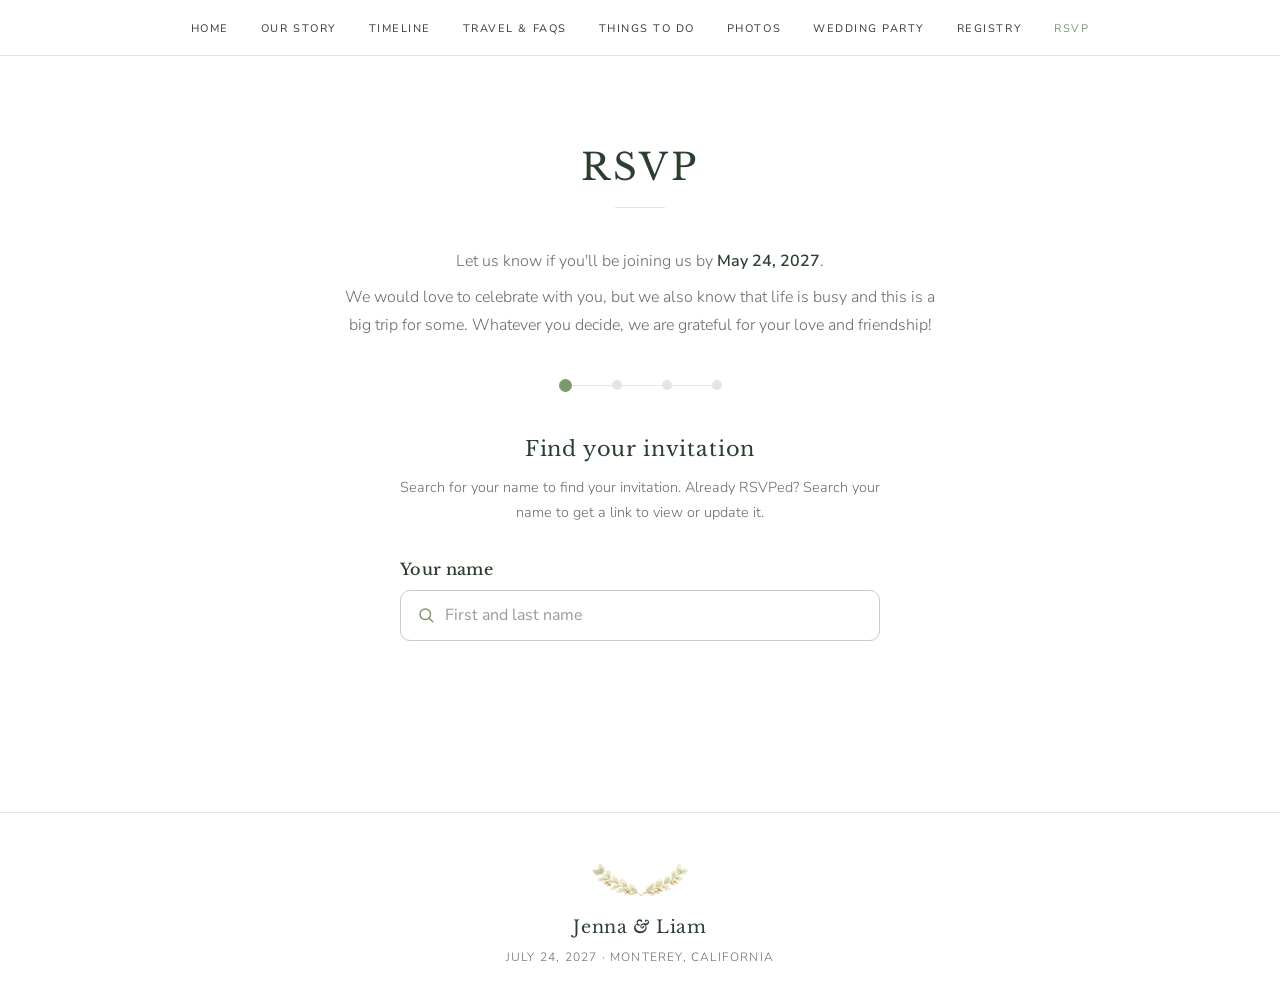
<file: rsvp.html>
<!DOCTYPE html>
<html lang="en">
<head>
  <meta charset="UTF-8">
  <meta name="viewport" content="width=device-width, initial-scale=1.0">
  <title>RSVP | Jenna & Liam</title>
  <link rel="preconnect" href="https://fonts.googleapis.com">
  <link rel="preconnect" href="https://fonts.gstatic.com" crossorigin>
  <link href="https://fonts.googleapis.com/css2?family=Libre+Baskerville:ital,wght@0,400;0,700;1,400&family=Nunito+Sans:wght@300;400;500&display=swap" rel="stylesheet">
  <link rel="icon" type="image/png" href="images/oak-leaf-favicon.png">
  <link rel="stylesheet" href="css/styles.css?v=131">
</head>
<body>

  <nav class="main-nav" id="main-nav">
    <div class="nav-inner">
      <a href="index.html" class="nav-brand">J &amp; L</a>
      <button class="nav-toggle" id="nav-toggle" aria-label="Toggle navigation" aria-expanded="false">
        <span></span>
        <span></span>
        <span></span>
      </button>
      <ul class="nav-links" id="nav-links">
        <li><a href="index.html">Home</a></li>
        <li><a href="our-story.html">Our Story</a></li>
        <li><a href="timeline.html">Timeline</a></li>
        <li><a href="travel.html">Travel &amp; FAQs</a></li>
        <li><a href="things-to-do.html">Things to Do</a></li>
        <li><a href="photos.html">Photos</a></li>
        <li><a href="wedding-party.html">Wedding Party</a></li>
        <li><a href="registry.html">Registry</a></li>
        <li><a href="rsvp.html" class="nav-active">RSVP</a></li>
      </ul>
    </div>
  </nav>

  <main>
    <section class="content-section rsvp-section">
      <h2 class="section-heading" id="rsvp-title">RSVP</h2>
      <div class="section-divider"></div>
      <p class="section-intro" id="rsvp-intro">Let us know if you'll be joining us by <strong>May 24, 2027</strong>.</p>
      <p class="section-intro">We would love to celebrate with you, but we also know that life is busy and this is a big trip for some. Whatever you decide, we are grateful for your love and friendship!</p>

      <!-- Progress Indicator (built dynamically by JS based on step count) -->
      <div class="rsvp-progress" id="rsvp-progress"></div>

      <div class="rsvp-form-container" id="rsvp-form-container">

        <!-- Shown above the form steps while a guest is changing their RSVP
             from their Your RSVP page (see startEdit in rsvp.js) -->
        <p class="edit-eyebrow" id="edit-eyebrow" hidden>Updating your RSVP</p>

        <!-- Step 1: Name Search -->
        <div class="rsvp-step active" id="step-1">
          <h3 class="step-heading">Find your invitation</h3>
          <p class="step-description">Search for your name to find your invitation. Already RSVPed? Search your name to get a link to view or update it.</p>
          <div class="form-group">
            <label for="guest-search">Your name</label>
            <input type="text" id="guest-search" placeholder="First and last name" autocomplete="off">
            <div class="search-results" id="search-results"></div>
          </div>
        </div>

        <!-- Loading screen: shown on its own (not part of the step flow) while
             we look up the guest's party after they pick their name -->
        <div class="rsvp-step" id="step-loading">
          <div id="loading-content"></div>
        </div>

        <!-- Step: Who's RSVPing today? Lets guests respond for just part of
             their party. Skipped automatically when there's only one person. -->
        <div class="rsvp-step" id="step-who">
          <h3 class="step-heading">Who's RSVPing today?</h3>
          <p class="step-description">Choose everyone you're responding for. Any adults you don't choose can find their name and RSVP on their own later.</p>
          <div class="who-list" id="who-list"></div>
          <!-- Inline message if something needs fixing before continuing (filled in by JS) -->
          <p class="step-error" id="who-error" role="alert" hidden></p>
          <div class="step-nav">
            <button type="button" class="step-btn step-btn--back" data-dir="prev">Back</button>
            <button type="button" class="step-btn step-btn--next" data-dir="next">Continue</button>
          </div>
        </div>

        <!-- Step 2: Party Selection -->
        <div class="rsvp-step" id="step-2">
          <h3 class="step-heading">Can you make it?</h3>
          <p class="step-description" id="step-2-desc" style="display:none;"></p>
          <div class="party-members" id="party-members"></div>
          <div class="step-nav">
            <button type="button" class="step-btn step-btn--back" data-dir="prev">Back</button>
            <button type="button" class="step-btn step-btn--next" data-dir="next">Continue</button>
          </div>
        </div>

        <!-- Step: +1's name. Only shown when someone's +1 is coming. Fields are
             built by JS (one first/last pair per +1). -->
        <div class="rsvp-step" id="step-plusone">
          <h3 class="step-heading">Who's your +1?</h3>
          <p class="step-description">Let us know their first and last name. We'll use it for the seating chart.</p>
          <div id="plusone-fields"></div>
          <div class="step-nav">
            <button type="button" class="step-btn step-btn--back" data-dir="prev">Back</button>
            <button type="button" class="step-btn step-btn--next" data-dir="next">Continue</button>
          </div>
        </div>

        <!-- Step: Email -->
        <div class="rsvp-step" id="step-email">
          <h3 class="step-heading">Your email</h3>
          <p class="step-description">We'll send updates from jennaliam2027@gmail.com.</p>
          <div class="form-group">
            <label for="guest-email">Email address</label>
            <input type="email" id="guest-email" placeholder="you@email.com" autocomplete="email">
          </div>
          <div class="step-nav">
            <button type="button" class="step-btn step-btn--back" data-dir="prev">Back</button>
            <button type="button" class="step-btn step-btn--next" data-dir="next">Continue</button>
          </div>
        </div>

        <!-- Step 3: Meal & Dietary (attending only). The last step of part 1:
             submitting here saves the RSVP. -->
        <div class="rsvp-step" id="step-3">
          <h3 class="step-heading">Dinner selections</h3>
          <p class="step-description">Dinner will start with a garden green house salad, and all entrees will come with a side of red roasted potatoes. If you have dietary restrictions, please note them below and we&rsquo;ll coordinate with the venue to make sure they&rsquo;re accounted for.</p>
          <div class="meal-selections" id="meal-selections"></div>
          <div class="step-nav">
            <button type="button" class="step-btn step-btn--back" data-dir="prev">Back</button>
            <button type="button" class="step-btn step-btn--submit" id="submit-rsvp">Submit RSVP</button>
          </div>
        </div>

        <!-- ============ PART 2: optional questions (after the RSVP is saved) ============
             Each step can be skipped. Answers are saved as guests go. -->

        <!-- Part 2: Special Song (only for married/partnered guests) -->
        <div class="rsvp-step" id="step-special-song">
          <h3 class="step-heading" id="special-song-heading"></h3>
          <p class="step-description">We want to make our dinner playlist special for everyone!</p>
          <div class="form-group">
            <label for="special-song-input">Your song</label>
            <input type="text" id="special-song-input" placeholder="Song title and artist">
          </div>
          <div class="step-nav">
            <button type="button" class="step-btn step-btn--back edit-only" data-edit-back>Back</button>
            <button type="button" class="step-btn step-btn--skip">Skip</button>
            <button type="button" class="step-btn step-btn--next" data-dir="next">Continue</button>
          </div>
        </div>

        <!-- Part 2: Song requests -->
        <div class="rsvp-step" id="step-songs">
          <h3 class="step-heading">Song requests</h3>
          <p class="step-description">What songs will get you on the dance floor?</p>
          <div class="form-group">
            <label for="song-request">Your songs</label>
            <textarea id="song-request" rows="3" placeholder="Song title and artist"></textarea>
          </div>
          <div class="step-nav">
            <button type="button" class="step-btn step-btn--back edit-only" data-edit-back>Back</button>
            <button type="button" class="step-btn step-btn--skip">Skip</button>
            <button type="button" class="step-btn step-btn--next" data-dir="next">Continue</button>
          </div>
        </div>

        <!-- Part 2: Photo upload -->
        <div class="rsvp-step" id="step-photo">
          <h3 class="step-heading">Share photos</h3>
          <p class="step-description">Share pics from any of your favorite memories with the bride / groom. We&rsquo;ll put them in a slideshow to show on the wedding day.</p>
          <div class="photo-upload-area" id="photo-upload-area">
            <div class="upload-dropzone" id="upload-dropzone">
              <p class="upload-text">Browse photos</p>
              <p class="upload-hint">You can choose more than one. JPG or PNG, up to 10 MB each.</p>
              <!-- "multiple" lets guests pick several photos at once -->
              <input type="file" id="photo-input" accept="image/*" multiple class="visually-hidden">
            </div>
            <!-- The photos they've chosen, as thumbnails (each can be removed),
                 plus a tile to add more. Built by renderPhotoPreviews() in rsvp.js -->
            <div class="upload-previews" id="upload-previews" hidden></div>
          </div>
          <div class="step-nav">
            <button type="button" class="step-btn step-btn--skip">Skip</button>
            <button type="button" class="step-btn step-btn--next" id="photo-continue">Continue</button>
          </div>
        </div>

        <!-- Your RSVP: what a guest told us, with ways to change it. Opened from
             the button in their emails (rsvp.html?code=...). The cards are
             built by renderSummary() in rsvp.js. -->
        <div class="rsvp-step" id="step-summary" style="display:none;">
          <svg class="summary-check" id="summary-check" viewBox="0 0 52 52" aria-hidden="true" hidden>
            <circle cx="26" cy="26" r="24"/>
            <path d="M16.5 26.5 L23 33 L36 19.5"/>
          </svg>
          <h3 class="step-heading" id="summary-heading">Your RSVP</h3>
          <p class="step-description" id="summary-subheader"></p>
          <div id="summary-cards"></div>
          <p class="summary-small" id="summary-small"></p>
          <!-- For adding photos from the Photos row -->
          <input type="file" id="summary-photo-input" accept="image/*" multiple class="visually-hidden">
        </div>

        <!-- Already RSVPed: they picked their name in the search. For privacy,
             nothing about their RSVP shows here; we email a private link to
             the address used for their RSVP. -->
        <div class="rsvp-step" id="step-already" style="display:none;">
          <svg class="envelope-art" viewBox="0 0 64 52" aria-hidden="true">
            <rect x="4" y="10" width="48" height="34" rx="4"/>
            <path d="M5.5 12.5 L28 30 L50.5 12.5"/>
          </svg>
          <h3 class="step-heading">You&rsquo;ve already RSVPed</h3>
          <p class="step-description" id="already-text">Want to see your RSVP or make changes? We&rsquo;ll email a private link to the address used for your RSVP.</p>
          <div class="step-nav step-nav--center" id="already-buttons">
            <button type="button" class="step-btn step-btn--back" id="already-back">Search again</button>
            <button type="button" class="step-btn step-btn--next" id="already-send">Email link</button>
          </div>
          <p class="step-description decline-small" id="already-note">Don&rsquo;t use that email anymore? Reach out to us at <a href="mailto:jennaliam2027@gmail.com">jennaliam2027@gmail.com</a> and we&rsquo;ll help.</p>
        </div>

        <div class="rsvp-step" id="step-link-sent" style="display:none;">
          <svg class="envelope-art" viewBox="0 0 64 52" aria-hidden="true">
            <rect x="4" y="10" width="48" height="34" rx="4"/>
            <path d="M5.5 12.5 L28 30 L50.5 12.5"/>
            <circle cx="51" cy="13" r="10" class="envelope-badge"/>
            <path d="M46.5 13.2 L49.8 16.5 L55.8 10"/>
          </svg>
          <h3 class="step-heading">Check your email</h3>
          <p class="step-description" id="link-sent-text">We sent you a link. It might take a few minutes to arrive. If you don&rsquo;t see it, check your spam folder too.</p>
          <div class="step-nav step-nav--center">
            <button type="button" class="step-btn step-btn--secondary" id="link-resend">Resend email</button>
          </div>
        </div>

        <!-- "Can't make it" screen -->
        <div class="rsvp-step" id="step-decline" style="display:none;">
          <!-- Flower and vines drawing, added by rsvp.js (same one as the loader) -->
          <div id="decline-art"></div>
          <h3 class="step-heading">We'll miss you</h3>
          <p class="step-description" id="decline-text">Thanks for letting us know. We&rsquo;ll find another time to see each other!</p>
          <p class="step-description decline-small" id="decline-small">If your plans change before May 24, we&rsquo;ve emailed you a link to update your RSVP.</p>
          <div class="step-nav step-nav--center">
            <a href="index.html" class="step-btn step-btn--back decline-home">Back to home</a>
          </div>
        </div>

        <!-- Confirmation screen. It has three versions, switched by
             setConfirmation() in rsvp.js:
               "rsvp"     right after the RSVP: dinner table + optional questions invite
               "later"    they chose "Maybe later": dinner table + emailed-link note
               "finished" they finished the optional questions: dancing couple
             Each line of a drawing draws itself when it appears (see
             .confirm-art in styles.css). White "bg" shapes hide lines that are
             behind something, like the guests behind the table. -->
        <div class="rsvp-step" id="step-confirmation" style="display:none;">
          <!-- Dinner table: four guests, plates, glasses, flowers in the middle -->
          <svg class="confirm-art confirm-art--dinner" id="confirm-art-dinner" viewBox="6 33 148 103.4" xmlns="http://www.w3.org/2000/svg" aria-hidden="true">
            <circle class="pl" style="animation-delay:0.0s" pathLength="1" cx="12.5" cy="66.6" r="1.4"/>
            <path class="pl" style="animation-delay:0.02s" pathLength="1" d="M12.5,68 C12.2,76 11.8,86 12,93 L11.5,125"/>
            <path class="pl" style="animation-delay:0.04s" pathLength="1" d="M12,93 L40,93"/>
            <path class="pl" style="animation-delay:0.06s" pathLength="1" d="M31,93 L31.5,125"/>
            <path class="pl" style="animation-delay:0.08s" pathLength="1" d="M11.7,112 L31.3,112"/>
            <circle class="pl" style="animation-delay:0.1s" pathLength="1" cx="147.5" cy="66.6" r="1.4"/>
            <path class="pl" style="animation-delay:0.12s" pathLength="1" d="M147.5,68 C147.8,76 148.2,86 148,93 L148.5,125"/>
            <path class="pl" style="animation-delay:0.14s" pathLength="1" d="M148,93 L120,93"/>
            <path class="pl" style="animation-delay:0.16s" pathLength="1" d="M129,93 L128.5,125"/>
            <path class="pl" style="animation-delay:0.18s" pathLength="1" d="M148.3,112 L128.7,112"/>
            <path class="pl bg" style="animation-delay:0.2s" pathLength="1" d="M18.5,45.5 C13.5,47 12.8,54.5 14.6,60.5 C16.2,56.5 17.6,53.5 20,51.5 Z"/>
            <path class="pl" style="animation-delay:0.22s" pathLength="1" d="M22,54.87 C22,57.4 17.9,58.6 17.8,64.5 C17.6,72 18,85 18,93"/>
            <path class="pl" style="animation-delay:0.24s" pathLength="1" d="M27.5,55.07 C27.5,57.2 31.6,57.6 32.2,63.5 C32.7,71 31.4,82 33.5,89 L40,89"/>
            <path class="pl" style="animation-delay:0.26s" pathLength="1" d="M31.04,59.68 C35.5,66.5 37.6,64.5 37.5,57.5"/>
            <path class="pl note bg" style="animation-delay:0.28s" pathLength="1" d="M34.9,48 C34.9,52.5 40.1,52.5 40.1,48 Z"/>
            <path class="pl note" style="animation-delay:0.3s" pathLength="1" d="M37.5,51.38 L37.5,59.1 M35.7,59.1 L39.3,59.1"/>
            <circle class="pl bg" style="animation-delay:0.32s" pathLength="1" cx="25" cy="48" r="7.5"/>
            <path class="pl bg" style="animation-delay:0.34s" pathLength="1" d="M28.17,41.2 C26,38.6 21,38.4 18.6,42 C16.4,45.3 16.6,49 17.6,51.2 C19,50.4 19.8,48.6 20.2,46.6 C20.8,43.6 24,42 28.17,41.2 Z"/>
            <path class="pl" style="animation-delay:0.37s" pathLength="1" d="M27.5,47 q1.1,0.9 2.2,0 M28,51.2 q1.3,1 2.6,0"/>
            <path class="pl" style="animation-delay:0.39s" pathLength="1" d="M138,54.87 C138,57.4 142.1,58.6 142.2,64.5 C142.4,72 142,85 142,93"/>
            <path class="pl" style="animation-delay:0.41s" pathLength="1" d="M132.5,55.07 C132.5,57.2 128.4,57.6 127.8,63.5 C127.3,71 128.6,82 126.5,89 L120,89"/>
            <path class="pl" style="animation-delay:0.43s" pathLength="1" d="M128.96,59.68 C124.5,66.5 122.4,64.5 122.5,57.5"/>
            <path class="pl note bg" style="animation-delay:0.45s" pathLength="1" d="M119.9,48 C119.9,52.5 125.1,52.5 125.1,48 Z"/>
            <path class="pl note" style="animation-delay:0.47s" pathLength="1" d="M122.5,51.38 L122.5,59.1 M120.7,59.1 L124.3,59.1"/>
            <circle class="pl bg" style="animation-delay:0.49s" pathLength="1" cx="135" cy="48" r="7.5"/>
            <path class="pl bg" style="animation-delay:0.51s" pathLength="1" d="M131.83,41.2 C134,38.4 139.5,38.4 141.8,41.6 C143.6,44.2 143.4,47.8 142.4,50 C141.4,48.6 140.6,46.6 140.2,45 C139,42.4 135.5,41.6 131.83,41.2 Z"/>
            <path class="pl" style="animation-delay:0.53s" pathLength="1" d="M136.6,46.4 C138.6,46.2 138.8,49.8 136.8,50"/>
            <path class="pl" style="animation-delay:0.55s" pathLength="1" d="M130.3,47 q1.1,0.9 2.2,0 M129.4,51.2 q1.3,1 2.6,0"/>
            <path class="pl" style="animation-delay:0.57s" pathLength="1" d="M61,53.23 L61,56.5 C57,57 54,58 53,61 L52,92"/>
            <path class="pl" style="animation-delay:0.59s" pathLength="1" d="M65,53.23 L65,56.5 C69,57 72,58 73,61 L74,92"/>
            <path class="pl" style="animation-delay:0.61s" pathLength="1" d="M61,56.5 Q63,60.2 65,56.5"/>
            <path class="pl" style="animation-delay:0.63s" pathLength="1" d="M53,61 C48.5,64.5 46.5,69 47.4,69.6 C48.6,70 46.8,61.1 48.6,57.5"/>
            <path class="pl note" style="animation-delay:0.65s" pathLength="1" d="M48.6,57.5 L48.6,51.5 M47.3,51.5 L49.9,51.5 M47.3,51.5 L47.3,48.9 M48.6,51.5 L48.6,48.9 M49.9,51.5 L49.9,48.9"/>
            <circle class="pl bg" style="animation-delay:0.67s" pathLength="1" cx="63" cy="46" r="7.5"/>
            <path class="pl bg" style="animation-delay:0.69s" pathLength="1" d="M55.8,52.2 C54,43 56.5,36.8 63,36.8 C69.5,36.8 72,43 70.2,52.2 C69.3,52.6 68.6,52.2 68.4,51 C68.6,46.5 68,43.4 65.6,41.8 C62.6,43.2 59.2,43.6 57.8,44.2 C57.4,46.6 57.5,49 57.6,51 C57.4,52.2 56.6,52.6 55.8,52.2 Z"/>
            <path class="pl" style="animation-delay:0.71s" pathLength="1" d="M59.4,46.8 q1,0.85 2,0 M64.6,46.8 q1,0.85 2,0 M61.6,50.2 q1.4,1.1 2.8,0"/>
            <path class="pl" style="animation-delay:0.73s" pathLength="1" d="M95,53.23 L95,56.5 C91,57 88,58 87,61 L86,92"/>
            <path class="pl" style="animation-delay:0.75s" pathLength="1" d="M99,53.23 L99,56.5 C103,57 106,58 107,61 L108,92"/>
            <path class="pl" style="animation-delay:0.77s" pathLength="1" d="M90.3,57.62 L97,66 L103.7,57.62"/>
            <path class="pl" style="animation-delay:0.79s" pathLength="1" d="M95,56.5 L97,60 L99,56.5"/>
            <path class="pl" style="animation-delay:0.81s" pathLength="1" d="M107,61 C111.5,64.5 113.5,69 112.6,69.6 C111.4,70 113.2,61.1 111.4,57.5"/>
            <path class="pl note" style="animation-delay:0.83s" pathLength="1" d="M111.4,57.5 L111.4,51.5 M110.1,51.5 L112.7,51.5 M110.1,51.5 L110.1,48.9 M111.4,51.5 L111.4,48.9 M112.7,51.5 L112.7,48.9"/>
            <circle class="pl bg" style="animation-delay:0.85s" pathLength="1" cx="97" cy="46" r="7.5"/>
            <path class="pl" style="animation-delay:0.87s" pathLength="1" d="M89.5,45.8 C87.3,45.6 87.3,49.6 90.42,49.6"/>
            <path class="pl" style="animation-delay:0.89s" pathLength="1" d="M104.5,45.8 C106.7,45.6 106.7,49.6 103.58,49.6"/>
            <path class="pl bg" style="animation-delay:0.91s" pathLength="1" d="M89.76,44.06 C88.8,38.5 92.5,36.6 97,36.6 C101.5,36.6 105.2,38.5 104.24,44.06 C103,41.5 100.5,40.6 98,41.6 C95,40 91.5,41.5 89.76,44.06 Z"/>
            <path class="pl" style="animation-delay:0.93s" pathLength="1" d="M93.4,46.8 q1,0.85 2,0 M98.6,46.8 q1,0.85 2,0 M95.6,50.2 q1.4,1.1 2.8,0"/>
            <path class="bg" d="M36,80 C35.5,96 34,110 33,124 C40.83,127 48.67,132.66 56.5,129.66 C64.33,132.66 72.17,135 80,132 C87.83,135 95.67,132.66 103.5,129.66 C111.33,132.66 119.17,127 127,124 C126,110 124.5,96 124,80 A44,11 0 0 1 36,80 Z"/>
            <path class="pl" style="animation-delay:0.95s" pathLength="1" d="M36,80 C35.5,96 34,110 33,124 C40.83,127 48.67,132.66 56.5,129.66 C64.33,132.66 72.17,135 80,132 C87.83,135 95.67,132.66 103.5,129.66 C111.33,132.66 119.17,127 127,124 C126,110 124.5,96 124,80"/>
            <path class="pl" style="animation-delay:0.97s" pathLength="1" d="M56.5,129.66 C56.5,119.66 57.5,111 57.5,101"/>
            <path class="pl" style="animation-delay:0.99s" pathLength="1" d="M80,132 C80,122 80,112 80,102"/>
            <path class="pl" style="animation-delay:1.01s" pathLength="1" d="M103.5,129.66 C103.5,119.66 102.5,111 102.5,101"/>
            <ellipse class="pl bg" style="animation-delay:1.03s" pathLength="1" cx="80" cy="80" rx="44" ry="11"/>
            <ellipse class="pl bg" style="animation-delay:1.06s" pathLength="1" cx="63" cy="74.5" rx="6.5" ry="1.9"/>
            <path class="pl bg" style="animation-delay:1.08s" pathLength="1" d="M59.6,74.4 C60,71.7 66,71.7 66.4,74.4 C64.6,75.2 61.4,75.2 59.6,74.4 Z"/>
            <ellipse class="pl bg" style="animation-delay:1.1s" pathLength="1" cx="97" cy="74.5" rx="6.5" ry="1.9"/>
            <path class="pl bg" style="animation-delay:1.12s" pathLength="1" d="M93.6,74.4 C94,71.7 100,71.7 100.4,74.4 C98.6,75.2 95.4,75.2 93.6,74.4 Z"/>
            <ellipse class="pl bg" style="animation-delay:1.14s" pathLength="1" cx="47" cy="81" rx="6.5" ry="1.9"/>
            <path class="pl bg" style="animation-delay:1.16s" pathLength="1" d="M43.6,80.9 C44,78.2 50,78.2 50.4,80.9 C48.6,81.7 45.4,81.7 43.6,80.9 Z"/>
            <ellipse class="pl bg" style="animation-delay:1.18s" pathLength="1" cx="113" cy="81" rx="6.5" ry="1.9"/>
            <path class="pl bg" style="animation-delay:1.2s" pathLength="1" d="M109.6,80.9 C110,78.2 116,78.2 116.4,80.9 C114.6,81.7 111.4,81.7 109.6,80.9 Z"/>
            <path class="pl" style="animation-delay:1.22s" pathLength="1" d="M79,69 C78.4,65.6 76.5,64 73,61.5"/>
            <path class="pl" style="animation-delay:1.24s" pathLength="1" d="M80,69 L80,55.5"/>
            <path class="pl" style="animation-delay:1.26s" pathLength="1" d="M81,69 C81.6,65.6 83.5,64 87,61.5"/>
            <path class="pl bg" style="animation-delay:1.28s" pathLength="1" d="M77.2,66.6 C75.4,70.5 75.4,79 80,79 C84.6,79 84.6,70.5 82.8,66.6 Z"/>
            <path class="pl note bg" style="animation-delay:1.3s" pathLength="1" d="M72.93,58.53 C74.71,55.66 77.41,58.46 74.48,60.14 C77.76,60.94 75.94,64.38 73.43,62.11 C73.68,65.48 69.85,64.8 71.23,61.72 C68.1,63 67.56,59.14 70.92,59.51 C68.74,56.93 72.24,55.22 72.93,58.53 Z"/>
            <circle class="pl note bg" style="animation-delay:1.32s" pathLength="1" cx="72.6" cy="60.4" r="1.04"/>
            <path class="pl note bg" style="animation-delay:1.34s" pathLength="1" d="M87.07,58.53 C87.76,55.22 91.26,56.93 89.08,59.51 C92.44,59.14 91.9,63 88.77,61.72 C90.15,64.8 86.32,65.48 86.57,62.11 C84.06,64.38 82.24,60.94 85.52,60.14 C82.59,58.46 85.29,55.66 87.07,58.53 Z"/>
            <circle class="pl note bg" style="animation-delay:1.36s" pathLength="1" cx="87.4" cy="60.4" r="1.04"/>
            <path class="pl note bg" style="animation-delay:1.38s" pathLength="1" d="M80,52.6 C81.48,48.85 85.2,51.55 82.09,54.12 C86.12,54.37 84.7,58.74 81.29,56.58 C82.3,60.49 77.7,60.49 78.71,56.58 C75.3,58.74 73.88,54.37 77.91,54.12 C74.8,51.55 78.52,48.85 80,52.6 Z"/>
            <circle class="pl note bg" style="animation-delay:1.4s" pathLength="1" cx="80" cy="54.8" r="1.21"/>
          </svg>

          <!-- Couple dancing, with music notes -->
          <svg class="confirm-art confirm-art--dance" id="confirm-art-dance" style="display:none;" viewBox="30 0 150 140" xmlns="http://www.w3.org/2000/svg" aria-hidden="true">
            <circle class="pl" style="animation-delay:0.0s" pathLength="1" cx="78" cy="30" r="9"/>
            <path class="pl" style="animation-delay:0.03s" pathLength="1" d="M69.62,26.71 A4.4,4.4 0 1 1 71.97,23.32"/>
            <path class="pl" style="animation-delay:0.06s" pathLength="1" d="M69.35,27.5 C72,23.2 80,21.8 86.06,26"/>
            <path class="pl" style="animation-delay:0.08s" pathLength="1" d="M80,29.6 q1.5,1.2 3,0"/>
            <path class="pl" style="animation-delay:0.11s" pathLength="1" d="M80.6,34 q1.8,1.4 3.6,0"/>
            <path class="pl" style="animation-delay:0.14s" pathLength="1" d="M75.6,38.67 C75.6,42 74.6,43.6 73,44"/>
            <path class="pl" style="animation-delay:0.17s" pathLength="1" d="M80.4,38.67 C80.4,42 81.4,43.6 83,44"/>
            <path class="pl" style="animation-delay:0.19s" pathLength="1" d="M73,44 Q78,48.5 83,44"/>
            <path class="pl" style="animation-delay:0.22s" pathLength="1" d="M107,116 C98,101 88,85 82,69 L82,66 C82,59 83,52 83,44 C90,37 96,27 98,15.5 C97,12 98.2,9.6 100,9.6 C101.8,9.6 103,12 102,15.5 C104,26 106,35 111,42 C112,56 112,70 113,84"/>
            <path class="pl" style="animation-delay:0.25s" pathLength="1" d="M71.29,78.27 C66,71 64.5,53 73,44 C74,52 74,59 74,66 L74,69 C70,86 60,104 50,122 C57,127 64,121 72,126 C80,130 86,123 94,126 C99,127 103,121 107,116"/>
            <path class="pl" style="animation-delay:0.28s" pathLength="1" d="M74,66 L82,66 M74,69 L82,69"/>
            <path class="pl" style="animation-delay:0.31s" pathLength="1" d="M77,69 C76,88 74.5,104 73,118"/>
            <path class="pl" style="animation-delay:0.33s" pathLength="1" d="M80,69 C84,88 87,104 89,118.5"/>
            <path class="pl" style="animation-delay:0.36s" pathLength="1" d="M79,127.17 L79,132.4 C79,133.4 78.2,134 77.2,134 L70.4,134 C69.2,134 69,133 70,132.4 L74,130.4 L74,126.79"/>
            <path class="pl" style="animation-delay:0.39s" pathLength="1" d="M84,126.12 L84,131 C84,132 84.8,132.6 85.8,132.6 L92.6,132.6 C93.8,132.6 94,131.6 93,131 L89,129 L89,125.25"/>
            <circle class="pl" style="animation-delay:0.42s" pathLength="1" cx="122" cy="28" r="9.5"/>
            <path class="pl" style="animation-delay:0.44s" pathLength="1" d="M112.55,27 C111,17 120,13 127,15.5 C131,17.5 133.5,22 131.49,27.5"/>
            <path class="pl" style="animation-delay:0.47s" pathLength="1" d="M113.17,24.5 C117,22.5 123,22 127,15.5"/>
            <path class="pl" style="animation-delay:0.5s" pathLength="1" d="M131.45,27 C134.85,27.6 133.22,31.6 130.62,32"/>
            <path class="pl" style="animation-delay:0.53s" pathLength="1" d="M116.8,29.4 q1.5,1.2 3,0"/>
            <path class="pl" style="animation-delay:0.56s" pathLength="1" d="M116.3,33.8 q1.8,1.4 3.6,0"/>
            <path class="pl" style="animation-delay:0.58s" pathLength="1" d="M119.4,37.14 L119.4,41.06 M124.6,37.14 L124.6,41.06"/>
            <path class="pl" style="animation-delay:0.61s" pathLength="1" d="M111,42 Q122,40 133,42"/>
            <path class="pl" style="animation-delay:0.64s" pathLength="1" d="M131.96,70 C141,63 140,50 133,42 C133,56 132,70 131,84"/>
            <path class="pl" style="animation-delay:0.67s" pathLength="1" d="M116,41.3 L122,60 L128,41.3"/>
            <path class="pl" style="animation-delay:0.69s" pathLength="1" d="M119.8,43.9 L122,45.3 L119.8,46.7 Z M124.2,43.9 L122,45.3 L124.2,46.7 Z"/>
            <path class="pl" style="animation-delay:0.72s" pathLength="1" d="M122,60 L122,84 M113,84 L131,84"/>
            <circle class="dot" style="animation-delay:0.75s" cx="122" cy="66" r="1.1"/>
            <path class="pl" style="animation-delay:0.75s" pathLength="1" d="M114,84 C114,100 113.5,116 113.5,131"/>
            <path class="pl" style="animation-delay:0.78s" pathLength="1" d="M130,84 C130,100 131,116 131.5,131"/>
            <path class="pl" style="animation-delay:0.81s" pathLength="1" d="M120,131 C120,116 121,100 122,91 C123,100 124,116 125,131"/>
            <path class="pl" style="animation-delay:0.83s" pathLength="1" d="M113.5,131 L120,131 L120,134 L108,134 C108,132.5 111,131.5 113.5,131"/>
            <path class="pl" style="animation-delay:0.86s" pathLength="1" d="M125,131 L131.5,131 C134,131.5 137,132.5 137,134 L125,134 Z"/>
            <ellipse class="pl note" style="animation-delay:0.89s" pathLength="1" cx="44" cy="54" rx="4" ry="3" transform="rotate(-20 44 54)"/>
            <path class="pl note" style="animation-delay:0.92s" pathLength="1" d="M47.6,53 L47.6,38 C50,40 53,41 54,45"/>
            <ellipse class="pl note" style="animation-delay:0.94s" pathLength="1" cx="152" cy="46" rx="4" ry="3" transform="rotate(-20 152 46)"/>
            <ellipse class="pl note" style="animation-delay:0.97s" pathLength="1" cx="164" cy="42" rx="4" ry="3" transform="rotate(-20 164 42)"/>
            <path class="pl note" style="animation-delay:1.0s" pathLength="1" d="M155.6,45 L155.6,30 L167.6,26 L167.6,41"/>
          </svg>

          <h3 class="step-heading" id="confirm-heading">Got your RSVP!</h3>
          <p class="step-description" id="confirm-subheader">See you in July! We can&rsquo;t wait to dance with you.</p>

          <!-- "Maybe later" version: these fade in where the invite was -->
          <p class="step-description confirm-later" id="confirm-later-note" hidden>We&rsquo;ve emailed you a copy of your answers and a link to come back to this form, so you can answer the optional questions anytime.</p>
          <div class="step-nav step-nav--center confirm-later confirm-later-cta" id="confirm-later-cta" hidden>
            <a href="travel.html" class="step-btn step-btn--next">Get travel tips</a>
          </div>

          <!-- "Thanks for sharing!" version: invite them to add their pin to the
               guest map (opens the Travel page; the pin is linked to their RSVP) -->
          <div class="confirm-pin" id="confirm-pin" hidden>
            <p class="step-description">Show us where you&rsquo;re traveling from on our guest map.</p>
            <div class="step-nav step-nav--center">
              <a href="travel.html?addpin=true" class="step-btn step-btn--next pin-step-link">Add your pin</a>
            </div>
          </div>

          <!-- Invitation into the optional questions (part 2) -->
          <div class="extras-invite" id="extras-invite">
            <p class="step-description">Have a couple more minutes? We&rsquo;d love your answers to a few optional questions about music, photos, and where you&rsquo;re traveling from.</p>
            <div class="step-nav step-nav--center">
              <button type="button" class="step-btn step-btn--back" id="extras-later">Maybe later</button>
              <button type="button" class="step-btn step-btn--next" id="extras-start">Continue</button>
            </div>
          </div>

          <div class="attendee-section" id="attendee-section" style="display:none;">
            <h3 class="step-heading">Who's coming</h3>
            <p class="step-description">Here's who else will be celebrating with us!</p>
            <!-- Opens the Travel page map with the "Our guests" pins showing -->
            <a href="travel.html?guests=true" class="attendee-map-link">See where everyone is traveling from</a>
            <div class="attendee-list" id="attendee-list"></div>
          </div>
        </div>

      </div>
    </section>
  </main>

  <!-- Full-page loader while an RSVP is being sent (filled in by js/rsvp.js) -->
  <div class="page-loader" id="page-loader"></div>

  <!-- Validation Modal -->
  <div class="modal-overlay" id="modal-overlay" style="display:none;">
    <div class="modal">
      <h3 class="modal-heading" id="modal-heading"></h3>
      <p class="modal-message" id="modal-message"></p>
      <button type="button" class="modal-btn" id="modal-close">Continue</button>
    </div>
  </div>

  <footer class="site-footer">
    <div class="crest crest--small">
      <img class="oak-crest oak-crest--small" src="images/oak-crest.png" alt="Oak leaf crest">
    </div>
    <p class="footer-names">Jenna <span class="ampersand">&amp;</span> Liam</p>
    <p class="footer-date">July 24, 2027 &middot; Monterey, California</p>
  </footer>

  <script src="js/main.js?v=4"></script>
  <script src="js/rsvp.js?v=48"></script>
</body>
</html>
</file>
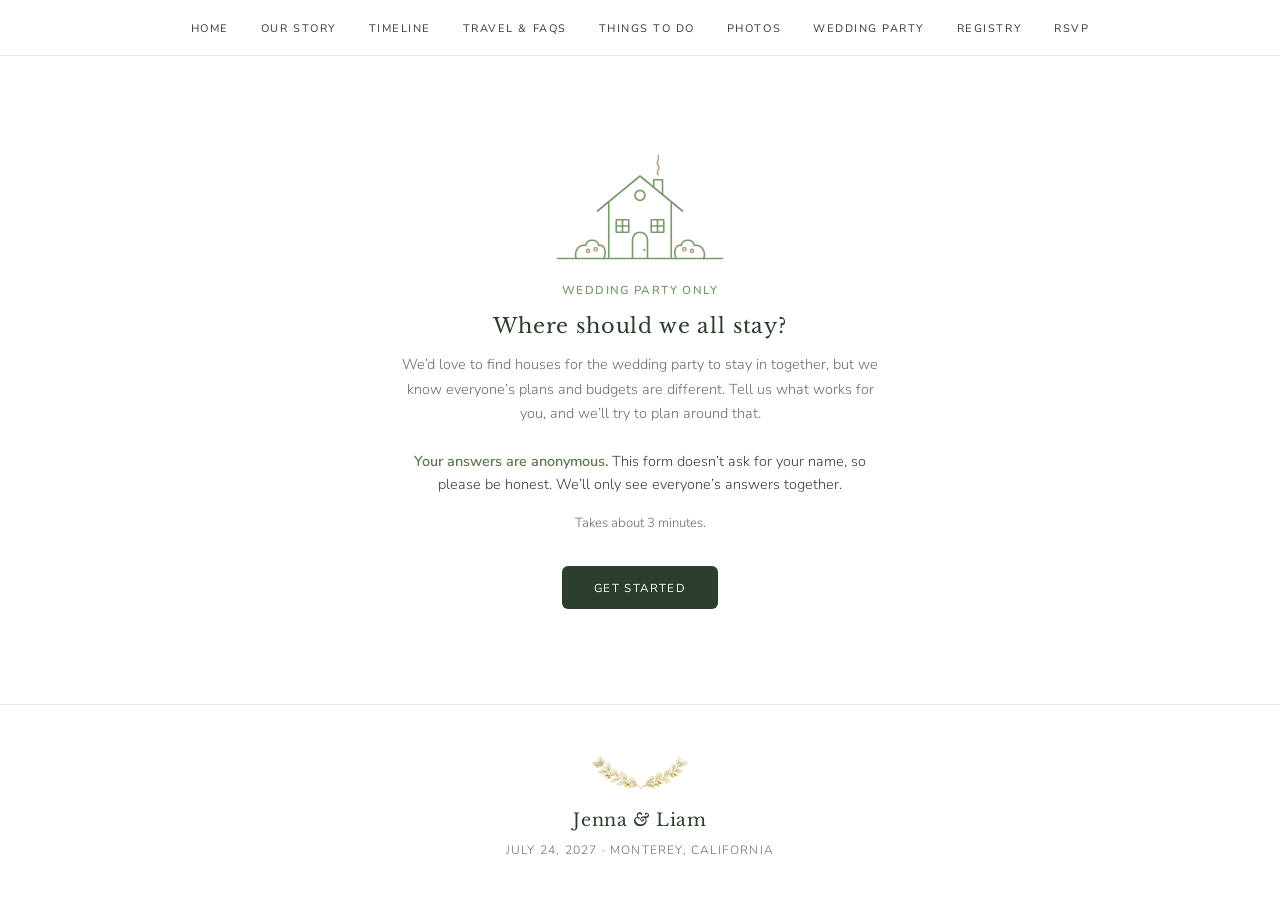
<file: stay.html>
<!DOCTYPE html>
<html lang="en">
<head>
  <meta charset="UTF-8">
  <meta name="viewport" content="width=device-width, initial-scale=1.0">
  <title>Where should we all stay? | Jenna & Liam</title>
  <!-- Only for the wedding party: keep this page out of search results -->
  <meta name="robots" content="noindex, nofollow">
  <!-- The preview card shown when this link is texted or shared -->
  <meta name="description" content="A quick, anonymous form for Jenna and Liam’s wedding party.">
  <meta property="og:type" content="website">
  <meta property="og:url" content="https://jennaliam.info/stay">
  <meta property="og:title" content="Where should we all stay?">
  <meta property="og:description" content="A quick, anonymous form for Jenna and Liam’s wedding party.">
  <meta property="og:image" content="https://jennaliam.info/images/stay-preview.jpg">
  <meta property="og:image:width" content="1200">
  <meta property="og:image:height" content="630">
  <meta name="twitter:card" content="summary_large_image">
  <link rel="preconnect" href="https://fonts.googleapis.com">
  <link rel="preconnect" href="https://fonts.gstatic.com" crossorigin>
  <link href="https://fonts.googleapis.com/css2?family=Libre+Baskerville:ital,wght@0,400;0,700;1,400&family=Nunito+Sans:wght@300;400;500;600&display=swap" rel="stylesheet">
  <link rel="icon" type="image/png" href="images/oak-leaf-favicon.png">
  <link rel="stylesheet" href="css/styles.css?v=134">
</head>
<body>

  <!-- Same menu as the rest of the site (no page highlighted: this form isn't linked from it) -->
  <nav class="main-nav" id="main-nav">
    <div class="nav-inner">
      <a href="index.html" class="nav-brand">J &amp; L</a>
      <button class="nav-toggle" id="nav-toggle" aria-label="Toggle navigation" aria-expanded="false">
        <span></span>
        <span></span>
        <span></span>
      </button>
      <ul class="nav-links" id="nav-links">
        <li><a href="index.html">Home</a></li>
        <li><a href="our-story.html">Our Story</a></li>
        <li><a href="timeline.html">Timeline</a></li>
        <li><a href="travel.html">Travel &amp; FAQs</a></li>
        <li><a href="things-to-do.html">Things to Do</a></li>
        <li><a href="photos.html">Photos</a></li>
        <li><a href="wedding-party.html">Wedding Party</a></li>
        <li><a href="registry.html">Registry</a></li>
        <li><a href="rsvp.html">RSVP</a></li>
      </ul>
    </div>
  </nav>

  <main class="stay-main">
    <section class="content-section stay-section">
      <!-- The form: one step shows at a time (see js/stay.js) -->
      <form class="rsvp-form-container stay-form" id="stay-form" novalidate>

        <!-- Intro -->
        <div class="rsvp-step active" data-step="0">
          <!-- A little house, drawn line by line like the RSVP illustrations -->
          <svg class="confirm-art confirm-art--house" viewBox="12 14 136 88" xmlns="http://www.w3.org/2000/svg" aria-hidden="true">
            <path class="pl" style="animation-delay:0s" pathLength="1" d="M14,100 H146"/>
            <path class="pl" style="animation-delay:0.06s" pathLength="1" d="M46,62 L80,34 L114,62"/>
            <path class="pl" style="animation-delay:0.12s" pathLength="1" d="M55,54.59 V100"/>
            <path class="pl" style="animation-delay:0.18s" pathLength="1" d="M105,54.59 V100"/>
            <path class="pl" style="animation-delay:0.24s" pathLength="1" d="M91,43.06 V37 H98 V48.82"/>
            <circle class="pl" style="animation-delay:0.3s" pathLength="1" cx="80" cy="49.5" r="4"/>
            <path class="pl" style="animation-delay:0.36s" pathLength="1" d="M61,69 H71 V79 H61 Z"/>
            <path class="pl" style="animation-delay:0.42s" pathLength="1" d="M66,69 V79 M61,74 H71"/>
            <path class="pl" style="animation-delay:0.48s" pathLength="1" d="M89,69 H99 V79 H89 Z"/>
            <path class="pl" style="animation-delay:0.54s" pathLength="1" d="M94,69 V79 M89,74 H99"/>
            <path class="pl" style="animation-delay:0.6s" pathLength="1" d="M74,100 V85 A6,6 0 0 1 86,85 V100"/>
            <path class="pl" style="animation-delay:0.78s" pathLength="1" d="M29,100 C27,94 31,88.5 36.5,89.5 C37.5,84 46,84 47,89.5 C51.5,88.5 53.5,95 51,100"/>
            <path class="pl" style="animation-delay:0.84s" pathLength="1" d="M131,100 C133,94 129,88.5 123.5,89.5 C122.5,84 114,84 113,89.5 C108.5,88.5 106.5,95 109,100"/>
            <path class="pl note" style="animation-delay:0.9s" pathLength="1" d="M94.5,33 C92,30.5 97,28.5 94.5,25.5 C92,22.5 96.5,20.5 94.5,17.5"/>
            <circle class="pl note" style="animation-delay:0.96s" pathLength="1" cx="38.5" cy="94" r="1.3"/>
            <circle class="pl note" style="animation-delay:1.02s" pathLength="1" cx="44.5" cy="92.5" r="1.3"/>
            <circle class="pl note" style="animation-delay:1.08s" pathLength="1" cx="115.5" cy="92.5" r="1.3"/>
            <circle class="pl note" style="animation-delay:1.14s" pathLength="1" cx="121.5" cy="94" r="1.3"/>
            <circle class="dot" style="animation-delay:1.2s" cx="83.5" cy="93" r="0.9"/>
          </svg>
          <p class="stay-eyebrow">Wedding party only</p>
          <h3 class="step-heading">Where should we all stay?</h3>
          <p class="step-description">We&rsquo;d love to find houses for the wedding party to stay in together, but we know everyone&rsquo;s plans and budgets are different. Tell us what works for you, and we&rsquo;ll try to plan around that.</p>
          <p class="stay-note"><strong>Your answers are anonymous.</strong> This form doesn&rsquo;t ask for your name, so please be honest. We&rsquo;ll only see everyone&rsquo;s answers together.</p>
          <p class="stay-time">Takes about 3 minutes.</p>
          <div class="step-nav step-nav--center">
            <button type="button" class="step-btn step-btn--next" data-dir="next">Get started</button>
          </div>
        </div>

        <!-- Step 1: Your weekend plans -->
        <div class="rsvp-step" data-step="1">
          <p class="stay-eyebrow">Wedding party form &middot; 1 of 4</p>
          <h3 class="step-heading">Your weekend plans</h3>
          <p class="step-description">We&rsquo;ll need everyone in Monterey for the rehearsal on Friday, July 23 at the latest, and then the wedding is the next day on Saturday, July 24.</p>

          <fieldset class="stay-question" data-required="Please choose the nights you plan to stay.">
            <legend class="stay-question-label">Which nights do you plan to stay?</legend>
            <p class="stay-hint">Choose all that apply.</p>
            <div class="meal-options">
              <label class="meal-option"><input type="checkbox" name="nights" value="Wed, July 21"><span class="meal-option-text"><span class="meal-option-header">Wednesday, July 21</span></span></label>
              <label class="meal-option"><input type="checkbox" name="nights" value="Thu, July 22"><span class="meal-option-text"><span class="meal-option-header">Thursday, July 22</span><span class="meal-option-description">Welcome dinner, 6:00 PM</span></span></label>
              <label class="meal-option"><input type="checkbox" name="nights" value="Fri, July 23"><span class="meal-option-text"><span class="meal-option-header">Friday, July 23</span><span class="meal-option-description">Rehearsal + rehearsal dinner</span></span></label>
              <label class="meal-option"><input type="checkbox" name="nights" value="Sat, July 24"><span class="meal-option-text"><span class="meal-option-header">Saturday, July 24</span><span class="meal-option-description">Wedding</span></span></label>
              <label class="meal-option"><input type="checkbox" name="nights" value="Sun, July 25"><span class="meal-option-text"><span class="meal-option-header">Sunday, July 25</span><span class="meal-option-description">Picnic at Lover&rsquo;s Point, 11:30 AM</span></span></label>
              <label class="meal-option"><input type="checkbox" name="nights" value="Not sure yet" data-exclusive><span class="meal-option-text"><span class="meal-option-header">Not sure yet</span></span></label>
            </div>
          </fieldset>

          <fieldset class="stay-question">
            <legend class="stay-question-label">Which optional events are you planning on attending?</legend>
            <p class="stay-hint">Choose all that apply.</p>
            <div class="meal-options">
              <label class="meal-option"><input type="checkbox" name="events" value="Welcome dinner (Thu)"><span class="meal-option-text"><span class="meal-option-header">Welcome dinner on Thursday</span><span class="meal-option-description">6:00 PM at Gianni&rsquo;s Pizza</span></span></label>
              <label class="meal-option"><input type="checkbox" name="events" value="Picnic (Sun)"><span class="meal-option-text"><span class="meal-option-header">Picnic at Lover&rsquo;s Point on Sunday</span><span class="meal-option-description">11:30 AM in Pacific Grove</span></span></label>
              <label class="meal-option"><input type="checkbox" name="events" value="Not sure yet" data-exclusive><span class="meal-option-text"><span class="meal-option-header">Not sure yet</span></span></label>
            </div>
          </fieldset>

          <p class="step-error" role="alert" hidden></p>
          <div class="step-nav">
            <button type="button" class="step-btn step-btn--back" data-dir="prev">Back</button>
            <button type="button" class="step-btn step-btn--next" data-dir="next">Continue</button>
          </div>
        </div>

        <!-- Step 2: Who's coming with you -->
        <div class="rsvp-step" data-step="2">
          <p class="stay-eyebrow">Wedding party form &middot; 2 of 4</p>
          <h3 class="step-heading">Who&rsquo;s coming with you</h3>
          <p class="step-description">This helps us figure out how many beds we&rsquo;ll need.</p>

          <fieldset class="stay-question" data-required="Please let us know if you’re bringing anyone.">
            <legend class="stay-question-label">Are you bringing your partner, or a +1?</legend>
            <div class="meal-options">
              <label class="meal-option"><input type="radio" name="partner" value="Yes"><span class="meal-option-text"><span class="meal-option-header">Yes</span></span></label>
              <label class="meal-option"><input type="radio" name="partner" value="No, just me"><span class="meal-option-text"><span class="meal-option-header">No, just me</span></span></label>
              <label class="meal-option"><input type="radio" name="partner" value="Not sure yet"><span class="meal-option-text"><span class="meal-option-header">Not sure yet</span></span></label>
            </div>
          </fieldset>

          <fieldset class="stay-question" data-required="Please choose how you’re getting to Monterey.">
            <legend class="stay-question-label">How are you getting to Monterey?</legend>
            <div class="meal-options">
              <label class="meal-option"><input type="radio" name="travel" value="Driving"><span class="meal-option-text"><span class="meal-option-header">Driving</span></span></label>
              <label class="meal-option"><input type="radio" name="travel" value="Flying into MRY"><span class="meal-option-text"><span class="meal-option-header">Flying into Monterey (MRY)</span></span></label>
              <label class="meal-option"><input type="radio" name="travel" value="Flying into SJC"><span class="meal-option-text"><span class="meal-option-header">Flying into San Jose (SJC)</span></span></label>
              <label class="meal-option"><input type="radio" name="travel" value="Flying into SFO"><span class="meal-option-text"><span class="meal-option-header">Flying into San Francisco (SFO)</span></span></label>
              <label class="meal-option"><input type="radio" name="travel" value="Not sure yet"><span class="meal-option-text"><span class="meal-option-header">Not sure yet</span></span></label>
            </div>
          </fieldset>

          <fieldset class="stay-question" data-required="Please let us know if you’ll have a car.">
            <legend class="stay-question-label">Will you have a car while you&rsquo;re there?</legend>
            <div class="meal-options">
              <label class="meal-option"><input type="radio" name="car" value="Yes"><span class="meal-option-text"><span class="meal-option-header">Yes</span></span></label>
              <label class="meal-option"><input type="radio" name="car" value="No"><span class="meal-option-text"><span class="meal-option-header">No</span></span></label>
              <label class="meal-option"><input type="radio" name="car" value="Not sure yet"><span class="meal-option-text"><span class="meal-option-header">Not sure yet</span></span></label>
            </div>
          </fieldset>

          <p class="step-error" role="alert" hidden></p>
          <div class="step-nav">
            <button type="button" class="step-btn step-btn--back" data-dir="prev">Back</button>
            <button type="button" class="step-btn step-btn--next" data-dir="next">Continue</button>
          </div>
        </div>

        <!-- Step 3: Where you'd like to stay -->
        <div class="rsvp-step" data-step="3">
          <p class="stay-eyebrow">Wedding party form &middot; 3 of 4</p>
          <h3 class="step-heading">Where you&rsquo;d like to stay</h3>
          <p class="step-description">There are no wrong answers here!</p>

          <fieldset class="stay-question" data-required="Please choose your first choice.">
            <legend class="stay-question-label">What&rsquo;s your first choice?</legend>
            <div class="meal-options">
              <label class="meal-option"><input type="radio" name="firstChoice" value="House with part of the wedding party"><span class="meal-option-text"><span class="meal-option-header">A house with part of the wedding party</span><span class="meal-option-description">We would probably split bridesmaids + groomsmen across 2 houses, so ~7 people in each. Will probably run ~$115-230/night per person.</span></span></label>
              <label class="meal-option"><input type="radio" name="firstChoice" value="Smaller place with a few people"><span class="meal-option-text"><span class="meal-option-header">A smaller place with a few people</span><span class="meal-option-description">Just you and 1-2 other couples / friends.</span></span></label>
              <label class="meal-option"><input type="radio" name="firstChoice" value="Hotel room block"><span class="meal-option-text"><span class="meal-option-header">Our hotel room block</span><span class="meal-option-description">Portola Hotel &amp; Spa, $309/night plus tax.</span></span></label>
              <label class="meal-option"><input type="radio" name="firstChoice" value="Own place"><span class="meal-option-text"><span class="meal-option-header">Your own place</span><span class="meal-option-description">An Airbnb or hotel room just for you.</span></span></label>
              <label class="meal-option"><input type="radio" name="firstChoice" value="Family or friends"><span class="meal-option-text"><span class="meal-option-header">Staying with family or friends</span><span class="meal-option-description">Somewhere nearby that&rsquo;s already sorted.</span></span></label>
            </div>
          </fieldset>

          <!-- Whatever they pick as their first choice is hidden from this list (see stay.js) -->
          <fieldset class="stay-question">
            <legend class="stay-question-label">What else would you be open to?</legend>
            <p class="stay-hint">Choose all that apply.</p>
            <div class="meal-options">
              <label class="meal-option"><input type="checkbox" name="openTo" value="House with part of the wedding party"><span class="meal-option-text"><span class="meal-option-header">A house with part of the wedding party</span></span></label>
              <label class="meal-option"><input type="checkbox" name="openTo" value="Smaller place with a few people"><span class="meal-option-text"><span class="meal-option-header">A smaller place with a few people</span></span></label>
              <label class="meal-option"><input type="checkbox" name="openTo" value="Hotel room block"><span class="meal-option-text"><span class="meal-option-header">Our hotel room block</span></span></label>
              <label class="meal-option"><input type="checkbox" name="openTo" value="Own place"><span class="meal-option-text"><span class="meal-option-header">Your own place</span></span></label>
              <label class="meal-option"><input type="checkbox" name="openTo" value="Family or friends"><span class="meal-option-text"><span class="meal-option-header">Staying with family or friends</span></span></label>
            </div>
          </fieldset>

          <fieldset class="stay-question" data-required="Please choose what you can spend per night.">
            <legend class="stay-question-label">What can you spend per night?</legend>
            <p class="stay-hint">Total for your space, including anyone coming with you.</p>
            <div class="meal-options">
              <label class="meal-option"><input type="radio" name="budget" value="Under $150"><span class="meal-option-text"><span class="meal-option-header">Under $150</span></span></label>
              <label class="meal-option"><input type="radio" name="budget" value="$150 to $250"><span class="meal-option-text"><span class="meal-option-header">$150 to $250</span></span></label>
              <label class="meal-option"><input type="radio" name="budget" value="$250 to $350"><span class="meal-option-text"><span class="meal-option-header">$250 to $350</span></span></label>
              <label class="meal-option"><input type="radio" name="budget" value="$350 to $450"><span class="meal-option-text"><span class="meal-option-header">$350 to $450</span></span></label>
              <label class="meal-option"><input type="radio" name="budget" value="More than $450"><span class="meal-option-text"><span class="meal-option-header">More than $450</span></span></label>
              <label class="meal-option"><input type="radio" name="budget" value="Rather talk about it"><span class="meal-option-text"><span class="meal-option-header">I&rsquo;d rather talk about it</span></span></label>
            </div>
          </fieldset>

          <p class="step-error" role="alert" hidden></p>
          <div class="step-nav">
            <button type="button" class="step-btn step-btn--back" data-dir="prev">Back</button>
            <button type="button" class="step-btn step-btn--next" data-dir="next">Continue</button>
          </div>
        </div>

        <!-- Step 4: What matters to you -->
        <div class="rsvp-step" data-step="4">
          <p class="stay-eyebrow">Wedding party form &middot; 4 of 4</p>
          <h3 class="step-heading">What matters to you</h3>
          <p class="step-description">Tell us what would make the weekend comfortable.</p>

          <fieldset class="stay-question">
            <legend class="stay-question-label">Any must-haves?</legend>
            <p class="stay-hint">Choose all that apply.</p>
            <div class="meal-options">
              <label class="meal-option"><input type="checkbox" name="mustHaves" value="Private bedroom"><span class="meal-option-text"><span class="meal-option-header">A private bedroom</span></span></label>
              <label class="meal-option"><input type="checkbox" name="mustHaves" value="Private bathroom"><span class="meal-option-text"><span class="meal-option-header">A private bathroom</span></span></label>
              <label class="meal-option"><input type="checkbox" name="mustHaves" value="Quiet spot for early bedtimes"><span class="meal-option-text"><span class="meal-option-header">A quiet spot for early bedtimes</span></span></label>
              <label class="meal-option"><input type="checkbox" name="mustHaves" value="Crib or pack-and-play"><span class="meal-option-text"><span class="meal-option-header">A crib or pack-and-play</span></span></label>
              <label class="meal-option"><input type="checkbox" name="mustHaves" value="No stairs"><span class="meal-option-text"><span class="meal-option-header">No stairs</span></span></label>
              <label class="meal-option"><input type="checkbox" name="mustHaves" value="Kitchen"><span class="meal-option-text"><span class="meal-option-header">A kitchen</span></span></label>
              <label class="meal-option"><input type="checkbox" name="mustHaves" value="Parking"><span class="meal-option-text"><span class="meal-option-header">Parking</span></span></label>
              <label class="meal-option"><input type="checkbox" name="mustHaves" value="Walking distance to downtown"><span class="meal-option-text"><span class="meal-option-header">Walking distance to downtown Monterey</span></span></label>
            </div>
          </fieldset>

          <div class="form-group stay-question">
            <label class="stay-question-label" for="stay-notes">Anything else we should know?</label>
            <textarea id="stay-notes" name="notes" rows="3" maxlength="2000" placeholder="Allergies, accessibility needs, light sleepers, anything!"></textarea>
          </div>

          <p class="step-error" role="alert" hidden></p>
          <div class="step-nav">
            <button type="button" class="step-btn step-btn--back" data-dir="prev">Back</button>
            <button type="button" class="step-btn step-btn--submit" id="stay-submit">Submit</button>
          </div>
        </div>

        <!-- Thank you -->
        <div class="rsvp-step" data-step="5">
          <svg class="stay-check" viewBox="0 0 56 56" aria-hidden="true">
            <circle cx="28" cy="28" r="26"/>
            <path d="M18 28.6l7 7L38.5 21"/>
          </svg>
          <p class="stay-eyebrow">Wedding party form</p>
          <h3 class="step-heading">Thank you!</h3>
          <p class="step-description">We&rsquo;ll put together a few options and share them soon. Feel free to text us if your answers change, too.</p>
        </div>

      </form>
    </section>
  </main>

  <footer class="site-footer">
    <div class="crest crest--small">
      <img class="oak-crest oak-crest--small" src="images/oak-crest.png" alt="Oak leaf crest">
    </div>
    <p class="footer-names">Jenna <span class="ampersand">&amp;</span> Liam</p>
    <p class="footer-date">July 24, 2027 &middot; Monterey, California</p>
  </footer>

  <script src="js/main.js?v=4"></script>
  <script src="js/stay.js?v=1"></script>
</body>
</html>
</file>
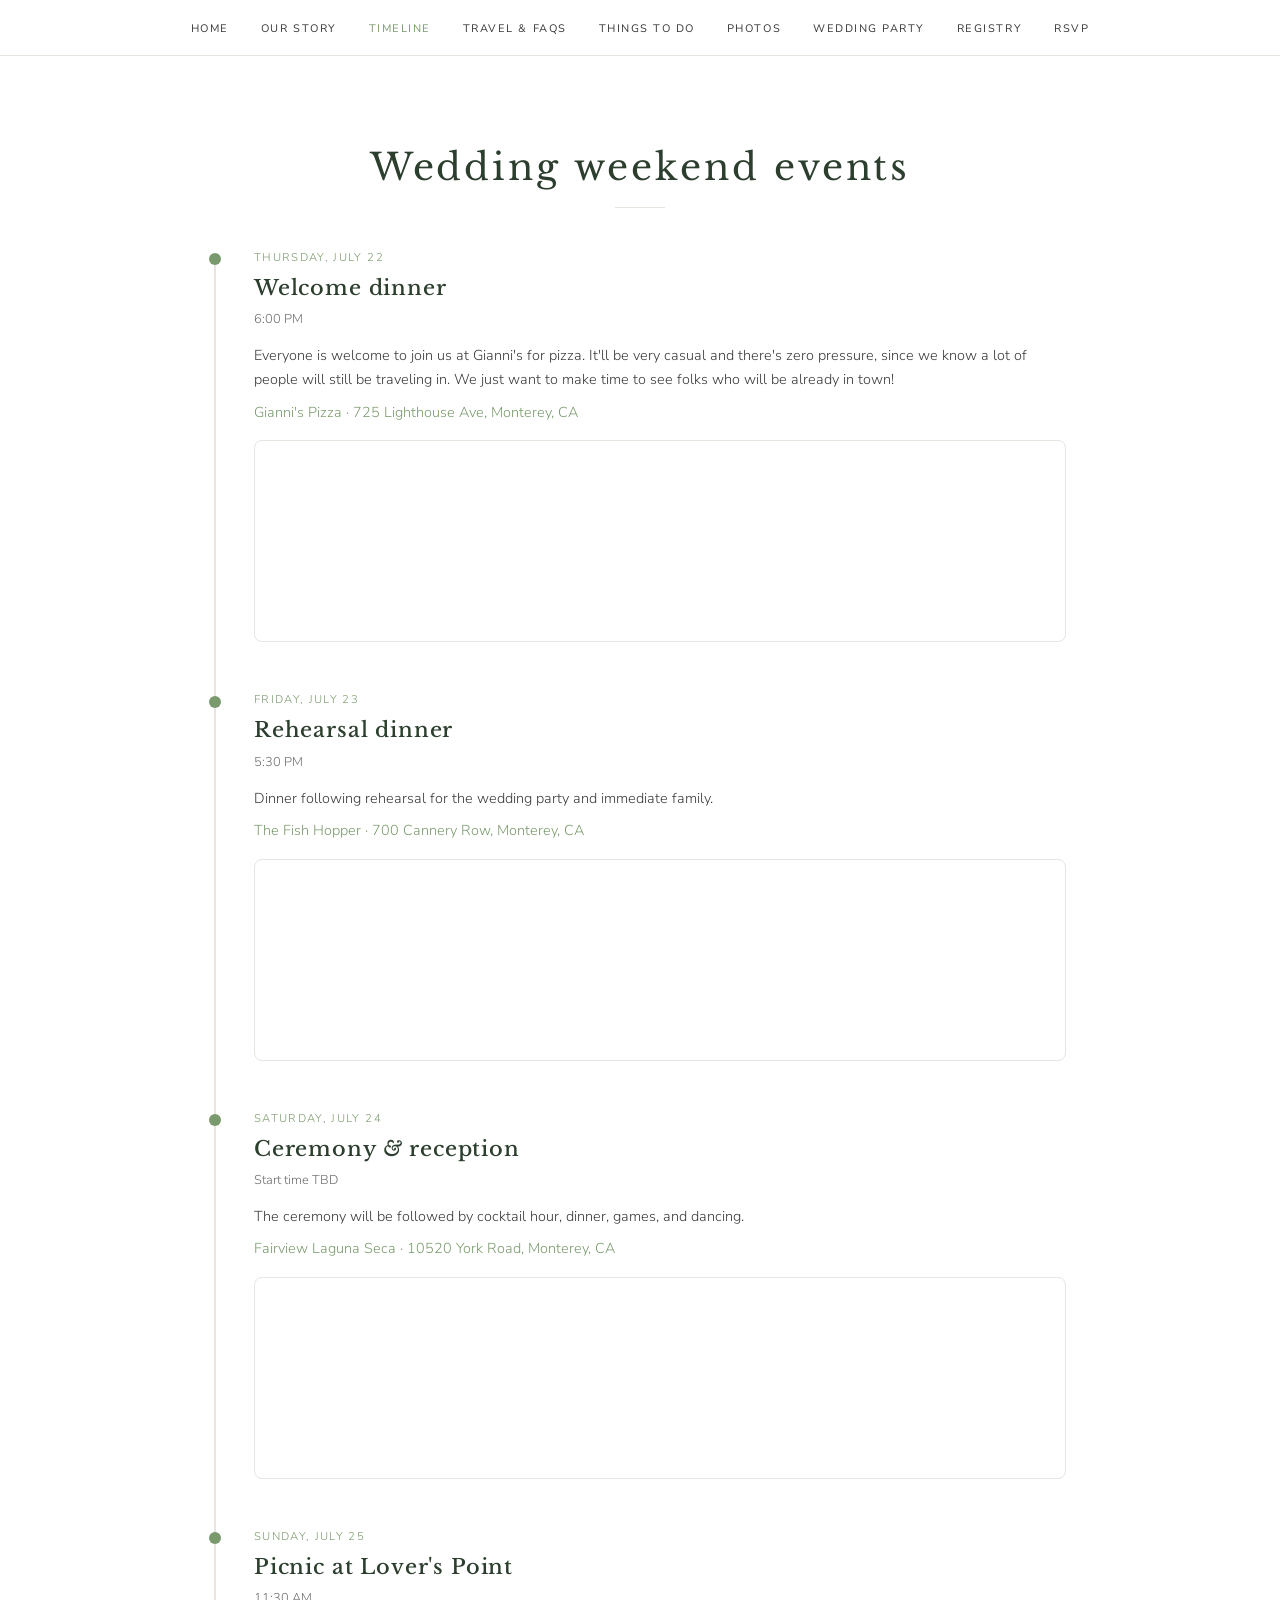
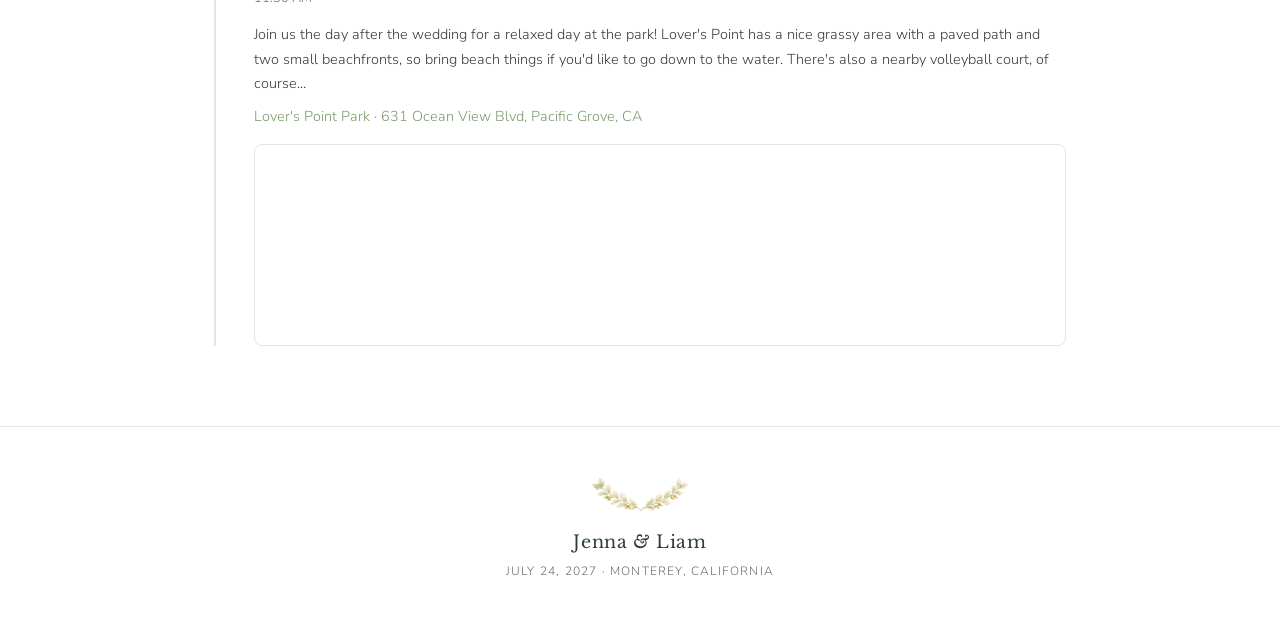
<file: timeline.html>
<!DOCTYPE html>
<html lang="en">
<head>
  <meta charset="UTF-8">
  <meta name="viewport" content="width=device-width, initial-scale=1.0">
  <title>Timeline | Jenna & Liam</title>
  <link rel="preconnect" href="https://fonts.googleapis.com">
  <link rel="preconnect" href="https://fonts.gstatic.com" crossorigin>
  <link href="https://fonts.googleapis.com/css2?family=Libre+Baskerville:ital,wght@0,400;0,700;1,400&family=Nunito+Sans:wght@300;400;500&display=swap" rel="stylesheet">
  <link rel="icon" type="image/png" href="images/oak-leaf-favicon.png">
  <link rel="stylesheet" href="css/styles.css?v=131">
</head>
<body>

  <nav class="main-nav" id="main-nav">
    <div class="nav-inner">
      <a href="index.html" class="nav-brand">J &amp; L</a>
      <button class="nav-toggle" id="nav-toggle" aria-label="Toggle navigation" aria-expanded="false">
        <span></span>
        <span></span>
        <span></span>
      </button>
      <ul class="nav-links" id="nav-links">
        <li><a href="index.html">Home</a></li>
        <li><a href="our-story.html">Our Story</a></li>
        <li><a href="timeline.html" class="nav-active">Timeline</a></li>
        <li><a href="travel.html">Travel &amp; FAQs</a></li>
        <li><a href="things-to-do.html">Things to Do</a></li>
        <li><a href="photos.html">Photos</a></li>
        <li><a href="wedding-party.html">Wedding Party</a></li>
        <li><a href="registry.html">Registry</a></li>
        <li><a href="rsvp.html">RSVP</a></li>
      </ul>
    </div>
  </nav>

  <main>
    <section class="content-section">
      <h2 class="section-heading">Wedding weekend events</h2>
      <div class="section-divider"></div>

      <div class="timeline">

        <div class="timeline-item">
          <p class="timeline-date">Thursday, July 22</p>
          <h3 class="timeline-event">Welcome dinner</h3>
          <p class="timeline-time">6:00 PM</p>
          <div class="timeline-details">
            <p>Everyone is welcome to join us at Gianni's for pizza. It'll be very casual and there's zero pressure, since we know a lot of people will still be traveling in. We just want to make time to see folks who will be already in town!</p>
            <p class="timeline-location">
              <a href="https://maps.google.com/?q=Gianni's+Pizza,+725+Lighthouse+Ave,+Monterey,+CA" target="_blank" rel="noopener">Gianni's Pizza &middot; 725 Lighthouse Ave, Monterey, CA</a>
            </p>
          </div>
          <div class="timeline-map">
            <iframe src="https://maps.google.com/maps?q=Gianni's+Pizza,+725+Lighthouse+Ave,+Monterey,+CA&t=&z=15&ie=UTF8&iwloc=&output=embed" allowfullscreen loading="lazy" referrerpolicy="no-referrer-when-downgrade"></iframe>
          </div>
        </div>

        <div class="timeline-item">
          <p class="timeline-date">Friday, July 23</p>
          <h3 class="timeline-event">Rehearsal dinner</h3>
          <p class="timeline-time">5:30 PM</p>
          <div class="timeline-details">
            <p>Dinner following rehearsal for the wedding party and immediate family.</p>
            <p class="timeline-location">
              <a href="https://maps.google.com/?q=The+Fish+Hopper,+700+Cannery+Row,+Monterey,+CA" target="_blank" rel="noopener">The Fish Hopper &middot; 700 Cannery Row, Monterey, CA</a>
            </p>
          </div>
          <div class="timeline-map">
            <iframe src="https://maps.google.com/maps?q=The+Fish+Hopper,+700+Cannery+Row,+Monterey,+CA&t=&z=15&ie=UTF8&iwloc=&output=embed" allowfullscreen loading="lazy" referrerpolicy="no-referrer-when-downgrade"></iframe>
          </div>
        </div>

        <div class="timeline-item">
          <p class="timeline-date">Saturday, July 24</p>
          <h3 class="timeline-event">Ceremony <span class="ampersand">&amp;</span> reception</h3>
          <p class="timeline-time">Start time TBD</p>
          <div class="timeline-details">
            <p>The ceremony will be followed by cocktail hour, dinner, games, and dancing.</p>
            <p class="timeline-location">
              <a href="https://maps.google.com/?q=10520+York+Road,+Monterey,+CA+93940" target="_blank" rel="noopener">Fairview Laguna Seca &middot; 10520 York Road, Monterey, CA</a>
            </p>
          </div>
          <div class="timeline-map">
            <iframe src="https://maps.google.com/maps?q=10520+York+Road,+Monterey,+CA+93940&t=&z=15&ie=UTF8&iwloc=&output=embed" allowfullscreen loading="lazy" referrerpolicy="no-referrer-when-downgrade"></iframe>
          </div>
        </div>

        <div class="timeline-item">
          <p class="timeline-date">Sunday, July 25</p>
          <h3 class="timeline-event">Picnic at Lover's Point</h3>
          <p class="timeline-time">11:30 AM</p>
          <div class="timeline-details">
            <p>Join us the day after the wedding for a relaxed day at the park! Lover's Point has a nice grassy area with a paved path and two small beachfronts, so bring beach things if you'd like to go down to the water. There's also a nearby volleyball court, of course...</p>
            <p class="timeline-location">
              <a href="https://maps.google.com/?q=Lovers+Point+Park,+631+Ocean+View+Blvd,+Pacific+Grove,+CA" target="_blank" rel="noopener">Lover's Point Park &middot; 631 Ocean View Blvd, Pacific Grove, CA</a>
            </p>
          </div>
          <div class="timeline-map">
            <iframe src="https://maps.google.com/maps?q=Lovers+Point+Park,+631+Ocean+View+Blvd,+Pacific+Grove,+CA&t=&z=15&ie=UTF8&iwloc=&output=embed" allowfullscreen loading="lazy" referrerpolicy="no-referrer-when-downgrade"></iframe>
          </div>
        </div>

      </div>
    </section>
  </main>

  <footer class="site-footer">
    <div class="crest crest--small">
      <img class="oak-crest oak-crest--small" src="images/oak-crest.png" alt="Oak leaf crest">
    </div>
    <p class="footer-names">Jenna <span class="ampersand">&amp;</span> Liam</p>
    <p class="footer-date">July 24, 2027 &middot; Monterey, California</p>
  </footer>

  <script src="js/main.js?v=4"></script>
</body>
</html>
</file>
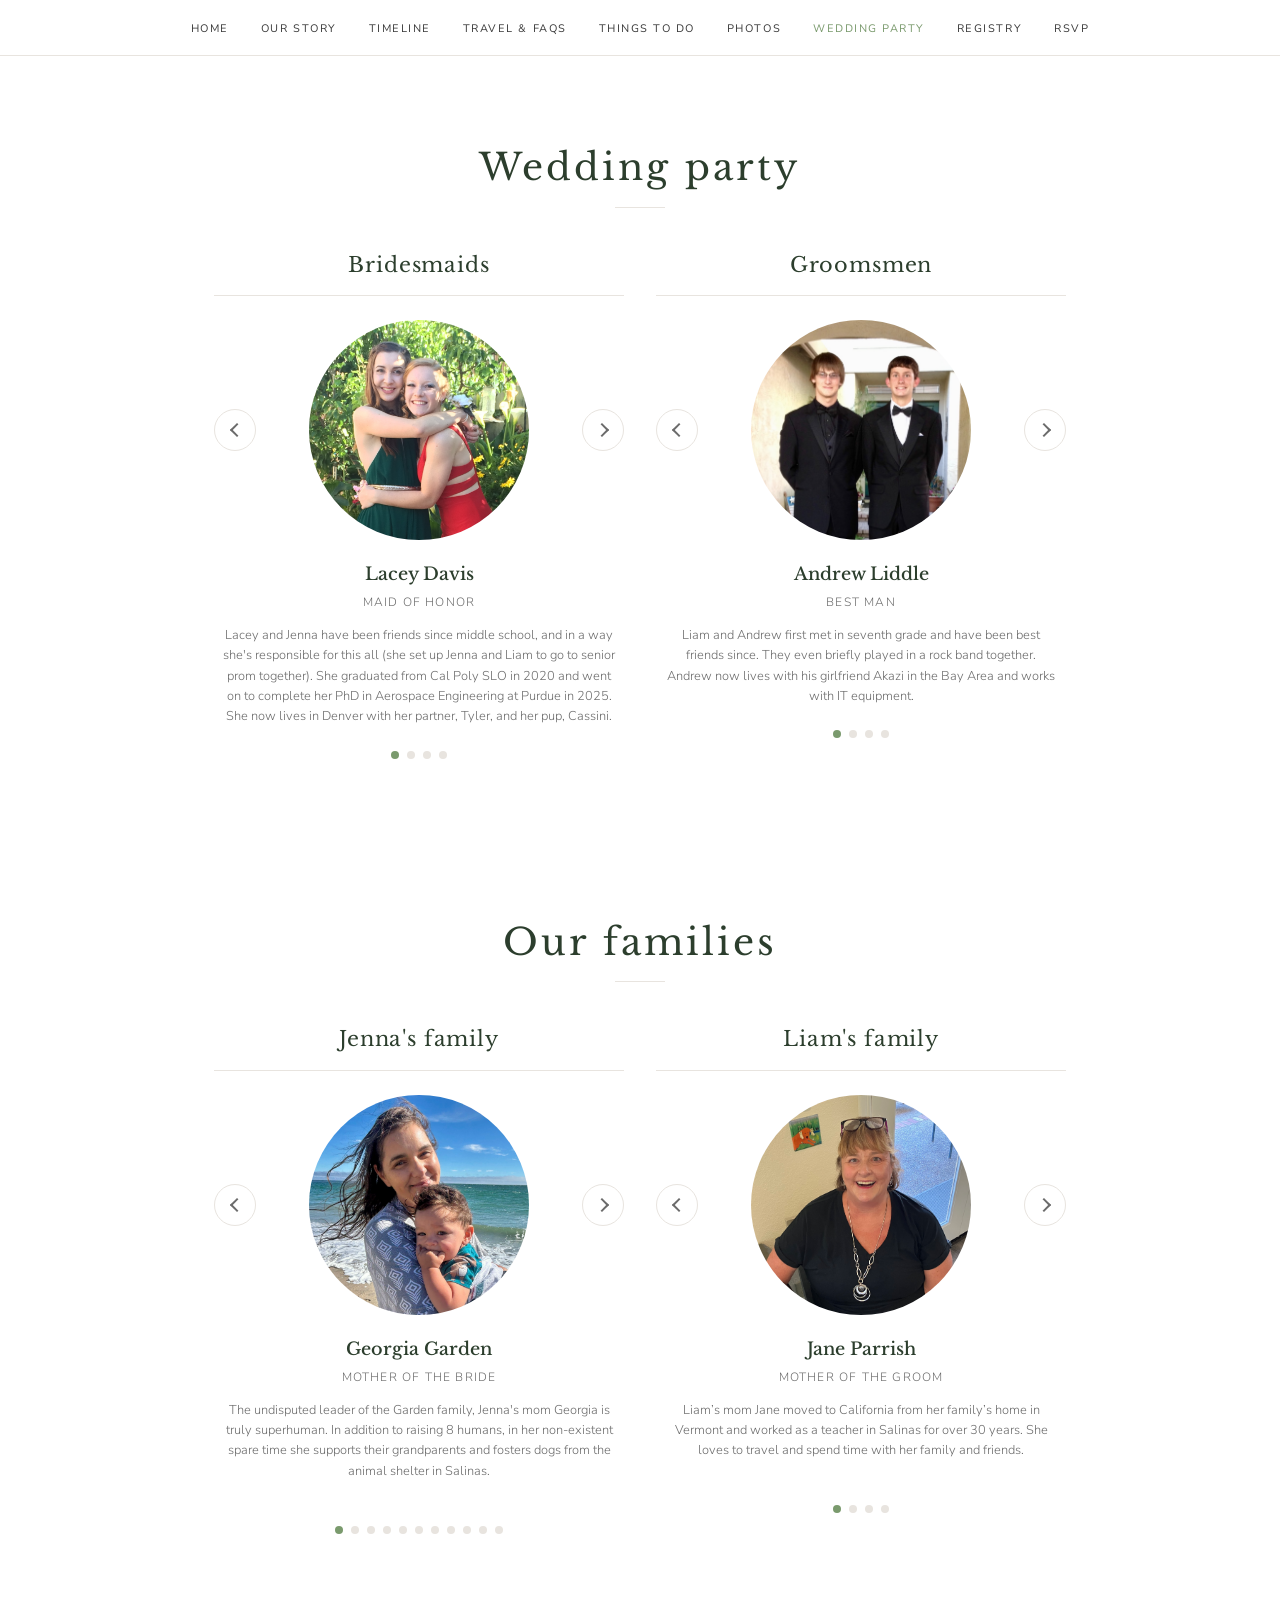
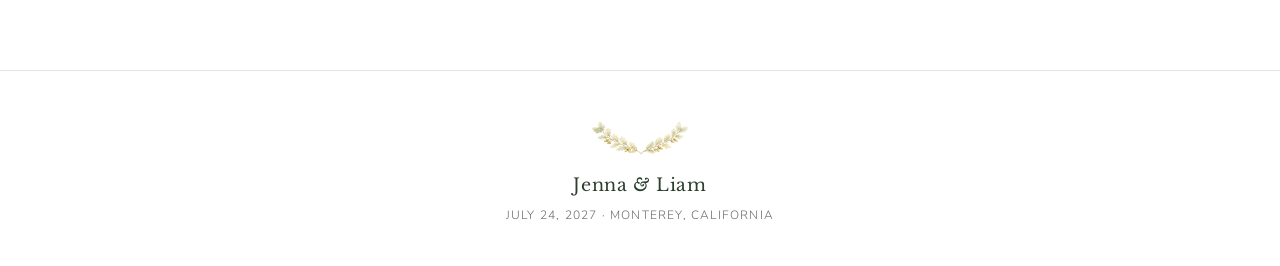
<file: wedding-party.html>
<!DOCTYPE html>
<html lang="en">
<head>
  <meta charset="UTF-8">
  <meta name="viewport" content="width=device-width, initial-scale=1.0">
  <title>Wedding Party | Jenna & Liam</title>
  <link rel="preconnect" href="https://fonts.googleapis.com">
  <link rel="preconnect" href="https://fonts.gstatic.com" crossorigin>
  <link href="https://fonts.googleapis.com/css2?family=Libre+Baskerville:ital,wght@0,400;0,700;1,400&family=Nunito+Sans:wght@300;400;500&display=swap" rel="stylesheet">
  <link rel="icon" type="image/png" href="images/oak-leaf-favicon.png">
  <link rel="stylesheet" href="css/styles.css?v=131">
</head>
<body>

  <nav class="main-nav" id="main-nav">
    <div class="nav-inner">
      <a href="index.html" class="nav-brand">J &amp; L</a>
      <button class="nav-toggle" id="nav-toggle" aria-label="Toggle navigation" aria-expanded="false">
        <span></span>
        <span></span>
        <span></span>
      </button>
      <ul class="nav-links" id="nav-links">
        <li><a href="index.html">Home</a></li>
        <li><a href="our-story.html">Our Story</a></li>
        <li><a href="timeline.html">Timeline</a></li>
        <li><a href="travel.html">Travel &amp; FAQs</a></li>
        <li><a href="things-to-do.html">Things to Do</a></li>
        <li><a href="photos.html">Photos</a></li>
        <li><a href="wedding-party.html" class="nav-active">Wedding Party</a></li>
        <li><a href="registry.html">Registry</a></li>
        <li><a href="rsvp.html">RSVP</a></li>
      </ul>
    </div>
  </nav>

  <main>
    <section class="content-section">
      <h2 class="section-heading">Wedding party</h2>
      <div class="section-divider"></div>

      <div class="carousel-pair">
        <!-- Bridesmaids Carousel -->
        <div class="carousel-column">
          <h3 class="carousel-group-title">Bridesmaids</h3>
          <div class="carousel" id="carousel-bridesmaids">
            <button class="carousel-arrow carousel-arrow--left" aria-label="Previous">&lsaquo;</button>
            <div class="carousel-track-container">
              <div class="carousel-track">
                <div class="carousel-slide">
                  <div class="slide-portrait"><img src="images/wedding party/jenna-and-lacey-1.jpg" alt="Lacey Davis"></div>
                  <p class="member-name">Lacey Davis</p>
                  <p class="member-role">Maid of Honor</p>
                  <p class="member-desc">Lacey and Jenna have been friends since middle school, and in a way she's responsible for this all (she set up Jenna and Liam to go to senior prom together). She graduated from Cal Poly SLO in 2020 and went on to complete her PhD in Aerospace Engineering at Purdue in 2025. She now lives in Denver with her partner, Tyler, and her pup, Cassini.</p>
                </div>
                <div class="carousel-slide">
                  <div class="slide-portrait"><img src="images/wedding party/jenna-and-kelly-1.JPG" alt="Kelly Devens"></div>
                  <p class="member-name">Kelly Devens</p>
                  <p class="member-role">Bridesmaid</p>
                  <p class="member-desc">The Stanford roommate gods paired Jenna and Kelly together their freshman year, and they were inseparable ever since. They frequently got mistaken for sisters, laughed at the same brainrot memes, and supported each other through every p-set and essay. Kelly now works and lives in New York with her fiancé, Liam, and her cat, Puddles.</p>
                </div>
                <div class="carousel-slide">
                  <div class="slide-portrait"><img src="images/wedding party/jenna-and-meli-2.jpg" alt="Melina Walling"></div>
                  <p class="member-name">Melina Walling</p>
                  <p class="member-role">Bridesmaid</p>
                  <p class="member-desc">Jenna and Melina met at Stanford and connected over their shared love of poetry, tea, and tall men singing folk music. Their senior year dorm room was always filled with laughter and even after COVID sent them home they continued to call each other every day. Melina is now an environmental journalist and lives in Chicago.</p>
                </div>
                <div class="carousel-slide">
                  <div class="slide-portrait"><img src="images/wedding party/jenna-and-karey.jpeg" alt="Karey Shi"></div>
                  <p class="member-name">Karey Shi</p>
                  <p class="member-role">Bridesmaid</p>
                  <p class="member-desc">Karey and Jenna met as volleyball teammates at Stanford and haven't stopped playing together since. Their friendship grew through many Tahoe trips, board game nights, and tournament W's and L's. Jenna has actually sworn a blood oath to always play on Karey's volleyball teams. Karey lives in San Francisco with her partner, Eric.</p>
                </div>
              </div>
            </div>
            <button class="carousel-arrow carousel-arrow--right" aria-label="Next">&rsaquo;</button>
            <div class="carousel-dots"></div>
          </div>
        </div>

        <!-- Groomsmen Carousel -->
        <div class="carousel-column">
          <h3 class="carousel-group-title">Groomsmen</h3>
          <div class="carousel" id="carousel-groomsmen">
            <button class="carousel-arrow carousel-arrow--left" aria-label="Previous">&lsaquo;</button>
            <div class="carousel-track-container">
              <div class="carousel-track">
                <div class="carousel-slide">
                  <div class="slide-portrait"><img src="images/wedding party/Andrew.jpeg" alt="Andrew Liddle"></div>
                  <p class="member-name">Andrew Liddle</p>
                  <p class="member-role">Best Man</p>
                  <p class="member-desc">Liam and Andrew first met in seventh grade and have been best friends since. They even briefly played in a rock band together. Andrew now lives with his girlfriend Akazi in the Bay Area and works with IT equipment.</p>
                </div>
                <div class="carousel-slide">
                  <div class="slide-portrait"><img src="images/wedding party/Monroe.jpg" alt="Monroe Vallejo"></div>
                  <p class="member-name">Monroe Vallejo</p>
                  <p class="member-role">Groomsman & Officiant</p>
                  <p class="member-desc">Liam and Monroe were close friends in high school, having met through their pre-engineering class. Monroe lives in Foster City with his wife Joelle and their daughter, Emery. Catch him playing guitar for Always Hallways, a Bay Area-based band.</p>
                </div>
                <div class="carousel-slide">
                  <div class="slide-portrait"><img src="images/wedding party/Caleb.jpeg" alt="Caleb Ring"></div>
                  <p class="member-name">Caleb Ring</p>
                  <p class="member-role">Groomsman</p>
                  <p class="member-desc">Liam and Caleb first met in highschool and bonded over all things game related (board games, video games, etc). He now lives with his girlfriend Sierra in the Bay Area and works on robots.</p>
                </div>
                <div class="carousel-slide">
                  <div class="slide-portrait"><img src="images/wedding party/Miles.jpg" alt="Miles Ruvalcaba"></div>
                  <p class="member-name">Miles Ruvalcaba</p>
                  <p class="member-role">Groomsman</p>
                  <p class="member-desc">Liam and Miles met in highschool and stayed in touch (mostly by staying up late playing video games) even though they went to diferent colleges. Miles lives in Los Angeles and works as a youth counselor.</p>
                </div>
              </div>
            </div>
            <button class="carousel-arrow carousel-arrow--right" aria-label="Next">&rsaquo;</button>
            <div class="carousel-dots"></div>
          </div>
        </div>
      </div>

    </section>

    <section class="content-section content-section--tight-top">
      <h2 class="section-heading">Our families</h2>
      <div class="section-divider"></div>

      <div class="carousel-pair">
        <!-- Bride's Family Carousel -->
        <div class="carousel-column">
          <h3 class="carousel-group-title">Jenna's family</h3>
          <div class="carousel" id="carousel-bride-family">
            <button class="carousel-arrow carousel-arrow--left" aria-label="Previous">&lsaquo;</button>
            <div class="carousel-track-container">
              <div class="carousel-track">
                <div class="carousel-slide">
                  <div class="slide-portrait"><img src="images/family/Mommy 2.jpg" alt="Georgia Garden"></div>
                  <p class="member-name">Georgia Garden</p>
                  <p class="member-role">Mother of the Bride</p>
                  <p class="member-desc">The undisputed leader of the Garden family, Jenna's mom Georgia is truly superhuman. In addition to raising 8 humans, in her non-existent spare time she supports their grandparents and fosters dogs from the animal shelter in Salinas.</p>
                </div>
                <div class="carousel-slide">
                  <div class="slide-portrait"><img src="images/family/Daddy.jpg" alt="Frank Garden"></div>
                  <p class="member-name">Frank Garden</p>
                  <p class="member-role">Father of the Bride</p>
                  <p class="member-desc">Jenna's dad Frank has worked in unions and labor for the bulk of his career, while spending the little free time he has outside of work taking care of his family and volunteering at local schools. Through his actions, he's consistently shown his kids how to be a good neighbor, friend, and community member.</p>
                </div>
                <div class="carousel-slide">
                  <div class="slide-portrait"><img src="images/family/Chris.JPG" alt="Chris Garden"></div>
                  <p class="member-name">Chris Garden</p>
                  <p class="member-role">Jenna's Brother</p>
                  <p class="member-desc">Chris is the next oldest Garden kid. He is a great older brother, helping to take care of his siblings and the family pets. He currently works as a delivery driver for Amazon. Note that he does not like pictures taken of him, so please ask permission first.</p>
                </div>
                <div class="carousel-slide">
                  <div class="slide-portrait"><img src="images/family/Melissa.JPG" alt="Melissa Garden"></div>
                  <p class="member-name">Melissa Garden</p>
                  <p class="member-role">Jenna's Sister</p>
                  <p class="member-desc">Melissa graduated from UC Davis last year with a degree in Psychology. She has been a dancer for most of her life and enjoys choreographing her own pieces. She loves animals and has a special bond with the Garden family dog, Luna.</p>
                </div>
                <div class="carousel-slide">
                  <div class="slide-portrait"><img src="images/family/Lacey.jpg" alt="Lacey Garden"></div>
                  <p class="member-name">Lacey Garden</p>
                  <p class="member-role">Jenna's Sister</p>
                  <p class="member-desc">Lacey just wrapped up her first year of college at UC Santa Cruz. She's studying Business. She loves spending time with her friends.</p>
                </div>
                <div class="carousel-slide">
                  <div class="slide-portrait"><img src="images/family/Michelle.jpg?v=2" alt="Michelle Garden"></div>
                  <p class="member-name">Michelle Garden</p>
                  <p class="member-role">Jenna's Sister</p>
                  <p class="member-desc">Michelle just finished up her freshman year of high school. She's very creative and loves painting and doing crafts. She also enjoys running and is on the track team at Salinas High. Jenna's parents always say that Michelle and Jenna would've been friends if they were the same age.</p>
                </div>
                <div class="carousel-slide">
                  <div class="slide-portrait"><img src="images/family/Nathan.jpg" alt="Nathan Garden"></div>
                  <p class="member-name">Nathan Garden</p>
                  <p class="member-role">Jenna's Brother · Ring Bearer</p>
                  <p class="member-desc">You might think that Jenna's parents couldn't possibly have a favorite child, but they do, and it's Nathan. Nobody will dispute that. Nathan just finished up 5th grade. He loves playing outside, reading, playing Minecraft, and doing KiwiCo kits.</p>
                </div>
                <div class="carousel-slide">
                  <div class="slide-portrait"><img src="images/family/Erica.jpg" alt="Erica Garden"></div>
                  <p class="member-name">Erica Garden</p>
                  <p class="member-role">Jenna's Sister · Flower Girl</p>
                  <p class="member-desc">The youngest Garden girl, Erica always has a mischevious twinkle in her eye. She just finished up 1st grade. She enjoys playing outside, drawing, and inventing new, innovative ways to get everyone's attention. She's tall, so Jenna hopes that volleyball is in her future someday.</p>
                </div>
                <div class="carousel-slide">
                  <div class="slide-portrait"><img src="images/family/Alden.jpg" alt="Alden Garden"></div>
                  <p class="member-name">Alden Garden</p>
                  <p class="member-role">Jenna's Brother</p>
                  <p class="member-desc">Alden is the youngest Garden kid. He turned 2 in November. He can be "slow to warm up," so don't take it personally if he won't make eye contact with you. He is secretly a very sweet guy. He loves anything with wheels or buttons.</p>
                </div>
                <div class="carousel-slide">
                  <div class="slide-portrait"><img src="images/family/Grandma Betty.jpg" alt="Betty Fowles"></div>
                  <p class="member-name">Betty Fowles</p>
                  <p class="member-role">Jenna's Grandmother</p>
                  <p class="member-desc">Betty is Georgia's mom. She lives across the street from Jenna's parents in Salinas and hosts most of their holiday gatherings. Her family moved from Indiana to King City, CA when she was young. Fun fact is that she was actually the first mail lady in Salinas!</p>
                </div>
                <div class="carousel-slide">
                  <div class="slide-portrait"><img src="images/family/Grandma Fely.jpg" alt="Fely Garden"></div>
                  <p class="member-name">Fely Garden</p>
                  <p class="member-role">Jenna's Grandmother</p>
                  <p class="member-desc">Fely is Frank's mom. She lives in Salinas and is an active community member at Madonna del Sasso church. She loves travel, singing, and spending time with her family. She is originally from the Philippines and enjoys traveling to see her extended family.</p>
                </div>
              </div>
            </div>
            <button class="carousel-arrow carousel-arrow--right" aria-label="Next">&rsaquo;</button>
            <div class="carousel-dots"></div>
          </div>
        </div>

        <!-- Groom's Family Carousel -->
        <div class="carousel-column">
          <h3 class="carousel-group-title">Liam's family</h3>
          <div class="carousel" id="carousel-groom-family">
            <button class="carousel-arrow carousel-arrow--left" aria-label="Previous">&lsaquo;</button>
            <div class="carousel-track-container">
              <div class="carousel-track">
                <div class="carousel-slide">
                  <div class="slide-portrait"><img src="images/family/Jane.JPG" alt="Jane Parrish"></div>
                  <p class="member-name">Jane Parrish</p>
                  <p class="member-role">Mother of the Groom</p>
                  <p class="member-desc">Liam&rsquo;s mom Jane moved to California from her family&rsquo;s home in Vermont and worked as a teacher in Salinas for over 30 years. She loves to travel and spend time with her family and friends.</p>
                </div>
                <div class="carousel-slide">
                  <div class="slide-portrait"><img src="images/family/joe-parrish.jpg" alt="Joe Parrish"></div>
                  <p class="member-name">Joe Parrish</p>
                  <p class="member-role">Father of the Groom</p>
                  <p class="member-desc">Liam&rsquo;s dad Joe grew up in the Bay Area and also had a long career as an elementary school teacher in Salinas (where he met Jane!). Now happily retired, he spends his time reading, cooking for his family, and nailing the daily Wordle in one try.</p>
                </div>
                <div class="carousel-slide">
                  <div class="slide-portrait"><img src="images/family/Sean.jpeg" alt="Sean Parrish"></div>
                  <p class="member-name">Sean Parrish</p>
                  <p class="member-role">Liam's Brother</p>
                  <p class="member-desc">Sean is the best eater in the Parrish family and the biggest Shrek fan there is. He is an easygoing, happy guy.</p>
                </div>
                <div class="carousel-slide">
                  <div class="slide-portrait"><img src="images/family/molly.jpg" alt="Molly Parrish"></div>
                  <p class="member-name">Molly Parrish</p>
                  <p class="member-role">Liam's Sister</p>
                  <p class="member-desc">Molly loves food, her family, and keeping everyone in the Parrish house in line. Between her and Sean, she is very clearly the one in charge.</p>
                </div>
              </div>
            </div>
            <button class="carousel-arrow carousel-arrow--right" aria-label="Next">&rsaquo;</button>
            <div class="carousel-dots"></div>
          </div>
        </div>
      </div>

    </section>
  </main>

  <footer class="site-footer">
    <div class="crest crest--small">
      <img class="oak-crest oak-crest--small" src="images/oak-crest.png" alt="Oak leaf crest">
    </div>
    <p class="footer-names">Jenna <span class="ampersand">&amp;</span> Liam</p>
    <p class="footer-date">July 24, 2027 &middot; Monterey, California</p>
  </footer>

  <script src="js/main.js?v=4"></script>
</body>
</html>
</file>
<file: css/styles.css>
/* ========================================
   Jenna & Liam Wedding Website
   ======================================== */

/* ---------- 1. Custom Properties ---------- */
:root {
  --color-bg: #ffffff;
  --color-text: #3a3a3a;
  --color-text-light: #6b6b6b;
  --color-heading: #2c3e2d;
  --color-sage: #7a9a6d;
  --color-sage-light: #e8efe5;
  --color-sage-hover: #5c7a4e;
  --color-gold: #b8a88a;
  --color-brown: #8b7355;
  --color-border: #e8e4df;
  --font-serif: 'Libre Baskerville', Georgia, 'Times New Roman', serif;
  --font-sans: 'Nunito Sans', 'Helvetica Neue', Arial, sans-serif;
  --max-width: 900px;
  --section-padding: 5rem 1.5rem;
  --nav-height: 56px;
}

/* ---------- 2. Reset & Base ---------- */
*, *::before, *::after {
  margin: 0;
  padding: 0;
  box-sizing: border-box;
}

html {
  scroll-behavior: smooth;
  scroll-padding-top: var(--nav-height);
}

body {
  font-family: var(--font-sans);
  font-weight: 300;
  color: var(--color-text);
  background: var(--color-bg);
  line-height: 1.7;
  -webkit-font-smoothing: antialiased;
  /* Guard against any element widening the page horizontally (which would push
     the right-side padding off-screen). "clip" doesn't create a scroll
     container, so it won't break the sticky nav or the custom dropdowns. */
  overflow-x: clip;
}

/* Keep the footer at the bottom of the screen on short pages: the page is a
   column at least as tall as the window, and the main content stretches to
   fill any leftover space, which pushes the footer down. */
body {
  display: flex;
  flex-direction: column;
  min-height: 100vh;
  min-height: 100dvh; /* phones: the visible height, not counting the address bar */
}

main {
  flex: 1 0 auto;
}

img {
  max-width: 100%;
  height: auto;
  display: block;
}

a {
  color: inherit;
  text-decoration: none;
}

/* ---------- 3. Typography ---------- */
h1, h2, h3 {
  font-family: var(--font-serif);
  font-weight: 400;
  color: var(--color-heading);
}

h2 {
  font-size: clamp(1.5rem, 3.5vw, 2.3rem);
  letter-spacing: 0.08em;
}

h3 {
  font-size: clamp(1.2rem, 2.5vw, 1.5rem);
  letter-spacing: 0.04em;
  margin-bottom: 0.75rem;
}

p {
  font-size: clamp(0.9rem, 1.8vw, 1rem);
  max-width: 600px;
  margin-left: auto;
  margin-right: auto;
}

/* ---------- 4. Layout ---------- */
.content-section {
  max-width: var(--max-width);
  margin: 0 auto;
  padding: var(--section-padding);
  text-align: center;
}

/* Pulls a section closer to the one above it (less top padding) */
.content-section--tight-top {
  padding-top: 1rem;
}

.section-heading {
  margin-bottom: 0.5rem;
}

.section-divider {
  width: 50px;
  height: 1px;
  background: var(--color-border);
  margin: 0 auto 2.5rem;
}

.section-intro {
  margin-bottom: 2.5rem;
  color: var(--color-text-light);
}

/* Full-width intro that spans the content (e.g. matching the cards below it) */
.section-intro--wide {
  max-width: none;
}

/* When two intro paragraphs stack, keep them close as one block */
.section-intro:has(+ .section-intro) {
  margin-bottom: 0.6rem;
}

/* Emphasized text in intros (e.g. the RSVP date) — bold on all screen sizes */
.section-intro strong {
  font-weight: 600;
  color: var(--color-heading);
}

/* ---------- 5. Header / Crest ---------- */
.site-header {
  text-align: center;
  padding: 1.5rem 1.5rem 1.25rem;
}

.crest {
  display: flex;
  justify-content: center;
  margin-bottom: 0;
}

.oak-crest {
  width: clamp(150px, 40vw, 260px);
  height: auto;
}

.couple-names {
  font-size: clamp(2.2rem, 5.5vw, 3.8rem);
  font-weight: 300;
  letter-spacing: 0.06em;
  line-height: 1.1;
  margin-bottom: 0.4rem;
}

.ampersand {
  font-style: italic;
  font-weight: 300;
}

.wedding-meta {
  font-family: var(--font-sans);
  font-weight: 400;
  font-size: 0.8rem;
  letter-spacing: 0.15em;
  text-transform: uppercase;
  color: var(--color-text-light);
  line-height: 1.8;
}

/* ---------- 6. Countdown ---------- */
.countdown {
  display: flex;
  justify-content: center;
  gap: 1.5rem;
  margin-top: 1rem;
}

.countdown-item {
  display: flex;
  flex-direction: column;
  align-items: center;
  min-width: 60px;
}

.countdown-number {
  font-family: var(--font-serif);
  font-size: clamp(1.3rem, 3.5vw, 2rem);
  font-weight: 300;
  color: var(--color-heading);
  line-height: 1.2;
}

.countdown-label {
  font-family: var(--font-sans);
  font-size: 0.65rem;
  font-weight: 400;
  letter-spacing: 0.12em;
  text-transform: uppercase;
  color: var(--color-text-light);
  margin-top: 0.2rem;
}

.countdown-message {
  font-family: var(--font-serif);
  font-size: 1.2rem;
  font-style: italic;
  color: var(--color-sage);
}

/* ---------- 7. Navigation ---------- */
.main-nav {
  position: sticky;
  top: 0;
  z-index: 100;
  background: rgba(255, 255, 255, 0.95);
  backdrop-filter: blur(8px);
  -webkit-backdrop-filter: blur(8px);
  border-bottom: 1px solid var(--color-border);
  height: var(--nav-height);
}

.nav-inner {
  max-width: 1000px;
  margin: 0 auto;
  display: flex;
  align-items: center;
  justify-content: center;
  height: 100%;
  padding: 0 1.5rem;
  position: relative;
}

.nav-brand {
  display: none;
  font-family: var(--font-serif);
  font-size: 1.2rem;
  letter-spacing: 0.05em;
  color: var(--color-heading);
  text-decoration: none;
}

.nav-links {
  display: flex;
  list-style: none;
  gap: 2rem;
  align-items: center;
}

.nav-links a {
  font-family: var(--font-sans);
  font-size: 0.68rem;
  font-weight: 400;
  letter-spacing: 0.14em;
  text-transform: uppercase;
  color: var(--color-text);
  transition: color 0.3s ease;
  padding: 0.5rem 0;
}

.nav-links a:hover,
.nav-links a.nav-active {
  color: var(--color-sage);
}

.nav-toggle {
  display: none;
  background: none;
  border: none;
  cursor: pointer;
  padding: 0.5rem;
  position: absolute;
  left: 0.25rem;
  top: 50%;
  transform: translateY(-50%);
  z-index: 210;
}

.nav-toggle span {
  display: block;
  width: 20px;
  /* Whole-pixel height so all three lines render at the same thickness
     (1.5px was rounding unevenly, making the middle line look thicker). */
  height: 2px;
  background: var(--color-text);
  margin: 5px 0;
  transition: all 0.3s ease;
}

/* Open (X): the top and bottom lines slide straight to the middle line's
   spot (7px = 2px line + 5px gap), then rotate, so both arms cross at the
   exact center and come out the same length */
.nav-toggle.active span:nth-child(1) {
  transform: translateY(7px) rotate(45deg);
}

.nav-toggle.active span:nth-child(2) {
  opacity: 0;
}

.nav-toggle.active span:nth-child(3) {
  transform: translateY(-7px) rotate(-45deg);
}

/* ---------- 8. Hero ---------- */
.hero {
  width: 100%;
  overflow: hidden;
  position: relative;
}

.hero::after {
  content: '';
  position: absolute;
  bottom: 0;
  left: 0;
  right: 0;
  height: 50%;
  background: linear-gradient(to bottom, transparent, var(--color-bg));
  pointer-events: none;
}

.hero img {
  width: 100%;
  max-height: 75vh;
  object-fit: cover;
  object-position: center 62%;
}

/* ---------- 9. Our Story ---------- */

/* Left-align story text */
.our-story-section {
  text-align: left;
}

.our-story-section .section-heading,
.our-story-section .section-divider {
  text-align: center;
}

.our-story-section .section-divider {
  margin-left: auto;
  margin-right: auto;
}

.story-block {
  margin-bottom: 2.5rem;
}

.story-block p {
  font-family: var(--font-sans);
  font-weight: 300;
  line-height: 1.85;
  max-width: none;
  margin-left: 0;
  margin-right: 0;
  margin-bottom: 1rem;
}

.story-block p:last-child {
  margin-bottom: 0;
}

/* Story photo strips */
.story-photos {
  position: relative;
  margin-bottom: 2.5rem;
}

/* Inner wrapper clips the photos but lets arrows sit outside */
.story-photos-track-container {
  overflow: hidden;
}

.story-photos-track {
  display: flex;
  gap: 0.75rem;
  transition: transform 0.4s ease;
}

.story-photos-track img {
  height: 240px;
  width: auto;
  object-fit: cover;
  border-radius: 4px;
  cursor: pointer;
  flex-shrink: 0;
  transition: opacity 0.3s ease;
}

.story-photos-track img:hover {
  opacity: 0.85;
}

/* Story photo strip arrows */
.story-photos-arrow {
  position: absolute;
  top: 50%;
  transform: translateY(-50%);
  background: rgba(255, 255, 255, 0.9);
  border: 1px solid var(--color-border);
  width: 36px;
  height: 36px;
  border-radius: 50%;
  font-size: 1.4rem;
  line-height: 1;
  color: var(--color-text);
  cursor: pointer;
  z-index: 2;
  display: flex;
  align-items: center;
  justify-content: center;
  transition: all 0.3s ease;
  padding: 0;
}

.story-photos-arrow:hover {
  background: white;
  border-color: var(--color-sage);
  color: var(--color-sage);
}

.story-photos-arrow--left {
  left: -3rem;
}

.story-photos-arrow--right {
  right: -3rem;
}

.story-photos-arrow[disabled] {
  opacity: 0;
  pointer-events: none;
}

/* Story photo grid — simple image row, no carousel */
.story-photos-grid {
  display: flex;
  gap: 0.75rem;
  margin-bottom: 2.5rem;
  /* Center the row so photos don't sit left with empty space on wide windows */
  justify-content: center;
}

/* Default grid: equal-width images (works for prom, grad where photos are similar) */
.story-photos-grid img {
  flex: 1;
  min-width: 0;
  aspect-ratio: 4 / 5;
  object-fit: cover;
  border-radius: 4px;
  cursor: pointer;
  transition: opacity 0.3s ease;
}

.story-photos-grid img:hover {
  opacity: 0.85;
}

/* Flex-fit grid: images keep their natural aspect ratios but fill the full width together */
.story-photos-grid--fit img {
  flex: none;
  aspect-ratio: auto;
  height: 240px;
  width: auto;
}

/* Lightbox overlay */
.lightbox-overlay {
  position: fixed;
  top: 0;
  left: 0;
  width: 100%;
  height: 100%;
  background: rgba(0, 0, 0, 0.92);
  z-index: 1100;
  display: flex;
  align-items: center;
  justify-content: center;
}

.lightbox-content {
  display: flex;
  flex-direction: column;
  align-items: center;
  max-width: 90vw;
  max-height: 90vh;
}

.lightbox-img {
  max-width: 90vw;
  max-height: 80vh;
  object-fit: contain;
  /* Match the rounded corners of the carousel photos */
  border-radius: 8px;
}

.lightbox-caption {
  font-family: var(--font-sans);
  font-size: 0.85rem;
  font-weight: 300;
  color: rgba(255, 255, 255, 0.85);
  margin-top: 1rem;
  text-align: center;
  max-width: none;
}

.lightbox-close {
  position: absolute;
  top: 1rem;
  right: 1.25rem;
  background: none;
  border: none;
  color: white;
  font-size: 2rem;
  cursor: pointer;
  z-index: 1101;
  padding: 0.5rem;
  line-height: 1;
  transition: opacity 0.3s ease;
}

.lightbox-close:hover {
  opacity: 0.7;
}

.lightbox-arrow {
  position: absolute;
  top: 50%;
  transform: translateY(-50%);
  background: none;
  border: none;
  color: white;
  font-size: 2.5rem;
  cursor: pointer;
  z-index: 1101;
  padding: 1rem;
  line-height: 1;
  transition: opacity 0.3s ease;
}

.lightbox-arrow:hover {
  opacity: 0.7;
}

.lightbox-arrow--left {
  left: 0.5rem;
}

.lightbox-arrow--right {
  right: 0.5rem;
}

/* ---------- 10. Travel ---------- */
.travel-cards {
  display: grid;
  grid-template-columns: repeat(3, 1fr);
  gap: 2rem;
  text-align: left;
}

.travel-card {
  padding: 1.5rem;
  border: 1px solid var(--color-border);
}

.travel-card h3 {
  text-align: center;
  margin-bottom: 1rem;
  padding-bottom: 0.75rem;
  border-bottom: 1px solid var(--color-border);
  font-size: 1.1rem;
}

.travel-card p {
  margin-left: 0;
  margin-right: 0;
  max-width: none;
  font-size: 0.88rem;
  line-height: 1.6;
}

.travel-name {
  font-family: var(--font-serif);
  font-size: 1.05rem !important;
  font-weight: 500;
  color: var(--color-heading);
  margin-bottom: 0.1rem;
}

/* Linked hotel names: keep the heading look, add a subtle underline on hover */
.travel-name a {
  color: inherit;
  text-decoration: none;
  border-bottom: 1px solid transparent;
  transition: color 0.2s ease, border-color 0.2s ease;
}

.travel-name a:hover {
  color: var(--color-sage-hover);
  border-bottom-color: var(--color-sage);
}

.travel-item {
  margin-bottom: 1rem;
}

.travel-item:last-child {
  margin-bottom: 0;
}

/* Room block hotel: a badge next to the name, and the listing and booking
   button side by side, so it stands apart from the other hotels */
.travel-item--block {
  container-type: inline-size; /* lets the rules below react to its width */
  margin-bottom: 1.5rem;
  display: flex;
  align-items: center; /* button sits halfway down the whole listing */
  gap: 1rem;
}

.travel-block-details {
  flex: 1 1 auto;
  min-width: 0;
}

/* The pill. Capital letters have nothing hanging below the line, so the
   text is set in a tight box (line-height 1) with even padding, and nudged
   down a hair so the letters look centered, not top-heavy. */
.travel-badge {
  display: inline-flex;
  align-items: center;
  vertical-align: 0.2em;
  margin-left: 0.4rem;
  padding: 0.41em 0.75em 0.27em;
  border-radius: 999px;
  background: var(--color-sage-light);
  color: var(--color-sage-hover);
  font-family: var(--font-sans);
  font-size: 0.62rem;
  font-weight: 700;
  letter-spacing: 0.1em;
  line-height: 1;
  text-transform: uppercase;
  white-space: nowrap;
}

.travel-cta {
  flex: 0 0 auto;
  padding: 0.625rem 1rem 0.575rem; /* a hair more on top so the capitals look centered */
  border-radius: 6px;
  background: var(--color-heading);
  color: #ffffff;
  font-size: 0.68rem;
  letter-spacing: 0.1em;
  line-height: 1.2;
  text-transform: uppercase;
  white-space: nowrap;
  transition: background 0.2s ease;
}

.travel-cta:hover {
  background: var(--color-sage-hover);
}

/* Wide: plain "Book by June 23." text plus the button.
   Narrow (phones, and the three-across cards on big screens): no button,
   and "Book by June 23" becomes the link. */
.travel-book-link {
  display: none;
}

@container (max-width: 480px) {
  .travel-cta,
  .travel-book-text {
    display: none;
  }

  .travel-book-link {
    display: inline;
    white-space: nowrap; /* keep "Book by June 23" together on one line */
  }
}

/* Links inside regular text (links have no underline by default) */
.text-link {
  color: var(--color-sage-hover);
  text-decoration: underline;
  text-underline-offset: 2px;
}

.text-link:hover {
  color: var(--color-heading);
}

/* ---------- 10a. Travel FAQs ---------- */
.travel-faqs {
  padding-top: 1rem;
  scroll-margin-top: var(--nav-height); /* so a link to #faqs isn't hidden under the menu bar */
}

.faq-list {
  text-align: left;
  /* Span the full container width so it lines up with the cards above */
  max-width: none;
  margin: 0 auto;
}

.faq-item {
  margin-bottom: 1.75rem;
}

.faq-item:last-child {
  margin-bottom: 0;
}

.faq-question {
  font-size: 1rem;
  margin-bottom: 0.3rem;
}

.faq-answer {
  font-size: 0.92rem;
  line-height: 1.7;
  color: var(--color-text);
  max-width: none;
  margin-left: 0;
  margin-right: 0;
}

/* Little color-palette circles under the attire answer */
.palette-swatches {
  display: flex;
  gap: 0.6rem;
  margin-top: 0.85rem;
}

.palette-swatch {
  width: 28px;
  height: 28px;
  border-radius: 50%;
  /* Soft ring + shadow so the pale tan swatch still reads against the page */
  box-shadow: 0 0 0 1px rgba(0, 0, 0, 0.08), 0 2px 6px rgba(0, 0, 0, 0.12);
}

/* ---------- 10b. Travel Map ---------- */
#travel-map {
  width: 100%;
  height: 400px;
  border: 1px solid var(--color-border);
  margin-bottom: 2.5rem;
  border-radius: 2px;
  position: relative;
  z-index: 0;
}

/* Prevent site styles from breaking Leaflet tiles */
.leaflet-container img {
  max-width: none;
}

.map-filters {
  display: flex;
  flex-wrap: wrap;
  gap: 0.5rem;
  justify-content: center;
  margin-bottom: 1.25rem;
}

.map-filter-btn {
  font-family: var(--font-sans);
  font-size: 0.8rem;
  font-weight: 400;
  letter-spacing: 0.03em;
  padding: 0.4rem 1rem;
  border: 1px solid var(--color-border);
  border-radius: 20px;
  background: var(--color-bg);
  color: var(--color-text-light);
  cursor: pointer;
  transition: all 0.2s ease;
}

.map-filter-btn.active {
  border-color: var(--color-sage);
  color: var(--color-sage);
  background: var(--color-sage-light);
}

.map-filter-btn:hover {
  border-color: var(--color-sage);
}

/* On phones, let the filter chips scroll sideways in one row instead of
   wrapping onto a second line above the map. */
@media (max-width: 600px) {
  .map-filters {
    flex-wrap: nowrap;
    justify-content: flex-start;
    overflow-x: auto;
    -webkit-overflow-scrolling: touch;
    /* Hide the scrollbar for a clean look */
    scrollbar-width: none;
  }

  .map-filters::-webkit-scrollbar {
    display: none;
  }

  .map-filter-btn {
    flex: 0 0 auto;      /* keep each chip full size; don't shrink or wrap */
    white-space: nowrap;
  }
}

/* Style the map popups to match the site */
.leaflet-popup-content-wrapper {
  font-family: var(--font-sans);
  border-radius: 12px;
  box-shadow: 0 2px 8px rgba(0, 0, 0, 0.12);
}

.leaflet-popup-content {
  margin: 0.75rem 1rem;
  font-size: 0.85rem;
  line-height: 1.5;
  color: var(--color-text);
}

.leaflet-popup-content strong {
  font-family: var(--font-serif);
  color: var(--color-heading);
  display: block;
  margin-bottom: 0.15rem;
  font-size: 0.95rem;
}

.leaflet-popup-content .map-address {
  display: block;
  font-size: 0.82rem;
  color: var(--color-text);
}

.leaflet-popup-content .map-distance {
  display: block;
  font-size: 0.78rem;
  color: var(--color-text-light);
  margin-top: 0.3rem;
  font-style: italic;
}

/* Style Leaflet tooltips to match the site */
.leaflet-tooltip {
  font-family: var(--font-sans);
  border-radius: 2px;
  box-shadow: 0 2px 8px rgba(0, 0, 0, 0.12);
  padding: 0.6rem 0.85rem;
  font-size: 0.85rem;
  line-height: 1.5;
  color: var(--color-text);
  border: 1px solid var(--color-border);
  background: #ffffff;
  opacity: 1;
}

.leaflet-tooltip strong {
  font-family: var(--font-serif);
  color: var(--color-heading);
  display: block;
  margin-bottom: 0.15rem;
  font-size: 0.95rem;
}

.leaflet-tooltip .map-address {
  display: block;
  font-size: 0.82rem;
  color: var(--color-text);
}

.leaflet-tooltip .map-note {
  display: block;
  font-size: 0.78rem;
  font-weight: 700;
  color: var(--color-sage-hover);
  margin-top: 0.3rem;
}

.leaflet-tooltip .map-distance {
  display: block;
  font-size: 0.78rem;
  color: var(--color-text-light);
  margin-top: 0.3rem;
  font-style: italic;
}

/* Remove default Leaflet marker icon styling from our custom divIcons */
.map-marker {
  background: none;
  border: none;
}

/* ---------- 10c. Guest Pin Feature ---------- */

/* Map container for positioning the overlay */
.map-container {
  position: relative;
}

/* Layering, so the site's menu (layer 100) always sits on top:
   - The map itself (its tiles, pins and zoom buttons, which the map library
     gives very high layer numbers) is kept inside its own layer here.
   - Our extras on top of the map (search bar, instructions bar, hint, toast)
     use small numbers (4-6): above the map, but below the menu.
   - On phones, the "add your pin" panel, its dimmed backdrop and the full
     screen map deliberately go above everything (1500-2000). */
#travel-map {
  isolation: isolate;
  z-index: 0;
}

/* Pin overlay positioned on top-right of map */
.pin-overlay {
  position: absolute;
  top: 10px;
  right: 10px;
  z-index: 50;
  display: flex;
  flex-direction: column;
  align-items: flex-end;
  gap: 0.5rem;
}

/* Add your pin button */
.add-pin-btn {
  font-family: var(--font-sans);
  font-size: 0.75rem;
  font-weight: 400;
  letter-spacing: 0.03em;
  padding: 0.5rem 1rem;
  border: 1px solid var(--color-border);
  border-radius: 20px;
  background: rgba(255, 255, 255, 0.95);
  color: var(--color-text);
  cursor: pointer;
  transition: all 0.2s ease;
  box-shadow: 0 2px 6px rgba(0, 0, 0, 0.1);
}

.add-pin-btn:hover {
  border-color: var(--color-sage);
  color: var(--color-sage);
  background: white;
}

/* Pin form (name input and buttons) */
.pin-form {
  display: none;
  flex-direction: column;
  gap: 0.5rem;
  background: rgba(255, 255, 255, 0.98);
  padding: 1rem;
  border-radius: 8px;
  border: 1px solid var(--color-border);
  box-shadow: 0 4px 12px rgba(0, 0, 0, 0.15);
  min-width: 200px;
}

.pin-form.active {
  display: flex;
}

.pin-form-header {
  font-family: var(--font-serif);
  font-size: 0.95rem;
  font-weight: 400;
  color: var(--color-heading);
  text-align: center;
  margin: 0 0 0.4rem 0;
  max-width: none;
}

.pin-form-subheader {
  font-family: var(--font-sans);
  font-size: 0.8rem;
  font-weight: 300;
  color: var(--color-text-light);
  text-align: center;
  line-height: 1.5;
  /* Keep it narrow so it wraps to ~2 lines instead of one long line */
  max-width: 380px;
  margin: 0 auto 0.85rem;
}

.pin-form input[type="text"] {
  font-family: var(--font-sans);
  font-size: 0.9rem;
  padding: 0.6rem 0.75rem;
  border: 1px solid var(--color-border);
  border-radius: 4px;
  outline: none;
  transition: border-color 0.2s ease;
}

.pin-form input[type="text"]:focus {
  border-color: var(--color-sage);
}

.pin-form-buttons {
  display: flex;
  justify-content: flex-end;
  gap: 0.5rem;
}

.pin-confirm-btn {
  font-family: var(--font-sans);
  font-size: 0.72rem;
  font-weight: 400;
  letter-spacing: 0.08em;
  text-transform: uppercase;
  padding: 0.45rem 0.6rem;
  background: var(--color-heading);
  color: white;
  border: none;
  border-radius: 4px;
  cursor: pointer;
  transition: background 0.2s ease;
}

.pin-confirm-btn:hover {
  background: var(--color-sage);
}

.pin-confirm-btn:disabled {
  opacity: 0.5;
  cursor: not-allowed;
}

.pin-cancel-btn {
  font-family: var(--font-sans);
  font-size: 0.72rem;
  font-weight: 400;
  letter-spacing: 0.08em;
  text-transform: uppercase;
  padding: 0.45rem 0.6rem;
  background: none;
  color: var(--color-text-light);
  border: 1px solid var(--color-border);
  border-radius: 4px;
  cursor: pointer;
  transition: all 0.2s ease;
}

.pin-cancel-btn:hover {
  border-color: var(--color-sage);
  color: var(--color-sage);
}

/* Custom cursor when placing a pin */
/* While placing, the mouse cursor is the pin (same dark green as the site),
   with its tip marking the spot. The pin they drop is .placing-pin below. */
.leaflet-container.pin-placing {
  cursor: url("data:image/svg+xml,%3Csvg xmlns='http://www.w3.org/2000/svg' width='24' height='36' viewBox='0 0 24 36'%3E%3Cpath d='M12 1C6 1 1 6 1 12c0 8.5 11 23 11 23s11-14.5 11-23C23 6 18 1 12 1z' fill='%232c3e2d' stroke='%23fff' stroke-width='2'/%3E%3Ccircle cx='12' cy='12' r='4' fill='%23fff'/%3E%3C/svg%3E") 12 35, crosshair;
}

/* Toast notification */
.pin-toast {
  position: absolute;
  bottom: 20px;
  left: 50%;
  transform: translateX(-50%) translateY(100px);
  background: var(--color-heading);
  color: white;
  padding: 0.75rem 1.25rem;
  border-radius: 8px;
  display: flex;
  align-items: center;
  gap: 1rem;
  box-shadow: 0 4px 12px rgba(0, 0, 0, 0.2);
  opacity: 0;
  visibility: hidden;
  transition: all 0.3s ease;
  z-index: 6;
}

.pin-toast.active {
  transform: translateX(-50%) translateY(0);
  opacity: 1;
  visibility: visible;
}

.pin-toast-message {
  font-family: var(--font-sans);
  font-size: 0.85rem;
  white-space: nowrap;   /* keep "Pin added!" on one line */
}

/* On phones, the "Pin added!" toast slides DOWN from the top of the screen
   (just under the header) rather than sitting inside the map. Higher-specificity
   selector so it wins over the general responsive rules regardless of order. */
@media (max-width: 700px) {
  .map-container .pin-toast {
    position: fixed;
    left: 1rem;
    right: 1rem;
    bottom: auto;
    top: calc(var(--nav-height) + 12px + env(safe-area-inset-top, 0px));
    transform: translateY(-180%);   /* start above the screen */
    justify-content: space-between;
    border-radius: 12px;
    z-index: 2000;
  }

  .map-container .pin-toast.active {
    transform: translateY(0);       /* slide down into view */
  }
}

.pin-undo-btn {
  font-family: var(--font-sans);
  font-size: 0.72rem;
  font-weight: 500;
  letter-spacing: 0.08em;
  text-transform: uppercase;
  padding: 0.4rem 0.75rem;
  background: rgba(255, 255, 255, 0.2);
  color: white;
  border: 1px solid rgba(255, 255, 255, 0.4);
  border-radius: 4px;
  cursor: pointer;
  transition: background 0.2s ease;
  white-space: nowrap;
  flex-shrink: 0;
}

.pin-undo-btn:hover {
  background: rgba(255, 255, 255, 0.3);
}

/* Guest marker popup styling */
.leaflet-popup-content .guest-popup {
  text-align: center;
  min-width: 140px;
  margin: 0;
}

.leaflet-popup-content .guest-popup strong {
  display: block;
  font-family: var(--font-serif);
  font-size: 1rem;
  font-weight: 400;
  color: var(--color-heading);
  margin-bottom: 0.2rem;
}

.leaflet-popup-content .guest-popup .guest-tagline {
  display: block;
  font-size: 0.82rem;
  color: var(--color-text-light);
  margin-bottom: 0.75rem;
}

.leaflet-popup-content .guest-remove-btn {
  display: block;
  width: 100%;
  font-family: var(--font-sans);
  font-size: 0.68rem;
  font-weight: 400;
  letter-spacing: 0.1em;
  text-transform: uppercase;
  color: var(--color-text-light);
  background: none;
  border: 1px solid var(--color-border);
  border-radius: 4px;
  cursor: pointer;
  padding: 0.5rem 0.75rem;
  margin-top: 0.5rem;
  transition: all 0.2s ease;
}

.leaflet-popup-content .guest-remove-btn:hover {
  border-color: #c44;
  color: #c44;
}

/* Placing mode indicator — a pill at the top of the map that tells the user
   to tap to drop their pin (the only cue on touch devices) and lets them cancel. */
.pin-placing-hint {
  position: absolute;
  top: 12px;
  left: 50%;
  transform: translateX(-50%) translateY(-8px);
  display: flex;
  align-items: center;
  gap: 0.75rem;
  background: var(--color-heading);
  color: white;
  padding: 0.55rem 0.6rem 0.55rem 1rem;
  border-radius: 999px;
  box-shadow: 0 4px 12px rgba(0, 0, 0, 0.2);
  font-family: var(--font-sans);
  font-size: 0.85rem;
  max-width: calc(100% - 24px);
  z-index: 4;
  opacity: 0;
  visibility: hidden;
  transition: opacity 0.3s ease, transform 0.3s ease, visibility 0.3s ease;
}

.pin-placing-hint.active {
  opacity: 1;
  visibility: visible;
  transform: translateX(-50%) translateY(0);
}

.pin-placing-hint-text {
  white-space: nowrap;
}

.pin-placing-cancel-btn {
  font-family: var(--font-sans);
  font-size: 0.7rem;
  font-weight: 500;
  letter-spacing: 0.08em;
  text-transform: uppercase;
  padding: 0.4rem 0.85rem;
  background: rgba(255, 255, 255, 0.2);
  color: white;
  border: 1px solid rgba(255, 255, 255, 0.4);
  border-radius: 999px;
  cursor: pointer;
  white-space: nowrap;
  flex-shrink: 0;
  transition: background 0.2s ease;
}

.pin-placing-cancel-btn:hover {
  background: rgba(255, 255, 255, 0.3);
}

/* Confirm bar shown once a preview pin is dropped (bottom-center, thumb-reachable) */
.pin-confirm-bar {
  position: absolute;
  bottom: 16px;
  left: 50%;
  transform: translateX(-50%) translateY(12px);
  display: flex;
  flex-direction: column;
  align-items: center;
  gap: 0.6rem;
  background: var(--color-heading);
  color: #fff;
  padding: 0.85rem 1rem;
  border-radius: 14px;
  box-shadow: 0 6px 18px rgba(0, 0, 0, 0.25);
  font-family: var(--font-sans);
  font-size: 0.85rem;
  max-width: calc(100% - 24px);
  z-index: 4;
  opacity: 0;
  visibility: hidden;
  transition: opacity 0.25s ease, transform 0.25s ease, visibility 0.25s ease;
}

.pin-confirm-bar.active {
  opacity: 1;
  visibility: visible;
  transform: translateX(-50%) translateY(0);
}

.pin-confirm-text {
  white-space: nowrap;
}

.pin-confirm-subtext {
  font-size: 0.72rem;
  line-height: 1.4;
  color: rgba(255, 255, 255, 0.75);
  text-align: center;
  max-width: 260px;
}

/* The instructions fade away once they start dragging the map, leaving a
   small bar with just Cancel / Confirm pin so more of the map is visible */
.pin-confirm-bar {
  transition: opacity 0.25s ease, transform 0.25s ease, visibility 0.25s ease,
    gap 0.3s ease, padding 0.3s ease;
}

.pin-confirm-text,
.pin-confirm-subtext {
  max-height: 4.5em;
  overflow: hidden;
  transition: opacity 0.3s ease, max-height 0.3s ease;
}

.pin-confirm-bar.is-compact {
  gap: 0;
  padding: 0.5rem 0.6rem;
}

.pin-confirm-bar.is-compact .pin-confirm-text,
.pin-confirm-bar.is-compact .pin-confirm-subtext {
  opacity: 0;
  max-height: 0;
}

.pin-confirm-actions {
  display: flex;
  gap: 0.6rem;
}

.pin-confirm-cancel-btn,
.pin-confirm-ok-btn {
  font-family: var(--font-sans);
  font-size: 0.72rem;
  font-weight: 500;
  letter-spacing: 0.06em;
  text-transform: uppercase;
  padding: 0.55rem 1.1rem;
  border-radius: 999px;
  cursor: pointer;
  white-space: nowrap;
  transition: background 0.2s ease;
}

.pin-confirm-cancel-btn {
  background: rgba(255, 255, 255, 0.15);
  color: #fff;
  border: 1px solid rgba(255, 255, 255, 0.4);
}

.pin-confirm-cancel-btn:hover {
  background: rgba(255, 255, 255, 0.28);
}

.pin-confirm-ok-btn {
  background: #fff;
  color: var(--color-heading);
  border: 1px solid #fff;
}

.pin-confirm-ok-btn:hover {
  background: var(--color-sage-light);
}

.pin-confirm-ok-btn:disabled {
  opacity: 0.7;
  cursor: default;
}

/* Full-screen map (used on phones while placing a pin) */
/* In full-screen (phones), move the zoom buttons below the search bar */
.map-container.map-fullscreen .leaflet-top {
  top: 58px;
}

.map-container.map-fullscreen {
  position: fixed;
  inset: 0;
  z-index: 1500;
  margin: 0;
  background: #fff;
}

.map-container.map-fullscreen #travel-map {
  height: 100%;
  margin: 0;
  border: none;
  border-radius: 0;
}

body.map-fullscreen-open {
  overflow: hidden;
}

/* Fixed center pin (center-pin placement pattern). Its tip sits on the map
   center; the guest pans the map underneath it, then confirms. */
/* Their pin while placing: dropped where they click or tap (and draggable).
   It plays a little drop animation each time it lands. */
.placing-pin {
  background: none;
  border: none;
  filter: drop-shadow(0 2px 3px rgba(0, 0, 0, 0.3));
}

.placing-pin svg {
  display: block;
  animation: placing-pin-drop 0.25s ease;
}

.placing-pin path {
  fill: var(--color-heading);
  stroke: #fff;
  stroke-width: 2;
}

.placing-pin circle {
  fill: #fff;
}

@keyframes placing-pin-drop {
  0%   { transform: translateY(-10px); }
  100% { transform: translateY(0); }
}

@media (prefers-reduced-motion: reduce) {
  .placing-pin svg {
    animation: none;
  }
}

/* Address-search toolbar + close button (shown only while placing) */
.pin-search {
  position: absolute;
  top: 10px;
  left: 10px;
  right: 10px;
  z-index: 5;
  display: none;
}

.map-container.is-placing .pin-search {
  display: block;
}

/* Only the visible bar, tray and message respond to taps, so the map can
   still be dragged in the empty space around a collapsed search button */
.pin-search {
  pointer-events: none;
}

.pin-search > * {
  pointer-events: auto;
}

/* On wider screens, the search bar takes about half the map's width and sits
   on the right (clear of the zoom buttons on the left). On phones, where the
   map goes full screen, it spans the width. */
@media (min-width: 701px) {
  .pin-search {
    left: auto;
    width: 50%;
    min-width: 340px;
  }
}

/* Suggestions tray under the search bar, filled in as they type */
.pin-search-suggestions {
  list-style: none;
  margin: 0.4rem 0 0;
  padding: 0.3rem 0;
  background: #fff;
  border-radius: 14px;
  box-shadow: 0 6px 18px rgba(0, 0, 0, 0.15);
  overflow: hidden;
}

.pin-search-suggestions[hidden] {
  display: none;
}

/* Loading state in the tray: a smaller version of the RSVP form's flower */
.pin-suggestions-loading {
  list-style: none;
}

.pin-suggestions-loading .floral-loader {
  padding: 0.75rem 0 0.6rem;
}

.pin-suggestions-loading .floral-loader svg {
  width: 44px;
}

.pin-suggestion {
  display: flex;
  flex-direction: column;
  text-align: left;
  padding: 0.55rem 1rem;
  cursor: pointer;
  line-height: 1.35;
}

.pin-suggestion + .pin-suggestion {
  border-top: 1px solid var(--color-border);
}

.pin-suggestion:hover,
.pin-suggestion.is-highlighted {
  background: var(--color-sage-light);
}

.pin-suggestion-main {
  font-family: var(--font-sans);
  font-size: 0.9rem;
  color: var(--color-text);
}

.pin-suggestion-where {
  font-family: var(--font-sans);
  font-size: 0.76rem;
  color: var(--color-text-light);
}

.pin-search-row {
  display: flex;
  align-items: center;
  gap: 0.5rem;
  background: #fff;
  border-radius: 999px;
  box-shadow: 0 3px 10px rgba(0, 0, 0, 0.15);
  padding: 0.35rem 0.4rem 0.35rem 0.35rem;
  /* Collapsing: the bar slides closed toward the right into a round button */
  margin-left: auto;
  max-width: 100%;
  overflow: hidden;
  transition: max-width 0.35s cubic-bezier(0.4, 0, 0.2, 1);
}

.pin-search-row > .pin-search-input,
.pin-search-row > .pin-search-btn {
  transition: opacity 0.2s ease;
}

/* The round search button only shows while collapsed (two class names so
   this wins over the shared round-button style further down) */
.pin-search-row .pin-search-open-btn {
  display: none;
}

.pin-search.is-collapsed .pin-search-row {
  max-width: 46px;   /* just wide enough for the round button */
}

.pin-search.is-collapsed .map-close-btn:not(.pin-search-open-btn) {
  display: none;
}

.pin-search.is-collapsed .pin-search-open-btn {
  display: flex;
}

.pin-search.is-collapsed .pin-search-input,
.pin-search.is-collapsed .pin-search-btn {
  opacity: 0;
  pointer-events: none;
}

.pin-search.is-collapsed .pin-search-status {
  display: none;
}

.map-close-btn {
  flex-shrink: 0;
  width: 34px;
  height: 34px;
  border-radius: 50%;
  border: none;
  background: var(--color-sage-light);
  color: var(--color-heading);
  padding: 0;
  cursor: pointer;
  display: flex;
  align-items: center;
  justify-content: center;
  transition: background 0.2s ease;
}

.map-close-btn svg {
  display: block;
}

.map-close-btn:hover {
  background: var(--color-sage);
  color: #fff;
}

.pin-search-input {
  flex: 1;
  min-width: 0;
  border: none;
  outline: none;
  background: transparent;
  font-family: var(--font-sans);
  font-size: 16px;   /* 16px avoids iOS zoom-on-focus */
  color: var(--color-text);
  padding: 0.3rem 0.25rem;
}

.pin-search-btn {
  flex-shrink: 0;
  border: none;
  background: var(--color-heading);
  color: #fff;
  font-family: var(--font-sans);
  font-size: 0.72rem;
  font-weight: 500;
  letter-spacing: 0.06em;
  text-transform: uppercase;
  padding: 0.55rem 0.9rem;
  border-radius: 999px;
  cursor: pointer;
  transition: background 0.2s ease;
}

.pin-search-btn:hover {
  background: var(--color-sage);
}

.pin-search-status {
  margin: 0.4rem 0 0;
  text-align: center;
  font-size: 0.8rem;
  color: #fff;
  text-shadow: 0 1px 3px rgba(0, 0, 0, 0.4);
}

.pin-search-status.is-error {
  color: #fff;
  background: rgba(150, 40, 40, 0.9);
  display: inline-block;
  padding: 0.25rem 0.6rem;
  border-radius: 6px;
  text-shadow: none;
}

/* Responsive adjustments */
@media (max-width: 1200px) {
  .pin-overlay {
    top: 8px;
    right: 8px;
  }

  /* Bigger, thumb-friendly tap targets for the pin flow on mobile */
  .add-pin-btn {
    font-size: 0.8rem;
    padding: 0.65rem 1rem;
  }

  .pin-form {
    min-width: 200px;
    padding: 0.85rem;
  }

  .pin-form input[type="text"] {
    /* 16px prevents iOS from zooming in when the field is focused */
    font-size: 16px;
    padding: 0.7rem 0.85rem;
  }

  .pin-confirm-btn,
  .pin-cancel-btn {
    font-size: 0.75rem;
    padding: 0.7rem 1rem;
  }

  .pin-toast {
    bottom: 10px;
    padding: 0.7rem 1rem;
  }

  .pin-undo-btn {
    font-size: 0.78rem;
    padding: 0.55rem 1rem;
  }
}

/* On phones, the "add your pin" form slides up as a bottom sheet — easier to
   reach and read than a small floating box on the map. */
@media (max-width: 768px) {
  /* Lift the overlay (and its sheet) above the scrim while the form is open. */
  .pin-overlay:has(.pin-form.active) {
    z-index: 2000;
  }

  /* Scrim: gray out the whole page behind the sheet. Anchored to <html> (not
     <body>, which is overflow-clipped and would trap the fixed layer) so it
     always covers the full viewport — nav and heading included. */
  html:has(.pin-form.active)::before {
    content: "";
    position: fixed;
    inset: 0;
    background: rgba(0, 0, 0, 0.4);
    z-index: 1500;
    animation: pin-scrim-fade 0.3s ease;
  }

  .pin-form.active {
    position: fixed;
    left: 0;
    right: 0;
    bottom: 0;
    top: auto;
    width: 100%;
    min-width: 0;
    max-width: none;
    border: none;
    border-radius: 18px 18px 0 0;
    box-shadow: 0 -8px 30px rgba(0, 0, 0, 0.22);
    /* Extra top room for the grabber handle; safe-area padding at the bottom */
    padding: 1.6rem 1.25rem calc(1.25rem + env(safe-area-inset-bottom, 0px));
    z-index: 2000;
    animation: pin-sheet-up 0.3s ease;
  }

  /* Little grabber handle at the top of the sheet */
  .pin-form.active::before {
    content: "";
    position: absolute;
    top: 8px;
    left: 50%;
    transform: translateX(-50%);
    width: 40px;
    height: 4px;
    border-radius: 2px;
    background: var(--color-border);
  }

  .pin-form-subheader {
    max-width: none;
  }

  /* Comfortable, evenly-split buttons in the sheet */
  .pin-form-buttons {
    justify-content: stretch;
    gap: 0.75rem;
    margin-top: 0.25rem;
  }

  .pin-form-buttons .pin-cancel-btn,
  .pin-form-buttons .pin-confirm-btn {
    flex: 1;
    padding: 0.85rem 1rem;
    font-size: 0.85rem;
  }
}

@keyframes pin-sheet-up {
  from { transform: translateY(100%); }
  to   { transform: translateY(0); }
}

@keyframes pin-sheet-down {
  from { transform: translateY(0); }
  to   { transform: translateY(100%); }
}

@keyframes pin-scrim-fade {
  from { opacity: 0; }
  to   { opacity: 1; }
}

/* ---------- 11. Things to Do ---------- */
.activities-grid {
  display: grid;
  grid-template-columns: repeat(3, 1fr);
  gap: 1.5rem;
  text-align: left;
}

.activity-card {
  padding: 1.5rem;
  border: 1px solid var(--color-border);
}

.activity-card h3 {
  font-size: 1.1rem;
  margin-bottom: 0.5rem;
}

.activity-card p {
  margin-left: 0;
  margin-right: 0;
  max-width: none;
  font-size: 0.88rem;
  color: var(--color-text-light);
  line-height: 1.6;
}

/* ---------- 11b. Things to Do — Area Sections ---------- */
.area-section {
  margin-bottom: 3rem;
  text-align: left;
}

.area-section:last-child {
  margin-bottom: 0;
}

.area-heading {
  font-family: var(--font-serif);
  font-size: 1.2rem;
  font-weight: 400;
  color: var(--color-heading);
  text-align: center;
  margin-bottom: 1.5rem;
  padding-bottom: 0.75rem;
  border-bottom: 1px solid var(--color-border);
}

.area-note {
  font-family: var(--font-sans);
  font-size: 0.88rem;
  font-weight: 300;
  font-style: italic;
  color: var(--color-text-light);
  max-width: none;
  margin-bottom: 1.5rem;
  text-align: center;
}

.area-grid {
  display: grid;
  grid-template-columns: repeat(2, 1fr);
  gap: 1.5rem;
}

.spot-card {
  border: 1px solid var(--color-border);
  border-radius: 4px;
  overflow: hidden;
}

/* Container needs positioning so the fade overlay can layer on top */
.spot-card-img {
  position: relative;
  height: 180px;
  overflow: hidden;
}

.spot-card-img img {
  width: 100%;
  height: 180px;
  object-fit: cover;
}

/* Hidden overlay image that fades in during photo rotation */
.spot-card-img .fade-overlay {
  position: absolute;
  top: 0;
  left: 0;
  width: 100%;
  height: 180px;
  object-fit: cover;
  opacity: 0;
  transition: opacity 1s ease-in-out;
  pointer-events: none;
}

.spot-card-img .fade-overlay.active {
  opacity: 1;
}

.spot-card-info {
  padding: 1.25rem;
}

.spot-card-name {
  font-family: var(--font-serif);
  font-size: 1.1rem;
  font-weight: 500;
  color: var(--color-heading);
  margin-bottom: 0.2rem;
}

.spot-card-type {
  font-family: var(--font-sans);
  font-size: 0.68rem;
  font-weight: 400;
  letter-spacing: 0.1em;
  text-transform: uppercase;
  color: var(--color-sage);
  margin-bottom: 0.75rem;
  max-width: none;
}

.spot-card-desc {
  font-family: var(--font-sans);
  font-size: 0.85rem;
  font-weight: 300;
  color: var(--color-text-light);
  line-height: 1.6;
  max-width: none;
  margin-bottom: 1rem;
}

/* Inline links within card descriptions */
.spot-card-desc a {
  color: var(--color-sage);
  font-weight: 400;
  text-decoration: underline;
}

.spot-card-desc a:hover {
  color: var(--color-sage-hover);
}

.spot-card-map {
  border-radius: 6px;
  overflow: hidden;
  border: 1px solid var(--color-border);
}

.spot-card-map iframe {
  width: 100%;
  height: 180px;
  border: 0;
  display: block;
}

/* ---------- 12. Photo Gallery ---------- */
.photo-gallery {
  display: grid;
  grid-template-columns: repeat(3, 1fr);
  gap: 0.5rem;
}

.photo-gallery img {
  width: 100%;
  aspect-ratio: 3/4;
  object-fit: cover;
  cursor: pointer;
  transition: opacity 0.3s ease;
}

.photo-gallery img:hover {
  opacity: 0.9;
}

/* ---------- 12b. Photo Page Carousels ---------- */
.photos-section {
  margin-bottom: 3rem;
}

.photos-section:last-child {
  margin-bottom: 0;
}

/* When the Memories section is hidden (no guest photos yet), drop the extra
   gap under the Engagement carousel so it doesn't float above the footer. */
.photos-section:has(+ #memories-section:not(.has-photos)) {
  margin-bottom: 0;
}

.photos-section-title {
  font-family: var(--font-serif);
  font-size: 1.3rem;
  font-weight: 400;
  color: var(--color-heading);
  margin-bottom: 0.5rem;
}

.photos-section-intro {
  font-size: 0.85rem;
  color: var(--color-text-light);
  margin-bottom: 1.5rem;
}

.photo-carousel {
  position: relative;
  max-width: 600px;
  margin: 0 auto;
}

.photo-carousel-track-container {
  /* Clip left/right cleanly (hides neighbouring slides AND their shadows), but
     keep top/bottom visible so the current photo's soft shadow can breathe.
     The earlier clip-margin let the next slide's shadow bleed in on the side. */
  overflow-x: clip;
  overflow-y: visible;
  /* Height is set by JS to match the current photo, so the frame hugs each
     photo (spacing stays consistent; the frame height jumps between photos) */
  transition: height 0.4s ease;
}

.photo-carousel-track {
  display: flex;
  /* Anchor photos to the top so spacing under the heading stays consistent */
  align-items: flex-start;
  transition: transform 0.4s ease;
}

.photo-carousel-slide {
  /* Lock each slide to exactly the frame width (grow 0, shrink 0, basis 100%).
     Without this, a very wide photo stretches the slide and gets clipped. */
  flex: 0 0 100%;
  max-width: 100%;
  /* Center the photo horizontally */
  text-align: center;
}

.photo-carousel-slide img {
  /* Let each photo keep its natural shape; cap its size so nothing crops, and
     leave side room so the drop shadow isn't clipped by the frame's edges. */
  max-width: calc(100% - 6rem);
  max-height: 600px;
  width: auto;
  height: auto;
  display: inline-block;
  vertical-align: middle;
  /* Round each photo's own corners so portrait photos match the landscape ones */
  border-radius: 8px;
  /* Tappable — opens the full-screen viewer */
  cursor: pointer;
}

/* Only the current slide casts a shadow, so neighbouring photos' shadows can't
   bleed in at the edges. Soft, diffuse shadow so photos gently float. */
.photo-carousel-slide.is-current img {
  box-shadow: 0 12px 40px rgba(0, 0, 0, 0.12);
}

.photo-carousel-arrow {
  position: absolute;
  top: 50%;
  transform: translateY(-50%);
  background: rgba(255, 255, 255, 0.9);
  border: 1px solid var(--color-border);
  width: 44px;
  height: 44px;
  border-radius: 50%;
  /* Hide the text character (< or >); we draw a centered chevron instead */
  font-size: 0;
  color: var(--color-text);
  cursor: pointer;
  transition: all 0.3s ease;
  display: flex;
  align-items: center;
  justify-content: center;
  z-index: 10;
}

/* Draw the caret as a small rotated square with two borders. A drawn shape is
   symmetric, so flexbox centers it perfectly (unlike the < > text glyphs). */
.photo-carousel-arrow::before {
  content: "";
  display: block;
  width: 9px;
  height: 9px;
  border-right: 2px solid currentColor;
  border-bottom: 2px solid currentColor;
}

.photo-carousel-arrow--left::before {
  transform: rotate(135deg);
  margin-left: 3px; /* optical centering: shift the left-pointing chevron right */
}

.photo-carousel-arrow--right::before {
  transform: rotate(-45deg);
  margin-right: 3px; /* optical centering: shift the right-pointing chevron left */
}

.photo-carousel-arrow:hover {
  background: #ffffff;
  border-color: var(--color-sage);
  color: var(--color-sage);
}

.photo-carousel-arrow--left {
  left: -22px;
}

.photo-carousel-arrow--right {
  right: -22px;
}

.photo-carousel-dots {
  display: flex;
  justify-content: center;
  gap: 0.5rem;
  margin-top: 1rem;
}

.photo-carousel-dot {
  width: 8px;
  height: 8px;
  border-radius: 50%;
  background: var(--color-border);
  border: none;
  cursor: pointer;
  transition: background 0.3s ease;
}

.photo-carousel-dot.active {
  background: var(--color-sage);
}

/* Hide the whole Memories section until guest photos have been added.
   The script reveals it (adds .has-photos) once photos load. */
#memories-section {
  display: none;
}

#memories-section.has-photos {
  display: block;
}

.photos-empty-message {
  font-size: 0.9rem;
  color: var(--color-text-light);
  font-style: italic;
  margin-top: 1rem;
}

/* Hide carousel controls when empty */
#memories-carousel .photo-carousel-arrow,
#memories-carousel .photo-carousel-dots {
  display: none;
}

#memories-carousel.has-photos .photo-carousel-arrow,
#memories-carousel.has-photos .photo-carousel-dots {
  display: flex;
}

#memories-carousel.has-photos + .photos-empty-message {
  display: none;
}

/* Guest photos come in all shapes, so the frame's height changes from photo
   to photo. Pin the arrows a fixed distance from the top (about the middle of
   a typical wide photo) so they stay put instead of sliding up and down. */
#memories-carousel .photo-carousel-arrow {
  top: 190px;
}

/* ---------- 13. Wedding Party ---------- */
.party-columns {
  display: grid;
  grid-template-columns: 1fr 1fr;
  gap: 3rem;
  max-width: 600px;
  margin: 0 auto;
}

.party-group h3 {
  font-size: 1.3rem;
  margin-bottom: 1.5rem;
  padding-bottom: 0.75rem;
  border-bottom: 1px solid var(--color-border);
}

.party-member {
  margin-bottom: 1.25rem;
}

.member-name {
  font-family: var(--font-serif);
  font-size: 1.1rem;
  font-weight: 500;
  color: var(--color-heading);
  max-width: none;
}

.member-role {
  font-size: 0.78rem;
  letter-spacing: 0.08em;
  text-transform: uppercase;
  color: var(--color-text-light);
  max-width: none;
}

/* ---------- 13b. Wedding Party Carousel ---------- */
.carousel-pair {
  display: grid;
  grid-template-columns: 1fr 1fr;
  gap: 2rem;
  max-width: 100%;
  margin-bottom: 2rem;
}

.carousel-column {
  min-width: 0;
}

.carousel-group-title {
  font-size: 1.3rem;
  margin-bottom: 1.5rem;
  padding-bottom: 0.75rem;
  border-bottom: 1px solid var(--color-border);
}

.carousel {
  position: relative;
  margin: 0 auto 1.5rem;
  padding: 0 0.5rem;
}

.carousel-track-container {
  overflow: hidden;
}

.carousel-track {
  display: flex;
  transition: transform 0.4s ease;
}

.carousel-slide {
  min-width: 100%;
  text-align: center;
  padding: 0;
}

.slide-portrait {
  width: 220px;
  height: 220px;
  border-radius: 50%;
  margin: 0 auto 1.25rem;
  overflow: hidden;
  background: var(--color-sage-light);
  display: flex;
  align-items: center;
  justify-content: center;
}

.slide-portrait img {
  width: 100%;
  height: 100%;
  object-fit: cover;
}

.portrait-placeholder {
  font-family: var(--font-sans);
  font-size: 0.75rem;
  letter-spacing: 0.08em;
  text-transform: uppercase;
  color: var(--color-text-light);
}

.carousel-slide .member-name {
  font-family: var(--font-serif);
  font-size: 1.1rem;
  font-weight: 500;
  color: var(--color-heading);
  max-width: none;
  margin-bottom: 0.15rem;
}

.carousel-slide .member-role {
  font-size: 0.75rem;
  letter-spacing: 0.1em;
  text-transform: uppercase;
  color: var(--color-text-light);
  max-width: none;
  margin-bottom: 0.75rem;
}

.member-desc {
  font-size: 0.8rem;
  color: var(--color-text-light);
  line-height: 1.6;
  max-width: none;
}

.carousel-arrow {
  position: absolute;
  top: 110px;  /* Center of 220px portrait */
  transform: translateY(-50%);
  background: none;
  border: 1px solid var(--color-border);
  width: 42px;
  height: 42px;
  border-radius: 50%;
  font-size: 0;
  color: transparent;
  cursor: pointer;
  transition: all 0.3s ease;
  display: flex;
  align-items: center;
  justify-content: center;
  padding: 0;
  z-index: 2;
}

.carousel-arrow::after {
  content: '';
  display: block;
  width: 10px;
  height: 10px;
  border-top: 2px solid var(--color-text-light);
  border-right: 2px solid var(--color-text-light);
  transition: border-color 0.3s ease;
}

.carousel-arrow:hover {
  border-color: var(--color-sage);
}

.carousel-arrow:hover::after {
  border-color: var(--color-sage);
}

.carousel-arrow--left {
  left: 0;
}

.carousel-arrow--left::after {
  transform: rotate(-135deg);
  margin-left: 3px;
}

.carousel-arrow--right {
  right: 0;
}

.carousel-arrow--right::after {
  transform: rotate(45deg);
  margin-right: 3px;
}

.carousel-dots {
  display: flex;
  justify-content: center;
  gap: 0.5rem;
  margin-top: 1.5rem;
}

.carousel-dot {
  width: 8px;
  height: 8px;
  border-radius: 50%;
  background: var(--color-border);
  border: none;
  padding: 0;
  cursor: pointer;
  transition: background 0.3s ease;
}

.carousel-dot.active {
  background: var(--color-sage);
}

@media (max-width: 1200px) {
  .carousel-pair {
    display: flex;
    flex-direction: column;
    gap: 2.5rem;
  }

  .carousel-column {
    width: 100%;
  }
}

@media (max-width: 480px) {
  .carousel {
    padding: 0 0.25rem;
  }

  .slide-portrait {
    width: 150px;
    height: 150px;
  }

  .carousel-arrow {
    top: 75px;  /* Center of 150px portrait */
    width: 30px;
    height: 30px;
    /* Keep font-size: 0 (from base) so the raw < > text stays hidden and only
       the centered drawn chevron shows — otherwise the glyph looks off-center. */
  }
}

/* ---------- 14. Timeline ---------- */
.timeline {
  position: relative;
  padding-left: 2.5rem;
  margin-top: 2.5rem;
  text-align: left;
}

.timeline p {
  max-width: none !important;
  margin-left: 0 !important;
  margin-right: 0 !important;
}

.timeline::before {
  content: '';
  position: absolute;
  left: 0;
  /* Start the line at the center of the first dot (dot: top 0.35rem, height 12px)
     so it doesn't poke up above the first timeline item. */
  top: calc(0.35rem + 6px);
  bottom: 0;
  width: 2px;
  background: var(--color-border);
}

.timeline-item {
  position: relative;
  padding-bottom: 3rem;
}

.timeline-item:last-child {
  padding-bottom: 0;
}

.timeline-item::before {
  content: '';
  position: absolute;
  left: -2.5rem;
  top: 0.35rem;
  width: 12px;
  height: 12px;
  border-radius: 50%;
  background: var(--color-sage);
  transform: translateX(-5px);
}

.timeline-date {
  font-family: var(--font-sans);
  font-size: 0.7rem;
  letter-spacing: 0.12em;
  text-transform: uppercase;
  color: var(--color-sage);
  margin-bottom: 0.25rem;
}

.timeline-event {
  font-family: var(--font-serif);
  font-size: 1.3rem;
  font-weight: 500;
  color: var(--color-heading);
  margin-bottom: 0.2rem;
}

.timeline-time {
  font-family: var(--font-sans);
  font-size: 0.8rem;
  color: var(--color-text-light);
  margin-bottom: 0.75rem;
}

.timeline-details p,
.timeline-details p.timeline-location {
  font-size: 0.9rem;
  line-height: 1.7;
  margin-bottom: 0.5rem;
  max-width: none !important;
  margin-left: 0 !important;
  margin-right: 0 !important;
}

.timeline-location a {
  color: var(--color-sage);
  text-decoration: none;
  border-bottom: 1px solid transparent;
  transition: border-color 0.3s ease;
}

.timeline-location a:hover {
  border-bottom-color: var(--color-sage);
}

.timeline-map {
  margin-top: 1rem;
  border-radius: 8px;
  overflow: hidden;
  border: 1px solid var(--color-border);
}

.timeline-map iframe {
  width: 100%;
  height: 200px;
  border: 0;
  display: block;
}

/* ---------- 15. Registry ---------- */
.registry-links {
  display: flex;
  justify-content: center;
  gap: 1.5rem;
  flex-wrap: wrap;
}

.registry-btn {
  display: inline-block;
  padding: 0.9rem 2.2rem;
  border: 1px solid var(--color-border);
  border-radius: 6px;
  font-family: var(--font-sans);
  font-size: 0.72rem;
  font-weight: 400;
  letter-spacing: 0.12em;
  text-transform: uppercase;
  color: var(--color-heading);
  transition: all 0.3s ease;
}

.registry-btn:hover {
  background: var(--color-sage-light);
  border-color: var(--color-sage);
  color: var(--color-sage-hover);
}

/* ---------- Registry: Causes we love ---------- */
.causes-section {
  text-align: center;
  margin: 3.5rem auto 0;
}

.causes-section .section-divider {
  margin-bottom: 2rem;
}

.causes-title {
  font-family: var(--font-serif);
  font-size: 1.5rem;
  font-weight: 400;
  color: var(--color-heading);
  margin-bottom: 0.75rem;
}

.causes-intro {
  font-size: 0.95rem;
  color: var(--color-text-light);
  margin: 0 auto 1.75rem;
  /* Span the width of the cards below, like the other section intros */
  max-width: none;
}

/* Cause cards share the registry card look; the grid just needs spacing */
/* Wrapper positions the prev/next arrows over the carousel edges */
.causes-carousel {
  position: relative;
}

.causes-arrow {
  position: absolute;
  top: 50%;
  transform: translateY(-50%);
  width: 44px;
  height: 44px;
  border-radius: 50%;
  background: #fff;
  border: 1px solid var(--color-border);
  box-shadow: 0 2px 10px rgba(0, 0, 0, 0.12);
  cursor: pointer;
  z-index: 5;
  display: flex;
  align-items: center;
  justify-content: center;
  transition: opacity 0.2s ease, background 0.2s ease, border-color 0.2s ease;
}

.causes-arrow:hover {
  border-color: var(--color-sage);
}

/* Drawn chevron (crisp, matches the site's other carets) */
.causes-arrow::before {
  content: "";
  width: 9px;
  height: 9px;
  border-right: 2px solid var(--color-heading);
  border-bottom: 2px solid var(--color-heading);
}

.causes-arrow--left {
  left: -14px;
}

.causes-arrow--left::before {
  transform: rotate(135deg);
  margin-left: 3px;
}

.causes-arrow--right {
  right: -14px;
}

.causes-arrow--right::before {
  transform: rotate(-45deg);
  margin-right: 3px;
}

/* Hidden when there's nothing more to scroll to in that direction */
.causes-arrow[hidden] {
  display: none;
}

/* On phones, rely on swipe instead of arrows */
@media (max-width: 700px) {
  .causes-arrow {
    display: none;
  }
}

/* Causes AND registry items render as a horizontal carousel: 3 cards visible,
   scroll for more. (.registry-grid.causes-grid / .items-scroll beat the base
   .registry-grid display:grid) */
.registry-grid.causes-grid,
.registry-grid.items-scroll {
  display: flex;
  gap: 1.75rem;
  margin-top: 1.5rem;
  overflow-x: auto;
  scroll-snap-type: x mandatory;
  -webkit-overflow-scrolling: touch;
  scrollbar-width: none;
  /* room so card shadows (and the small hover "lift") aren't clipped by the
     scroll edges — top room keeps the border from vanishing on hover */
  padding-top: 0.5rem;
  padding-bottom: 0.5rem;
}

.registry-grid.causes-grid::-webkit-scrollbar,
.registry-grid.items-scroll::-webkit-scrollbar {
  display: none;
}

.causes-grid .registry-item,
.items-scroll .registry-item {
  /* Three cards across; the rest are reachable by scrolling */
  flex: 0 0 calc((100% - 2 * 1.75rem) / 3);
  scroll-snap-align: start;
}

/* On phones, show ~1 card at a time so it's comfortably swipeable */
@media (max-width: 700px) {
  .causes-grid .registry-item,
  .items-scroll .registry-item {
    flex-basis: 82%;
  }
}

.registry-cause-tag {
  flex: 1;
  text-align: center;
  padding: 0.6rem 0.75rem;
  background: var(--color-sage-light);
  color: var(--color-sage-hover);
  border-radius: 6px;
  font-family: var(--font-sans);
  font-size: 0.7rem;
  font-weight: 500;
  letter-spacing: 0.08em;
  text-transform: uppercase;
}

/* ---------- Registry: Item Grid ---------- */
.registry-grid {
  display: grid;
  grid-template-columns: repeat(auto-fill, minmax(260px, 1fr));
  gap: 1.75rem;
  margin-top: 1rem;
}

.registry-status {
  text-align: center;
  color: var(--color-text-light);
  font-style: italic;
  padding: 2rem 0;
}

.registry-item {
  display: flex;
  flex-direction: column;
  border: 1px solid var(--color-border);
  border-radius: 12px;
  overflow: hidden;
  background: #fff;
  cursor: pointer;   /* whole card opens the detail view */
  transition: box-shadow 0.3s ease, transform 0.3s ease;
}

.registry-item:hover {
  box-shadow: 0 10px 30px rgba(0, 0, 0, 0.08);
  transform: translateY(-2px);
}

.registry-item:focus-visible {
  outline: 2px solid var(--color-sage);
  outline-offset: 2px;
}

/* Gift cards gently fade/slide in as they load, alongside the fund card */
.registry-item--in {
  animation: registry-card-in 0.45s ease both;
}

@keyframes registry-card-in {
  from { opacity: 0; transform: translateY(12px); }
  to   { opacity: 1; transform: translateY(0); }
}

@media (prefers-reduced-motion: reduce) {
  .registry-item--in {
    animation: none;
  }
}

.registry-item-imgwrap {
  /* Wider than tall so the image leaves more room for the text below (kept
     fairly short so the whole card stays compact) */
  aspect-ratio: 3 / 2;
  overflow: hidden;
  background: #fff;
  /* Padding gives the whole image room to show (contained, never cropped) */
  padding: 1.25rem;
  display: flex;
  align-items: center;
  justify-content: center;
}

.registry-item-img {
  max-width: 100%;
  max-height: 100%;
  /* Show the whole image rather than cropping it to fill */
  object-fit: contain;
  display: block;
  transition: transform 0.4s ease;
}

.registry-item-imgwrap:hover .registry-item-img {
  transform: scale(1.04);
}

/* Placeholder when no product image could be pulled */
.registry-item-imgwrap--empty {
  display: flex;
  align-items: center;
  justify-content: center;
  background: var(--color-sage-light);
}

/* Logo images (e.g. charity logos): show the whole logo with breathing room
   instead of cropping it to fill the square like a photo */
.registry-item-imgwrap--logo {
  background: #fff;
  padding: 1.5rem;
}

.registry-item-imgwrap--logo .registry-item-img {
  object-fit: contain;
  /* Soften the corners of solid/square logos (e.g. Bright Spot's orange tile);
     harmless on the transparent PNG logos */
  border-radius: 10px;
}

.registry-item-noimg {
  width: 48px;
  height: auto;
  opacity: 0.6;
}

.registry-item-body {
  display: flex;
  flex-direction: column;
  flex: 1;
  padding: 1.1rem 1.1rem 1.25rem;
  text-align: left;
}

.registry-item-name {
  font-family: var(--font-serif);
  font-size: 1.1rem;
  font-weight: 400;
  color: var(--color-heading);
  margin-bottom: 0.25rem;
}

.registry-item-price {
  font-family: var(--font-sans);
  font-size: 0.85rem;
  color: var(--color-sage-hover);
  margin-bottom: 0.5rem;
}

.registry-item-desc {
  font-size: 0.88rem;
  font-weight: 300;
  color: var(--color-text-light);
  line-height: 1.6;
  margin-bottom: 1.1rem;
  /* Keep cards short and uniform — cap the blurb at 3 lines on the card
     (the full text still shows in the detail view). NOTE: no flex-grow here —
     stretching the box would defeat the line-clamp and let text spill out. */
  display: -webkit-box;
  -webkit-line-clamp: 3;
  -webkit-box-orient: vertical;
  overflow: hidden;
}

/* Subtle "View details" hint at the bottom of unreserved cards */
.registry-view-hint {
  flex: 1;
  text-align: center;
  padding: 0.6rem 0.75rem;
  border: 1px solid var(--color-border);
  border-radius: 6px;
  font-family: var(--font-sans);
  font-size: 0.7rem;
  font-weight: 400;
  letter-spacing: 0.08em;
  text-transform: uppercase;
  color: var(--color-text-light);
  transition: all 0.25s ease;
}

.registry-item:hover .registry-view-hint {
  border-color: var(--color-sage);
  color: var(--color-sage-hover);
}

.registry-item-actions {
  display: flex;
  align-items: center;
  gap: 0.75rem;
  flex-wrap: wrap;
  /* Sit at the bottom of the card so buttons line up across cards */
  margin-top: auto;
}

.registry-view-btn {
  flex: 1;
  text-align: center;
  padding: 0.6rem 0.75rem;
  border: 1px solid var(--color-border);
  border-radius: 6px;
  font-family: var(--font-sans);
  font-size: 0.7rem;
  font-weight: 400;
  letter-spacing: 0.08em;
  text-transform: uppercase;
  color: var(--color-heading);
  transition: all 0.25s ease;
  white-space: nowrap;
}

.registry-view-btn:hover {
  border-color: var(--color-sage);
  color: var(--color-sage-hover);
}

.registry-mark-btn {
  flex: 1;
  padding: 0.6rem 0.75rem;
  background: var(--color-heading);
  color: #fff;
  border: none;
  border-radius: 6px;
  font-family: var(--font-sans);
  font-size: 0.7rem;
  font-weight: 500;
  letter-spacing: 0.08em;
  text-transform: uppercase;
  cursor: pointer;
  transition: background 0.25s ease;
  white-space: nowrap;
}

.registry-mark-btn:hover {
  background: var(--color-sage);
}

.registry-reserved-badge {
  flex: 1;
  text-align: center;
  padding: 0.6rem 0.75rem;
  background: var(--color-sage-light);
  color: var(--color-sage-hover);
  border-radius: 6px;
  font-family: var(--font-sans);
  font-size: 0.7rem;
  font-weight: 500;
  letter-spacing: 0.08em;
  text-transform: uppercase;
}

/* Softly fade a reserved item's image so it reads as "taken" */
.registry-item.is-reserved .registry-item-imgwrap {
  opacity: 0.6;
}

/* ---------- Registry: Purchase Modal ---------- */
.registry-modal-overlay {
  position: fixed;
  inset: 0;
  background: rgba(0, 0, 0, 0.45);
  display: none;
  align-items: center;
  justify-content: center;
  z-index: 2000;
  padding: 1.5rem;
}

.registry-modal {
  position: relative;
  background: #fff;
  border-radius: 12px;
  padding: 2rem 1.75rem 1.75rem;
  max-width: 400px;
  width: 100%;
  text-align: left;
  box-shadow: 0 20px 50px rgba(0, 0, 0, 0.25);
  max-height: 90vh;
  overflow-y: auto;
}

.registry-modal-close {
  position: absolute;
  top: 0.75rem;
  right: 0.9rem;
  background: none;
  border: none;
  font-size: 1.6rem;
  line-height: 1;
  color: var(--color-text-light);
  cursor: pointer;
}

.registry-modal-title {
  font-family: var(--font-serif);
  font-size: 1.35rem;
  font-weight: 400;
  color: var(--color-heading);
  margin-bottom: 0.35rem;
}

/* Purchase modal title includes the product name, so keep it smaller/tighter */
.registry-modal-title--purchase {
  font-size: 1.15rem;
  line-height: 1.3;
  margin-bottom: 0.6rem;
}

.registry-modal-item {
  font-family: var(--font-sans);
  font-size: 0.9rem;
  font-weight: 500;
  color: var(--color-sage-hover);
  margin-bottom: 0.5rem;
}

.registry-modal-help {
  font-size: 0.85rem;
  color: var(--color-text-light);
  margin-bottom: 1.25rem;
}

.optional-label {
  color: var(--color-text-light);
  font-weight: 300;
  text-transform: none;
  letter-spacing: 0;
}

/* Payment method chooser (Venmo / Zelle) */
.payment-options {
  display: flex;
  flex-direction: column;
  gap: 0.75rem;
  margin-bottom: 1.5rem;
}

.payment-option {
  display: flex;
  align-items: center;
  justify-content: space-between;
  gap: 1rem;
  padding: 0.9rem 1rem;
  border: 1px solid var(--color-border);
  border-radius: 10px;
}

.payment-option-info {
  display: flex;
  flex-direction: column;
  gap: 0.1rem;
  min-width: 0;
}

.payment-option-name {
  font-family: var(--font-serif);
  font-size: 1.05rem;
  color: var(--color-heading);
}

.payment-option-detail {
  font-family: var(--font-sans);
  font-size: 0.95rem;
  color: var(--color-text-light);
}

.payment-option-btn {
  flex-shrink: 0;
  display: inline-block;
  padding: 0.6rem 1rem;
  border: 1px solid var(--color-sage);
  border-radius: 6px;
  background: transparent;
  color: var(--color-sage-hover);
  font-family: var(--font-sans);
  font-size: 0.8rem;
  font-weight: 500;
  letter-spacing: 0.04em;
  cursor: pointer;
  text-align: center;
  transition: background-color 0.2s ease, color 0.2s ease;
}

.payment-option-btn:hover {
  background: var(--color-sage-light);
}

.registry-modal-error {
  color: #c0392b;
  font-size: 0.85rem;
  min-height: 1.1em;
  margin: 0.25rem 0 0.5rem;
}

.registry-confirm-btn {
  width: 100%;
  margin-top: 0.5rem;
  padding: 0.9rem;
  background: var(--color-heading);
  color: #fff;
  border: none;
  border-radius: 8px;
  font-family: var(--font-sans);
  font-size: 0.78rem;
  font-weight: 500;
  letter-spacing: 0.1em;
  text-transform: uppercase;
  cursor: pointer;
  transition: background 0.25s ease;
}

.registry-confirm-btn:hover {
  background: var(--color-sage);
}

.registry-confirm-btn:disabled {
  opacity: 0.6;
  cursor: default;
}

/* ---------- Registry: Detail View ----------
   E-commerce style: image in the upper left, text to its right, and the
   call-to-action buttons anchored to the bottom right. */
/* The detail modal is a flex column: a scrollable body + a pinned footer CTA */
.registry-detail {
  max-width: 620px;
  width: 100%;
  text-align: left;
  padding: 0;
  overflow: hidden;   /* the inner .registry-detail-scroll scrolls instead */
  display: flex;
  flex-direction: column;
}

.registry-detail-scroll {
  overflow-y: auto;
  padding: 2rem 1.75rem 0.5rem;
}

.registry-detail-grid {
  display: grid;
  grid-template-columns: 200px minmax(0, 1fr);
  grid-template-rows: auto auto 1fr;
  grid-template-areas:
    "img name"
    "img price"
    "img desc";
  column-gap: 1.5rem;
}

/* When there's no image at all, use a single full-width column */
.registry-detail-grid--noimg {
  grid-template-columns: 1fr;
  grid-template-areas:
    "name"
    "price"
    "desc";
}

/* Pinned footer with the CTA, plus a fade above hinting the text scrolls */
.registry-detail-footer {
  position: relative;
  /* Sit above the scrolling content — including the scattered photo pile,
     which is raised with its own z-index — so the fade covers the photos too */
  z-index: 5;
  flex-shrink: 0;
  padding: 1rem 1.75rem 1.5rem;
  background: #fff;
}

.registry-detail-footer::before {
  content: "";
  position: absolute;
  left: 0;
  right: 0;
  /* Tall, gradual fade so scrolling content — especially the photo pile —
     dissolves smoothly into the footer instead of cutting off hard */
  top: -72px;
  height: 72px;
  background: linear-gradient(to bottom, rgba(255, 255, 255, 0), #fff);
  pointer-events: none;
  /* Only shown when the content actually scrolls (toggled in JS) */
  display: none;
}

.registry-detail.is-scrollable .registry-detail-footer::before {
  display: block;
}

/* Left column: the main image plus any gallery photos, stacked */
.registry-detail-media {
  grid-area: img;
  align-self: start;
  display: flex;
  flex-direction: column;
  gap: 0.75rem;
}

.registry-detail-imgwrap {
  aspect-ratio: 1 / 1;
  border-radius: 10px;
  overflow: hidden;
  /* White, so images blend into the modal with no visible box around them */
  background: #fff;
  display: flex;
  align-items: center;
  justify-content: center;
}

.registry-detail-img {
  display: block;
  width: 100%;
  height: 100%;
  object-fit: contain;
}

/* Placeholder state (no product image): show the leaf small and centered */
.registry-detail-imgwrap--empty {
  background: var(--color-sage-light);
}

.registry-detail-imgwrap--empty .registry-detail-img {
  width: 48px;
  height: auto;
  opacity: 0.6;
}

.registry-detail .registry-modal-title {
  grid-area: name;
  margin-bottom: 0.15rem;
}

.registry-detail-price {
  grid-area: price;
  font-family: var(--font-sans);
  font-size: 0.95rem;
  color: var(--color-sage-hover);
  margin: 0 0 0.6rem;
}

.registry-detail-text {
  grid-area: desc;
  margin-bottom: 1rem;
}

/* Small uppercase label separating the "About" and "Why it matters to us"
   sections in the detail view */
.registry-detail-label {
  font-family: var(--font-sans);
  font-size: 0.68rem;
  font-weight: 500;
  letter-spacing: 0.12em;
  text-transform: uppercase;
  color: var(--color-sage-hover);
  margin: 1.25rem 0 0.35rem;
  max-width: none;
}

.registry-detail-text .registry-detail-label:first-child {
  margin-top: 0;
}

.registry-detail-desc {
  font-size: 0.92rem;
  font-weight: 300;
  color: var(--color-text);
  line-height: 1.7;
  max-width: none;
}

/* Space between paragraphs in the "Why it matters to us" section */
.registry-detail-whytext p + p {
  margin-top: 0.75rem;
}

/* Optional photo gallery within a detail view (e.g. personal snapshots).
   Stacks under the main image in the left column. */
.registry-detail-gallery {
  display: flex;
  flex-direction: column;
  gap: 0.6rem;
}

.registry-detail-gallery img {
  width: 100%;
  height: auto;          /* keep the photo's natural shape — never cropped */
  border-radius: 8px;
  display: block;
}

/* "Scatter" gallery: snapshots stacked in a slightly angled, overlapping pile,
   each with a little white photo frame (used for LEMO's volleyball photos). */
.registry-detail-gallery.is-scatter {
  display: block;
  /* Extra bottom room so the last photo's soft shadow fades out fully
     instead of being clipped at the edge of the scroll area */
  padding: 0 0.25rem 2.75rem;
  /* Pull the pile up so it overlaps into the logo's empty white space above */
  margin-top: -4rem;
  text-align: center;
  position: relative;
  z-index: 1;
}

/* When a scatter photo pile follows the logo, top-align the logo and shrink
   its box so the photos start higher and more of them are visible. */
.registry-detail-media:has(.is-scatter) .registry-detail-imgwrap {
  aspect-ratio: auto;
  height: 90px;
  align-items: flex-start;
}

.registry-detail-media:has(.is-scatter) .registry-detail-gallery.is-scatter {
  margin-top: -0.5rem;
}

.registry-detail-gallery.is-scatter img {
  width: 82%;
  max-width: 155px;
  height: auto;
  display: inline-block;
  background: #fff;
  padding: 6px;                 /* white "photo" frame */
  border-radius: 3px;
  box-shadow: 0 6px 16px rgba(0, 0, 0, 0.18);
}

/* Overlap each snapshot with the one above it */
.registry-detail-gallery.is-scatter img + img {
  margin-top: -20px;
}

/* Alternate the tilt and nudge each photo side to side for a casual look */
.registry-detail-gallery.is-scatter img:nth-child(1) { transform: rotate(-5deg); }
.registry-detail-gallery.is-scatter img:nth-child(2) { transform: rotate(4deg);  margin-left: 22px; }
.registry-detail-gallery.is-scatter img:nth-child(3) { transform: rotate(-3deg); margin-right: 24px; }
.registry-detail-gallery.is-scatter img:nth-child(4) { transform: rotate(6deg);  margin-left: 14px; }

.registry-detail-actions {
  display: flex;
  gap: 0.75rem;
  justify-content: flex-end;
  flex-wrap: wrap;
}

.registry-detail-actions .registry-view-btn,
.registry-detail-actions .registry-mark-btn,
.registry-detail-actions .registry-reserved-badge {
  flex: 0 0 auto;
  padding: 0.8rem 1.25rem;
}

/* Zoom a logo in the detail image to trim surrounding whitespace */
.registry-detail-imgwrap.is-zoom .registry-detail-img {
  transform: scale(1.55);
}

/* On small screens, stack: image on top, text below, full-width buttons */
@media (max-width: 560px) {
  /* Every registry modal (detail, purchase, donation, payment) becomes a
     bottom sheet: slides up from the bottom edge, full width, rounded top. */
  .registry-modal-overlay {
    align-items: flex-end;
    padding: 0;
  }

  .registry-modal {
    max-width: none;
    border-radius: 18px 18px 0 0;
    max-height: 88vh;
    animation: pin-sheet-up 0.3s ease;
    padding-bottom: calc(1.75rem + env(safe-area-inset-bottom, 0px));
  }

  /* Little grabber handle at the top of each sheet */
  .registry-modal::after {
    content: "";
    position: absolute;
    top: 8px;
    left: 50%;
    transform: translateX(-50%);
    width: 40px;
    height: 4px;
    border-radius: 2px;
    background: var(--color-border);
  }

  /* Seamless handoff between two sheets (see swapSheets in registry.js):
     the incoming sheet skips its slide-up so it reads as the same sheet
     with new content. */
  .registry-modal.sheet-noanim {
    animation: none;
  }

  /* Dismissing a sheet slides it back down — the reverse of how it arrived */
  .registry-modal.sheet-closing {
    animation: pin-sheet-down 0.26s ease forwards;
  }

  .registry-modal-overlay.overlay-closing {
    background: rgba(0, 0, 0, 0);
    transition: background 0.26s ease;
  }

  /* The detail sheet manages its own spacing (scroll area + pinned footer) */
  #registry-detail-modal .registry-detail {
    padding-bottom: 0;
  }

  /* Extra room under the ✕ so it doesn't crowd the images */
  .registry-detail-scroll {
    padding-top: 3.25rem;
  }

  /* Keep the pinned CTA clear of the iPhone home indicator */
  .registry-detail-footer {
    padding-bottom: calc(1.25rem + env(safe-area-inset-bottom, 0px));
  }

  .registry-detail-grid {
    grid-template-columns: 1fr;
    grid-template-areas:
      "img"
      "name"
      "price"
      "desc";
  }

  .registry-detail-imgwrap {
    aspect-ratio: 4 / 3;
    margin-bottom: 1rem;
  }

  /* Space between the image/photos and the heading + text below them */
  .registry-detail-media {
    margin-bottom: 1.5rem;
  }

  /* Logo + a single snapshot (e.g. SCAR): sit side by side, smaller, instead
     of two huge stacked images. (JS adds .media-row for this case.) */
  .registry-detail-media.media-row {
    flex-direction: row;
    align-items: center;
    gap: 1rem;
  }

  .registry-detail-media.media-row .registry-detail-imgwrap {
    flex: 1 1 0;
    min-width: 0;
    aspect-ratio: 1 / 1;
    margin-bottom: 0;
  }

  .registry-detail-media.media-row .registry-detail-gallery {
    flex: 1 1 0;
    min-width: 0;
  }

  /* Scattered photos: on phones, arrange them in a 2-across square cluster
     instead of one tall vertical line — but keep the tilted, framed look. */
  .registry-detail-gallery.is-scatter {
    display: flex;
    flex-direction: row;   /* override the base column so photos sit side by side */
    flex-wrap: wrap;
    justify-content: center;
    align-items: center;
    gap: 0;
    /* Pull the cluster up into the empty space beneath the logo */
    margin-top: -3.5rem;
    padding: 0.25rem 0.25rem 0.75rem;
  }

  .registry-detail-gallery.is-scatter img {
    /* ~45% width (with a higher cap) guarantees exactly two per row, so four
       photos form a 2x2 square and three become two-over-one */
    width: 45%;
    max-width: 190px;
  }

  /* Reset the desktop vertical-pile nudges so the 2-column grid sits evenly;
     a small negative margin keeps a bit of casual overlap. The tilt rotations
     from the base rules are left untouched. */
  .registry-detail-gallery.is-scatter img:nth-child(1),
  .registry-detail-gallery.is-scatter img:nth-child(2),
  .registry-detail-gallery.is-scatter img:nth-child(3),
  .registry-detail-gallery.is-scatter img:nth-child(4) {
    margin: -6px;
  }

  /* Stack the CTAs full-width so long labels ("Mark as purchased") never
     get cut off */
  .registry-detail-actions {
    flex-direction: column;
    align-items: stretch;
  }

  .registry-detail-actions .registry-view-btn,
  .registry-detail-actions .registry-mark-btn,
  .registry-detail-actions .registry-reserved-badge {
    width: 100%;
    text-align: center;
    white-space: nowrap;
  }
}

/* ---------- 15. RSVP Form ---------- */
.rsvp-form {
  max-width: 480px;
  margin: 0 auto;
  text-align: left;
}

.form-group {
  margin-bottom: 1.75rem;
}

.form-group label {
  display: block;
  font-family: var(--font-serif);
  font-size: 1rem;
  font-weight: 500;
  color: var(--color-heading);
  margin-bottom: 0.4rem;
  letter-spacing: 0.02em;
}

.form-group input[type="text"],
.form-group input[type="email"],
.form-group select,
.form-group textarea {
  width: 100%;
  padding: 0.6rem 0;
  font-family: var(--font-sans);
  font-size: 0.9rem;
  font-weight: 300;
  color: var(--color-text);
  border: none;
  border-bottom: 1px solid var(--color-border);
  background: transparent;
  outline: none;
  transition: border-color 0.3s ease;
}

.form-group input:focus,
.form-group select:focus,
.form-group textarea:focus {
  border-bottom-color: var(--color-sage);
}

.form-group textarea {
  border: 1px solid var(--color-border);
  border-radius: 10px;
  padding: 0.75rem;
  resize: vertical;
  margin-top: 0.25rem;
}

.form-group textarea:focus {
  border-color: var(--color-sage);
}

.form-group select {
  cursor: pointer;
  appearance: none;
  -webkit-appearance: none;
  background-image: url("data:image/svg+xml;charset=UTF-8,%3csvg xmlns='http://www.w3.org/2000/svg' viewBox='0 0 24 24' fill='none' stroke='%236b6b6b' stroke-width='2' stroke-linecap='round' stroke-linejoin='round'%3e%3cpolyline points='6 9 12 15 18 9'%3e%3c/polyline%3e%3c/svg%3e");
  background-repeat: no-repeat;
  background-position: right 0 center;
  background-size: 1rem;
  padding-right: 1.5rem;
}

.radio-group {
  display: flex;
  gap: 2rem;
  margin-top: 0.4rem;
}

.radio-label {
  display: flex;
  align-items: center;
  gap: 0.5rem;
  font-family: var(--font-sans) !important;
  font-size: 0.9rem !important;
  font-weight: 300 !important;
  color: var(--color-text) !important;
  cursor: pointer;
}

.radio-label input[type="radio"] {
  accent-color: var(--color-sage);
}

.submit-btn {
  display: block;
  width: 100%;
  padding: 1rem;
  background: var(--color-heading);
  color: white;
  border: none;
  border-radius: 6px;
  font-family: var(--font-sans);
  font-size: 0.72rem;
  font-weight: 400;
  letter-spacing: 0.14em;
  text-transform: uppercase;
  cursor: pointer;
  transition: all 0.3s ease;
  margin-top: 0.5rem;
}

.submit-btn:hover {
  background: var(--color-sage);
  transform: translateY(-1px);
}

/* ---------- 15b. Welcome Section (Home) ---------- */
.welcome-section {
  padding-top: 2.5rem;
}

.welcome-section p {
  line-height: 1.85;
}

.welcome-date {
  font-family: var(--font-serif);
  font-size: clamp(0.95rem, 2vw, 1.2rem);
  font-weight: 400;
  font-style: italic;
  color: var(--color-heading);
  letter-spacing: 0.03em;
  margin-top: 1.5rem;
  margin-bottom: 2rem;
  max-width: none;
}

.rsvp-cta {
  display: inline-block;
  padding: 1rem 3rem;
  background: var(--color-heading);
  border: 1px solid var(--color-heading);
  border-radius: 6px;
  font-family: var(--font-sans);
  font-size: 0.75rem;
  font-weight: 400;
  letter-spacing: 0.14em;
  text-transform: uppercase;
  color: #ffffff;
  transition: all 0.3s ease;
}

.rsvp-cta:hover {
  background: var(--color-sage);
  border-color: var(--color-sage);
  color: #ffffff;
}

/* ---------- 15b. RSVP Multi-Step ---------- */
.rsvp-form-container {
  max-width: 480px;
  margin: 0 auto;
  text-align: left;
  position: relative;
  min-height: 300px;
}

.rsvp-step {
  display: none;
  animation: fadeInStep 0.4s ease;
}

.rsvp-step.active {
  display: block;
}

@keyframes fadeInStep {
  from { opacity: 0; transform: translateY(12px); }
  to   { opacity: 1; transform: translateY(0); }
}

.step-heading {
  font-family: var(--font-serif);
  font-size: 1.3rem;
  font-weight: 400;
  color: var(--color-heading);
  text-align: center;
  margin-bottom: 0.5rem;
}

.step-description {
  text-align: center;
  color: var(--color-text-light);
  font-size: 0.9rem;
  margin-bottom: 2rem;
  /* Span the full form width instead of the global paragraph max-width */
  max-width: none;
}

/* Pin promo on confirmation */
.pin-promo {
  text-align: center;
  margin: 2rem 0 0;
}

.pin-promo-text {
  /* Body-text style (not a serif heading), with the CTA button below */
  font-family: var(--font-sans);
  font-size: 0.95rem;
  font-weight: 300;
  color: var(--color-text-light);
  margin: 0 auto 1.25rem;
  max-width: 420px;
}

.pin-promo-btn {
  display: inline-block;
  padding: 0.75rem 1.5rem;
  background: var(--color-heading);
  border-radius: 6px;
  font-family: var(--font-sans);
  font-size: 0.75rem;
  font-weight: 400;
  letter-spacing: 0.1em;
  text-transform: uppercase;
  color: #ffffff;
  transition: background 0.3s ease;
}

.pin-promo-btn:hover {
  background: var(--color-sage);
}

/* Progress dots */
.rsvp-progress {
  display: flex;
  align-items: center;
  justify-content: center;
  margin-bottom: 2.5rem;
}

.progress-dot {
  width: 10px;
  height: 10px;
  border-radius: 50%;
  background: var(--color-border);
  transition: background 0.3s ease, width 0.3s ease, height 0.3s ease;
}

/* The current step's dot is a bit bigger. (Made bigger by size, not by
   zooming it with "transform": Safari draws zoomed things on a separate layer
   and could leave a stray green speck behind when the dots are hidden.) */
.progress-dot.active {
  background: var(--color-sage);
  width: 13px;
  height: 13px;
}

.progress-dot.completed {
  background: var(--color-sage);
}

.progress-line {
  width: 40px;
  height: 1px;
  background: var(--color-border);
}

/* Search results */
/* Anchor the floating results tray to the search field */
#step-1 .form-group {
  position: relative;
}

/* The "Find your invitation" search box gets more emphasis than the other
   fields: a full outlined box, slightly larger text, and a magnifying-glass
   icon so it clearly reads as "type here to search". */
#guest-search {
  font-size: 1rem;           /* 16px also stops iPhones from zooming in on tap */
  font-weight: 400;
  padding: 0.85rem 1rem 0.85rem 2.75rem;  /* extra left room for the icon */
  border: 1px solid #cfc9c1;
  border-radius: 10px;
  background-color: #fff;
  background-image: url("data:image/svg+xml;charset=UTF-8,%3csvg xmlns='http://www.w3.org/2000/svg' viewBox='0 0 24 24' fill='none' stroke='%237a9a6d' stroke-width='2' stroke-linecap='round' stroke-linejoin='round'%3e%3ccircle cx='11' cy='11' r='7'/%3e%3cline x1='21' y1='21' x2='16.65' y2='16.65'/%3e%3c/svg%3e");
  background-repeat: no-repeat;
  background-position: left 1rem center;
  background-size: 18px 18px;
  transition: border-color 0.2s ease, box-shadow 0.2s ease;
}

#guest-search::placeholder {
  color: #9a9a9a;
}

/* Soft sage glow when the box is active */
#guest-search:focus {
  border-color: var(--color-sage);
  box-shadow: 0 0 0 3px var(--color-sage-light);
}

/* Search results appear in a floating dropdown tray overlaid on the page —
   making it clear you're picking from a preset guest list. */
.search-results {
  position: absolute;
  top: 100%;
  left: 0;
  right: 0;
  z-index: 50;
  margin-top: 0.4rem;
  background: #fff;
  border: 1px solid var(--color-border);
  border-radius: 10px;
  box-shadow: 0 14px 34px rgba(0, 0, 0, 0.13);
  overflow: hidden;          /* keep rows within the rounded corners */
  max-height: 320px;
  overflow-y: auto;
  /* A subtle open animation so the tray reads as "dropping down" */
  animation: search-tray-in 0.18s ease both;
}

/* Hide the tray entirely when there's nothing to show (no empty box) */
.search-results:empty {
  display: none;
}

@keyframes search-tray-in {
  from { opacity: 0; transform: translateY(-6px); }
  to   { opacity: 1; transform: translateY(0); }
}

.search-result-item {
  display: block;
  width: 100%;
  padding: 0.85rem 1rem;
  border: none;
  border-bottom: 1px solid var(--color-border);
  background: none;
  /* Body font at regular size, so names read as list options, not headings */
  font-family: var(--font-sans);
  font-size: 0.95rem;
  font-weight: 400;
  color: var(--color-text);
  cursor: pointer;
  text-align: left;
  transition: background-color 0.15s ease, color 0.15s ease;
}

.search-result-item:last-child {
  border-bottom: none;
}

.search-result-item:hover,
.search-result-item:focus {
  background: var(--color-sage-light);
  color: var(--color-sage-hover);
  outline: none;
}

.no-results,
.search-loading {
  font-size: 0.88rem;
  color: var(--color-text-light);
  font-style: italic;
  text-align: center;
}

/* Standalone messages (no matches / connection error) get their own padding.
   Upright (not italic) so they read as a clear, friendly message. */
.no-results {
  padding: 1rem;
  font-style: normal;
}

.no-results a {
  color: var(--color-sage-hover);
  text-decoration: underline;
  text-underline-offset: 2px;
}

/* Loading screen between the search and the party steps: give the flower
   room so it sits comfortably in the middle of the form area */
#step-loading .floral-loader {
  padding: 3rem 0 2rem;
}

/* Centered button pairs, used only on screens that are just a heading and a
   line of text with no form field (like "Add your pin", or Maybe later + Sure
   on the confirmation screen). Steps with a form field keep their buttons at
   opposite ends of the row.
   (Two class names so these win over the regular rules further down) */
.step-nav.step-nav--center {
  justify-content: center;
  gap: 0.75rem;
}

.step-nav.step-nav--center .step-btn--next,
.step-nav.step-nav--center .step-btn--submit {
  margin-left: 0;
}

/* Full-page loader while an RSVP is being sent: a flower with vines growing
   out of it, drawing itself line by line (see vineLoaderSVG in rsvp.js) */
.page-loader {
  position: fixed;
  inset: 0;
  z-index: 2000;
  display: none;
  align-items: center;
  justify-content: center;
  background: rgba(255, 255, 255, 0.97);
  padding: 1.5rem;
}

.page-loader.active {
  display: flex;
  animation: page-loader-in 0.3s ease both;
}

@keyframes page-loader-in {
  from { opacity: 0; }
  to   { opacity: 1; }
}

.page-loader-inner {
  text-align: center;
}

.page-loader-art {
  width: min(340px, 80vw);
  height: auto;
  display: block;
  margin: 0 auto;
}

.page-loader-art .pl {
  fill: none;
  stroke: var(--color-sage);
  stroke-width: 1.3;
  stroke-linecap: round;
  stroke-linejoin: round;
  stroke-dasharray: 1;
  stroke-dashoffset: 1;
  animation: vine-draw 5s ease-in-out infinite;
}

@keyframes vine-draw {
  0%   { stroke-dashoffset: 1; }   /* hidden */
  35%  { stroke-dashoffset: 0; }   /* drawn */
  80%  { stroke-dashoffset: 0; }   /* hold */
  100% { stroke-dashoffset: 1; }   /* erase, then loop re-draws */
}

.page-loader-caption {
  margin: 1.25rem auto 0;
  font-family: var(--font-serif);
  font-size: 1.1rem;
  color: var(--color-heading);
  max-width: none;
}

/* For people who prefer less motion: show the drawing without animating */
@media (prefers-reduced-motion: reduce) {
  .page-loader-art .pl {
    animation: none;
    stroke-dashoffset: 0;
  }
}

/* Confirmation and "We'll miss you" screens: line drawings (dinner table,
   couple dancing, or flower and vines) that draw themselves once, line by
   line, when the screen appears */
.confirm-art {
  display: block;
  height: auto;
  margin: 0 auto 1.25rem;
}

.confirm-art--dinner { width: 290px; }
.confirm-art--dance  { width: 200px; }
.confirm-art--vine   { width: 220px; }

/* A little smaller on phones */
@media (max-width: 600px) {
  .confirm-art--dinner { width: 210px; }
  .confirm-art--dance  { width: 170px; }
  .confirm-art--vine   { width: 190px; }
}

.confirm-art .pl {
  fill: none;
  stroke: var(--color-sage);
  stroke-width: 1.3;
  stroke-linecap: round;
  stroke-linejoin: round;
  stroke-dasharray: 1;
  stroke-dashoffset: 1;
  animation: confirm-draw 0.9s ease forwards;
}

@keyframes confirm-draw {
  to { stroke-dashoffset: 0; }
}

/* Gold details: music notes, glasses, forks, flowers */
.confirm-art .note {
  stroke: var(--color-gold);
}

/* Shapes filled with the page color, so lines behind them (like the guests
   behind the table) are hidden with a clean edge */
.confirm-art .bg {
  fill: var(--color-bg);
}

/* Small solid details (his jacket button) fade in on cue */
.confirm-art .dot {
  fill: var(--color-sage);
  opacity: 0;
  animation: confirm-fade 0.4s ease forwards;
}

@keyframes confirm-fade {
  to { opacity: 1; }
}

@media (prefers-reduced-motion: reduce) {
  .confirm-art .pl,
  .confirm-art .dot {
    animation: none;
    stroke-dashoffset: 0;
    opacity: 1;
  }
}

/* Confirmation screen: hidden pieces stay hidden (the button row's
   display: flex would otherwise show it) */
#step-confirmation [hidden] {
  display: none;
}

/* "Maybe later": the heading and invite fade out... */
#confirm-heading,
#extras-invite {
  transition: opacity 0.25s ease;
}

#confirm-heading.is-leaving,
#extras-invite.is-leaving {
  opacity: 0;
}

/* ...then the emailed-link note and "Get travel tips" fade in */
.confirm-later {
  animation: confirm-later-in 0.5s ease both;
}

.confirm-later-cta {
  margin: 1.5rem 0 0;
  animation-delay: 0.15s;
}

@keyframes confirm-later-in {
  from { opacity: 0; transform: translateY(6px); }
  to   { opacity: 1; transform: translateY(0); }
}

@media (prefers-reduced-motion: reduce) {
  .confirm-later { animation: none; }
}

.confirm-later-cta a.step-btn,
a.decline-home {
  text-decoration: none;
  display: inline-block;
}

/* Back buttons normally have no left padding (they sit at the row's left
   edge); centered on its own, it needs both sides to look centered */
a.decline-home {
  padding-left: 2rem;
}

/* "We'll miss you": the update-your-RSVP note is smaller and lighter */
.decline-small {
  font-size: 0.9rem;
  color: var(--color-text-light);
}

/* "Who's coming" card: link to the guest map, under the subheader */
#attendee-section > .step-description {
  margin-bottom: 0.6rem;
}

.attendee-map-link {
  display: block;
  width: fit-content;
  margin: 0 auto 1.75rem;
  text-align: center;
  font-family: var(--font-sans);
  font-size: 0.72rem;
  font-weight: 600;
  letter-spacing: 0.1em;
  text-transform: uppercase;
  color: var(--color-sage);
  text-decoration: underline;
  text-underline-offset: 3px;
}

.attendee-map-link:hover {
  color: var(--color-sage-hover);
}

/* Confirmation screen: the invitation into the optional part 2 questions
   (plain text and buttons, no box) */
.extras-invite {
  margin: 0 0 2.5rem;
}

.extras-invite .step-nav {
  margin-top: 1.25rem;
  gap: 0.5rem;
}

.extras-invite .step-btn--back {
  padding-left: 2rem;
}

/* Less space between "We got your RSVP..." and the optional-questions line */
#step-confirmation > .step-description {
  margin-bottom: 0.75rem;
}

/* "Add your pin" on the last optional step is a link styled as a button */
a.pin-step-link {
  text-decoration: none;
  display: inline-block;
  text-align: center;
}

/* Dinner step: the dietary field's label is a small field label (body font),
   so it doesn't compete with the guest's name heading above it */
.form-group label.dietary-label {
  font-family: var(--font-sans);
  font-size: 0.82rem;
  font-weight: 500;
  color: var(--color-text);
  letter-spacing: 0;
  margin-bottom: 0.2rem;
}

/* "Who's your +1?" step: first and last name side by side
   (stacked on phones, see the small-screen section) */
.name-row {
  display: flex;
  gap: 1.25rem;
}

.name-row .form-group {
  flex: 1;
  min-width: 0;
}

/* Only shown when someone has more than one +1 */
.plusone-label {
  font-family: var(--font-serif);
  color: var(--color-heading);
  margin: 0.5rem 0 0.75rem;
  max-width: none;
}

/* Inline message on a step (like "please include Blue Ivy"), shown right
   under the thing that needs fixing instead of in a pop-up */
.step-error {
  margin: 1rem 0 0;
  padding: 0.75rem 1rem;
  border-radius: 8px;
  background: #fbf4ec;
  border: 1px solid #ecd9c3;
  color: #7a4f24;
  font-size: 0.88rem;
  line-height: 1.5;
  text-align: left;
  max-width: none;
  animation: fadeInStep 0.25s ease;
}

.step-error[hidden] {
  display: none;
}

/* "Who's RSVPing today?" checklist: one row per person, matching the
   party rows on the next step (serif names, thin dividers) */
.who-list {
  border-top: 1px solid var(--color-border);
}

.who-option {
  display: flex;
  align-items: center;
  gap: 0.9rem;
  padding: 1rem 0.25rem;
  border-bottom: 1px solid var(--color-border);
  cursor: pointer;
}

.who-option input[type="checkbox"] {
  width: 1.15rem;
  height: 1.15rem;
  accent-color: var(--color-sage);
  flex-shrink: 0;
  cursor: pointer;
}

.who-name {
  font-family: var(--font-serif);
  font-size: 1.1rem;
  color: var(--color-heading);
  flex: 1;
}

/* People who already RSVPed: shown faded, and can't be picked again */
.who-option--done {
  cursor: default;
}

.who-option--done .who-name {
  color: var(--color-text-light);
}

.who-note {
  font-family: var(--font-sans);
  font-size: 0.82rem;
  color: var(--color-text-light);
}

/* The loader caption sits inside the flower loader, so keep it tight */
.search-loading {
  padding: 0.25rem 0 0;
}

/* Give the loader comfortable room inside the tray */
.search-results .floral-loader {
  padding: 1.25rem 1rem;
}

/* Floral line-art loader — a 5-petal flower that draws itself petal by petal
   (echoing the continuous line-art florals on the invitations), then stays
   drawn with a gentle breathing pulse. */
.floral-loader {
  display: flex;
  flex-direction: column;
  align-items: center;
  gap: 0.5rem;
  padding: 1.25rem 0 0.75rem;
}

.floral-loader svg {
  width: 84px;
  height: auto;
  display: block;
}

/* Every stroked part of the flower continuously draws, holds, erases, and
   re-draws. A per-element delay makes the petals cascade in sequence. */
.floral-loader g > * {
  fill: none;
  stroke: var(--color-sage);
  stroke-width: 1.6;
  stroke-linecap: round;
  stroke-linejoin: round;
  stroke-dasharray: 1;
  stroke-dashoffset: 1;
  animation: floral-draw 3.2s ease-in-out infinite;
}

/* Stagger: stem, leaf, then petals one by one, then the center */
.floral-loader g > *:nth-child(1) { animation-delay: 0s; }
.floral-loader g > *:nth-child(2) { animation-delay: 0.08s; }
.floral-loader g > *:nth-child(3) { animation-delay: 0.16s; }
.floral-loader g > *:nth-child(4) { animation-delay: 0.24s; }
.floral-loader g > *:nth-child(5) { animation-delay: 0.32s; }
.floral-loader g > *:nth-child(6) { animation-delay: 0.40s; }
.floral-loader g > *:nth-child(7) { animation-delay: 0.48s; }
.floral-loader g > *:nth-child(8) { animation-delay: 0.56s; }

@keyframes floral-draw {
  0%   { stroke-dashoffset: 1; }   /* hidden */
  25%  { stroke-dashoffset: 0; }   /* drawn */
  75%  { stroke-dashoffset: 0; }   /* hold */
  100% { stroke-dashoffset: 1; }   /* erase, then loop re-draws */
}

/* Respect users who prefer less motion: show the flower drawn, no animation */
@media (prefers-reduced-motion: reduce) {
  .floral-loader g > * {
    animation: none;
    stroke-dashoffset: 0;
  }
}

/* Party member rows */
.party-member-row {
  display: flex;
  align-items: center;
  gap: 0.75rem;
  padding: 1rem 0;
  border-bottom: 1px solid var(--color-border);
}

.party-member-name {
  font-family: var(--font-serif);
  font-size: 1.1rem;
  color: var(--color-heading);
  flex: 1;
}

.attendance-select {
  font-family: var(--font-sans);
  font-size: 0.95rem;
  letter-spacing: 0.03em;
  color: var(--color-heading);
  background: transparent;
  border: 1px solid var(--color-border);
  border-radius: 6px;
  padding: 0.8rem 1rem;
  min-width: 180px;
  cursor: pointer;
  flex-shrink: 0;
}

.attendance-select:focus {
  outline: none;
  border-color: var(--color-sage);
}

/* ---------- Custom attendance dropdown ---------- */
.attend-dd {
  position: relative;
  /* Wide enough for the longest label ("Wedding & rehearsal dinner") on one line */
  min-width: 240px;
  flex-shrink: 0;
}

.attend-dd-trigger {
  width: 100%;
  display: flex;
  align-items: center;
  justify-content: space-between;
  gap: 0.5rem;
  font-family: var(--font-sans);
  font-size: 0.95rem;
  letter-spacing: 0.03em;
  color: var(--color-heading);
  background: #fff;
  border: 1px solid var(--color-border);
  border-radius: 6px;
  padding: 0.8rem 1rem;
  cursor: pointer;
  text-align: left;
  transition: border-color 0.2s ease;
}

.attend-dd-trigger:hover,
.attend-dd.open .attend-dd-trigger {
  border-color: var(--color-sage);
}

/* Keep the selected label on a single line so the box doesn't grow taller */
.attend-dd-value {
  white-space: nowrap;
  overflow: hidden;
  text-overflow: ellipsis;
}

.attend-dd-option .attend-dd-label {
  white-space: nowrap;
}

/* Chevron drawn as a rotated square (crisp, matches the site's other carets) */
.attend-dd-caret {
  flex-shrink: 0;
  width: 8px;
  height: 8px;
  margin-top: -3px;
  border-right: 2px solid var(--color-text-light);
  border-bottom: 2px solid var(--color-text-light);
  transform: rotate(45deg);
  transition: transform 0.2s ease, margin-top 0.2s ease;
}

.attend-dd.open .attend-dd-caret {
  margin-top: 3px;
  transform: rotate(-135deg);
}

/* The menu drops directly below the trigger at matching width */
.attend-dd-menu {
  position: absolute;
  top: calc(100% + 4px);
  left: 0;
  right: 0;
  margin: 0;
  padding: 0;  /* options run edge to edge: no white strip around the highlighted one */
  list-style: none;
  background: #fff;
  border: 1px solid var(--color-border);
  border-radius: 8px;
  overflow: hidden;  /* keeps the first and last options inside the rounded corners */
  box-shadow: 0 8px 22px rgba(0, 0, 0, 0.14);
  z-index: 60;
  display: none;
}

.attend-dd.open .attend-dd-menu {
  display: block;
}

.attend-dd-option {
  display: flex;
  align-items: center;
  gap: 0.4rem;
  padding: 0.6rem 0.75rem;
  font-family: var(--font-sans);
  font-size: 0.9rem;
  color: var(--color-text);
  cursor: pointer;
}

.attend-dd-option:hover {
  background: var(--color-sage-light);
}

.attend-dd-option.selected {
  color: var(--color-sage-hover);
  font-weight: 500;
}

/* Reserve space for the check so labels stay aligned */
.attend-dd-check {
  width: 1em;
  flex-shrink: 0;
  visibility: hidden;
  color: var(--color-sage);
}

.attend-dd-option.selected .attend-dd-check {
  visibility: visible;
}

.party-member-plusone {
  display: flex;
  align-items: center;
  gap: 0.75rem;
  padding: 1rem 0;
  border-bottom: 1px solid var(--color-border);
}

.plusone-name-input {
  flex: 1;
  font-family: var(--font-serif);
  font-size: 1.1rem;
  color: var(--color-heading);
  border: none;
  border-bottom: 1px solid var(--color-border);
  padding: 0.3rem 0;
  background: transparent;
}

.plusone-name-input:focus {
  outline: none;
  border-bottom-color: var(--color-sage);
}

/* Attendee list (confirmation screen) */
.attendee-section {
  /* A distinct card, clearly separated from the thank-you / pin section above */
  margin-top: 3.5rem;
  padding: 2.25rem 1.75rem 2.5rem;
  background: #fff;
  border: 1px solid var(--color-border);
  border-radius: 12px;
  box-shadow: 0 6px 20px rgba(0, 0, 0, 0.05);
}

.attendee-list {
  display: grid;
  grid-template-columns: 1fr 1fr;
  gap: 2rem;
  text-align: left;
  max-width: 560px;
  margin: 0 auto;
}

.attendee-group-heading {
  font-family: var(--font-serif);
  font-size: 1rem;
  text-align: center;  /* centered over each column of names */
  font-weight: 400;
  color: var(--color-heading);
  margin-bottom: 0.75rem;
  padding-bottom: 0.4rem;
  border-bottom: 1px solid var(--color-border);
}

.attendee-party {
  margin-bottom: 0.75rem;
}

/* Reveal animation when the list appears: the card fades and rises into
   place, then each party's names fade in one after another (each party gets
   its own delay from rsvp.js) */
.attendee-section--reveal {
  animation: attendee-card-in 0.6s ease both;
}

.attendee-section--reveal .attendee-party {
  animation: attendee-names-in 0.5s ease both;
}

@keyframes attendee-card-in {
  from { opacity: 0; transform: translateY(16px); }
  to   { opacity: 1; transform: translateY(0); }
}

@keyframes attendee-names-in {
  from { opacity: 0; transform: translateY(6px); }
  to   { opacity: 1; transform: translateY(0); }
}

/* For people who prefer less motion: just show the list */
@media (prefers-reduced-motion: reduce) {
  .attendee-section--reveal,
  .attendee-section--reveal .attendee-party {
    animation: none;
  }
}

.attendee-name {
  font-family: var(--font-sans);
  font-size: 0.85rem;
  color: var(--color-text);
  line-height: 1.6;
  margin: 0;
}

.attendee-loading {
  grid-column: 1 / -1;
  text-align: center;
  color: var(--color-text-light);
  font-size: 0.85rem;
}

@media (max-width: 600px) {
  .attendee-list {
    grid-template-columns: 1fr;
    gap: 1.5rem;
  }
}

/* Meal selections */
.meal-guest-group {
  margin-bottom: 2rem;
}

.meal-guest-group:last-child {
  margin-bottom: 0;
}

.meal-guest-name {
  font-family: var(--font-serif);
  font-size: 1.15rem;
  font-weight: 500;
  color: var(--color-heading);
  margin-bottom: 1rem;
}

.meal-options {
  display: flex;
  flex-direction: column;
  gap: 0.25rem;
  margin-bottom: 1.25rem;
}

.meal-option {
  display: flex;
  flex-direction: row;
  align-items: flex-start;
  gap: 0.75rem;
  text-align: left;
  cursor: pointer;
  padding: 0.5rem 0.5rem;
}

.meal-option input[type="radio"],
.meal-option input[type="checkbox"] {
  accent-color: var(--color-sage);
  flex-shrink: 0;
  /* Exact size and spacing (browsers each add their own otherwise). The
     first line of text is 20px tall, so a 16px box with 2px on top sits
     centered on it, in every browser. */
  width: 16px;
  height: 16px;
  margin: 2px 0 0;
}

.meal-option-text {
  display: flex;
  flex-direction: column;
  gap: 0.1rem;
  /* Let this text block shrink and wrap instead of forcing the row wider than
     the screen (flex items default to min-width:auto, which caused overflow). */
  flex: 1;
  min-width: 0;
}

.meal-option-header {
  font-family: var(--font-sans);
  font-size: 0.82rem;
  font-weight: 500;
  color: var(--color-text);
  line-height: 20px; /* matches the radio/checkbox spacing above */
}

.meal-option-description {
  font-family: var(--font-sans);
  font-size: 0.75rem;
  font-weight: 300;
  color: var(--color-text-light);
}

/* Step navigation */
.step-nav {
  display: flex;
  justify-content: space-between;
  align-items: center;
  margin-top: 2rem;
  gap: 1rem;
}

.step-btn {
  padding: 0.85rem 2rem;
  border-radius: 6px;
  font-family: var(--font-sans);
  font-size: 0.72rem;
  font-weight: 400;
  letter-spacing: 0.12em;
  text-transform: uppercase;
  cursor: pointer;
  transition: all 0.3s ease;
  border: none;
}

.step-btn--back {
  background: none;
  color: var(--color-text-light);
  padding-left: 0;
}

.step-btn--back:hover {
  color: var(--color-sage);
}

.step-btn--skip {
  background: none;
  border: 1px solid var(--color-border);
  color: var(--color-text-light);
}

.step-btn--skip:hover {
  background: var(--color-sage-light);
  border-color: var(--color-sage);
  color: var(--color-sage-hover);
}

.step-btn--next,
.step-btn--submit {
  background: var(--color-heading);
  color: white;
  margin-left: auto;
}

.step-btn--next:hover,
.step-btn--submit:hover {
  background: var(--color-sage);
  transform: translateY(-1px);
}

.step-btn:disabled {
  opacity: 0.5;
  cursor: not-allowed;
}

/* Validation modal */
.modal-overlay {
  position: fixed;
  top: 0;
  left: 0;
  width: 100%;
  height: 100%;
  background: rgba(0, 0, 0, 0.4);
  z-index: 1000;
  display: flex;
  align-items: center;
  justify-content: center;
}

.modal {
  background: white;
  border-radius: 8px;
  padding: 2.5rem 2rem 2rem;
  max-width: 400px;
  width: 90%;
  text-align: center;
  display: flex;
  flex-direction: column;
  align-items: center;
}

.modal-heading {
  font-family: var(--font-serif);
  font-size: 1.1rem;
  font-weight: 500;
  color: var(--color-heading);
  margin-bottom: 0.5rem;
}

.modal-message {
  font-family: var(--font-sans);
  font-size: 0.85rem;
  font-weight: 300;
  color: var(--color-text-light);
  margin-bottom: 1.75rem;
  line-height: 1.5;
}

.modal-btn {
  font-family: var(--font-sans);
  font-size: 0.72rem;
  font-weight: 400;
  letter-spacing: 0.12em;
  text-transform: uppercase;
  background: var(--color-heading);
  color: white;
  border: none;
  padding: 0.85rem 2rem;
  border-radius: 6px;
  cursor: pointer;
  transition: all 0.3s ease;
}

.modal-btn:hover {
  background: var(--color-sage);
}

/* Photo upload */
.upload-dropzone {
  border: 2px dashed var(--color-border);
  border-radius: 10px;
  padding: 3rem 2rem;
  text-align: center;
  cursor: pointer;
  transition: border-color 0.3s ease, background 0.3s ease;
}

.upload-dropzone:hover,
.upload-dropzone.dragover {
  border-color: var(--color-sage);
  background: var(--color-sage-light);
}

.upload-text {
  font-family: var(--font-sans);
  font-size: 0.9rem;
  color: var(--color-text);
  max-width: none;
  margin-bottom: 0.25rem;
}

.upload-hint {
  font-size: 0.78rem;
  color: var(--color-text-light);
  max-width: none;
}

/* Chosen photos: a grid of square thumbnails, each with a remove (x)
   button, plus a dashed + tile to add more */
.upload-previews {
  display: grid;
  grid-template-columns: repeat(auto-fill, minmax(96px, 1fr));
  gap: 0.75rem;
}

.upload-previews[hidden] {
  display: none;
}

.upload-thumb {
  position: relative;
  aspect-ratio: 1;
}

.upload-thumb img {
  width: 100%;
  height: 100%;
  object-fit: cover;  /* fills the square, trimming the edges if needed */
  border-radius: 8px;
  display: block;
}

/* Remove (x): a small round button in the corner, with a bigger invisible
   tap area so it's easy to hit on a phone */
.upload-thumb-remove {
  position: absolute;
  top: -8px;
  right: -8px;
  width: 26px;
  height: 26px;
  border-radius: 50%;
  border: 1px solid var(--color-border);
  background: #fff;
  color: var(--color-text);
  font-size: 1rem;
  line-height: 1;
  cursor: pointer;
  display: flex;
  align-items: center;
  justify-content: center;
  box-shadow: 0 1px 3px rgba(0, 0, 0, 0.12);
}

.upload-thumb-remove::after {
  content: "";
  position: absolute;
  inset: -9px;
}

.upload-add {
  aspect-ratio: 1;
  border: 2px dashed var(--color-border);
  border-radius: 8px;
  background: none;
  color: var(--color-sage);
  font-size: 1.8rem;
  font-weight: 300;
  cursor: pointer;
  transition: border-color 0.3s ease, background 0.3s ease;
}

.upload-add:hover {
  border-color: var(--color-sage);
  background: var(--color-sage-light);
}

.visually-hidden {
  position: absolute;
  width: 1px;
  height: 1px;
  padding: 0;
  margin: -1px;
  overflow: hidden;
  clip: rect(0, 0, 0, 0);
  border: 0;
}

@media (max-width: 480px) {
  .attendance-options {
    max-width: 100%;
  }

  .upload-dropzone {
    padding: 2rem 1rem;
  }
}

/* ---------- RSVP Mobile ---------- */
@media (max-width: 480px) {
  /* Make form container fill the screen with a bit of breathing room */
  .rsvp-form-container {
    max-width: 100%;
    /* Size to content on mobile — the fixed 300px min-height left a big
       empty gap on short steps and pushed the footer partly off-screen. */
    min-height: 0;
  }

  /* Slightly smaller step headings on mobile */
  .step-heading {
    font-size: 1.3rem;
  }

  .step-description {
    font-size: 0.85rem;
    margin-bottom: 1.5rem;
  }

  /* Compact progress dots so they don't crowd */
  .progress-line {
    width: 24px;
  }

  .progress-dot {
    width: 8px;
    height: 8px;
  }

  .rsvp-progress {
    margin-bottom: 1.75rem;
  }

  /* Step navigation: stack buttons vertically and center them */
  .step-nav {
    flex-wrap: wrap;
    justify-content: center;
    gap: 0.75rem;
  }

  /* Make primary action buttons full-width on mobile for easy tapping */
  .step-btn--next,
  .step-btn--submit {
    width: 100%;
    text-align: center;
    margin-left: 0;
    order: -1;
    padding: 1rem 2rem;
  }

  /* Skip then Back, centered below the primary button */
  .step-btn--back {
    order: 2;
    width: 100%;
    text-align: center;
    padding-left: 2rem;
  }

  .step-btn--skip {
    order: 1;
    width: 100%;
    text-align: center;
  }

  /* On mobile, stack each dropdown full-width under the guest's name so it's
     big and easy to tap (side-by-side made them cramped and tiny). */
  .party-member-row {
    flex-direction: column;
    align-items: stretch;
    gap: 0.5rem;
    padding: 1rem 0;
  }

  .party-member-name {
    font-size: 1.05rem;
  }

  /* Custom attendance dropdown: full-width, comfortable tap target */
  .attend-dd {
    width: 100%;
    min-width: 0;
  }

  .attend-dd-trigger {
    padding: 0.85rem 0.9rem;
    font-size: 1rem;   /* 16px keeps it legible */
    min-height: 48px;
  }

  .attend-dd-option {
    padding: 0.8rem 0.75rem;
    font-size: 1rem;
  }

  /* Plus-one name input matches the full-width dropdown */
  .plusone-name-input {
    width: 100%;
  }

  /* Meal options: a bit more padding for touch */
  .meal-option {
    padding: 0.6rem 0.25rem;
  }

  .meal-option input[type="radio"] {
    width: 18px;
    height: 18px;
  }

  .meal-guest-name {
    font-size: 1.05rem;
  }

  /* Search input: larger tap target. Text boxes must be at least 16px on
     phones: iPhones zoom in on smaller ones when tapped, and stay zoomed
     (that left the whole form zoomed in after the email step) */
  .form-group input[type="text"],
  .form-group input[type="email"],
  .form-group textarea {
    font-size: 1rem;
    padding: 0.75rem 0;
  }

  .form-group textarea {
    padding: 0.75rem;
  }

  /* Modal: slightly tighter padding on small screens */
  .modal {
    padding: 2rem 1.5rem 1.5rem;
  }
}

/* ---------- 16. Footer ---------- */
.site-footer {
  text-align: center;
  padding: 3rem 1.5rem 2.5rem;
  border-top: 1px solid var(--color-border);
}

.crest--small {
  margin-bottom: 0.75rem;
}

.oak-crest--small {
  width: 100px;
  height: auto;
}

.footer-names {
  font-family: var(--font-serif);
  font-size: 1.1rem;
  font-weight: 400;
  color: var(--color-heading);
  letter-spacing: 0.04em;
}

.footer-date {
  font-size: 0.75rem;
  letter-spacing: 0.1em;
  text-transform: uppercase;
  color: var(--color-text-light);
  margin-top: 0.25rem;
}

/* ---------- 17. Responsive: Sidebar Nav (≤1024px) ---------- */
/* Mobile navigation switches on below ~900px so the full horizontal menu
   stays visible on typical laptop and tablet windows. */
@media (max-width: 900px) {
  /* Nav */
  .nav-inner {
    justify-content: center;
  }

  .nav-brand {
    display: block;
  }

  .nav-toggle {
    display: block;
  }

  /* Mobile menu: a sheet that slides down from under the header bar.
     Big, full-width tap rows; the page dims below it. */
  .nav-links {
    display: flex !important;
    flex-direction: column !important;
    align-items: stretch !important;
    justify-content: flex-start !important;
    flex-wrap: nowrap !important;
    position: fixed;
    /* A floating card just below the header (which stays full width), with
       the same space on the left and right so it never looks lopsided */
    top: calc(var(--nav-height) + 0.5rem);
    left: 0.75rem;
    right: 0.75rem;
    max-height: calc(100vh - var(--nav-height) - 1.25rem);
    overflow-y: auto;
    background: #ffffff !important;
    border: 1px solid var(--color-border);
    border-radius: 16px;
    box-shadow: 0 12px 24px rgba(0, 0, 0, 0.08);
    padding: 0.25rem 0 0.75rem;
    gap: 0;
    /* Closed: tucked up behind the header. Open: slides down into view. */
    transform: translateY(-100%);
    transition: transform 0.35s cubic-bezier(0.4, 0, 0.2, 1), visibility 0.35s;
    visibility: hidden;
    z-index: 95;                   /* below the header (100) so it tucks behind */
  }

  .nav-links.active {
    transform: translateY(0);
    visibility: visible;
  }

  .nav-links li {
    display: block !important;
    width: 100%;
    /* Hairline divider between rows for a clean list feel */
    border-bottom: 1px solid var(--color-border);
    flex-shrink: 0 !important;
    flex-grow: 0 !important;
  }

  .nav-links li:last-child {
    border-bottom: none;
  }

  .nav-links a {
    display: flex !important;
    align-items: center;
    min-height: 56px;              /* large, thumb-friendly tap target */
    padding: 0 1.75rem;
    font-size: 0.8rem;
    letter-spacing: 0.14em;
    color: var(--color-text);
  }

  /* Dim the page below the open sheet; tap it to close */
  .nav-overlay {
    position: fixed;
    top: var(--nav-height);
    left: 0;
    right: 0;
    bottom: 0;
    background: rgba(0, 0, 0, 0.3);
    z-index: 90;
    opacity: 0;
    visibility: hidden;
    transition: opacity 0.35s cubic-bezier(0.4, 0, 0.2, 1), visibility 0.35s;
  }

  .nav-overlay.active {
    opacity: 1;
    visibility: visible;
  }

  /* When the menu is open */
  body.nav-open {
    overflow: hidden;
  }

  /* Position the X button at the same spot as the hamburger */
  .nav-toggle.active {
    position: fixed;
    left: 0.25rem;
    top: calc(var(--nav-height) / 2);
    transform: translateY(-50%);
  }

  .nav-brand {
    transition: transform 0.3s ease;
  }
}

/* Tighten horizontal nav spacing at mid widths so all 9 items fit comfortably
   before the compact menu takes over at 900px. */
@media (min-width: 901px) and (max-width: 1100px) {
  .nav-links {
    gap: 1.1rem;
  }

  .nav-links a {
    letter-spacing: 0.1em;
  }
}

@media (max-width: 1200px) {
  :root {
    --section-padding: 3.5rem 1.25rem;
  }

  /* Grids */
  .travel-cards {
    grid-template-columns: 1fr;
    gap: 1.5rem;
  }

  .activities-grid {
    grid-template-columns: 1fr 1fr;
  }

  .area-grid {
    grid-template-columns: 1fr;
  }

  .photo-gallery {
    grid-template-columns: repeat(2, 1fr);
  }

  .party-columns {
    gap: 2rem;
  }

  /* Story photo strips: touch-scrollable on tablet/mobile */
  .story-photos {
    overflow: visible;
  }

  .story-photos-arrow {
    display: none;
  }

  /* The inner wrapper is what clips photos on desktop, so make IT the
     touch-scrollable area on mobile (the outer box has nothing to scroll). */
  .story-photos-track-container {
    overflow-x: auto;
    -webkit-overflow-scrolling: touch;
  }

  .story-photos-track {
    transition: none;
    /* Clear any left/right offset the desktop arrows may have set, so the
       swipe strip always starts at the first photo. */
    transform: none !important;
  }

  /* Grids become swipeable strips on mobile too */
  .story-photos-grid {
    overflow-x: auto;
    -webkit-overflow-scrolling: touch;
    flex-wrap: nowrap;
  }

  .story-photos-grid img {
    flex: none;
    width: auto;
    height: 200px;
    aspect-ratio: auto;
  }

  .story-photos-grid--fit img {
    flex-grow: 0;
    height: 200px;
  }

  /* Countdown */
  .countdown {
    gap: 1rem;
  }

  /* Travel map */
  #travel-map {
    height: 300px;
  }

  /* Compact pills so all four fit on one line with no cutoff or scrolling */
  .map-filters {
    gap: 0.3rem;
  }

  .map-filter-btn {
    font-size: 0.7rem;
    letter-spacing: 0.01em;
    padding: 0.32rem 0.55rem;
  }
}

/* ---------- 18. Responsive: Mobile ---------- */
@media (max-width: 480px) {
  :root {
    /* 1.25rem sides (matches the tablet breakpoint) so text on phones has
       comfortable breathing room and never sits flush to the screen edges */
    --section-padding: 3rem 1.25rem;
  }

  .site-header {
    padding: 1.25rem 1rem 1rem;
  }

  /* RSVP page on phones: pull the "RSVP" title closer to the nav and
     tighten the gaps below it, so the form starts higher on the screen */
  .rsvp-section {
    padding-top: 1.75rem;
  }

  .rsvp-section .section-divider {
    margin-bottom: 1.5rem;
  }

  .rsvp-section .rsvp-progress {
    margin-bottom: 1.75rem;
  }

  /* +1 name fields stack on phones */
  .name-row {
    flex-direction: column;
    gap: 0;
  }

  .activities-grid {
    grid-template-columns: 1fr;
  }

  .spot-card-info {
    padding: 1rem;
  }

  .spot-card-img {
    height: 150px;
  }

  .spot-card-img img {
    height: 150px;
  }

  .spot-card-img .fade-overlay {
    height: 150px;
  }

  .spot-card-map iframe {
    height: 150px;
  }

  .photo-gallery {
    grid-template-columns: 1fr;
    gap: 0.75rem;
  }

  .photo-gallery img {
    aspect-ratio: 4/3;
  }

  /* Photo carousels on mobile */
  .photo-carousel-slide img {
    /* Cap height smaller on phones; shape still preserved. Less side room than
       desktop so photos stay a comfortable size on small screens. */
    max-height: 380px;
    max-width: calc(100% - 2.5rem);
  }

  .photo-carousel-arrow {
    width: 36px;
    height: 36px;
    /* Keep font-size: 0 (from base) so the raw < > text stays hidden and only
       the centered drawn chevron shows — otherwise you get a double caret. */
  }

  .photo-carousel-arrow--left {
    left: 0.5rem;
  }

  .photo-carousel-arrow--right {
    right: 0.5rem;
  }

  #memories-carousel .photo-carousel-arrow {
    top: 115px;
  }

  .party-columns {
    grid-template-columns: 1fr;
    gap: 2.5rem;
  }

  .registry-links {
    flex-direction: column;
    align-items: center;
  }

  .registry-btn {
    width: 100%;
    max-width: 280px;
    text-align: center;
  }

  .countdown {
    gap: 0.75rem;
  }

  .countdown-item {
    min-width: 50px;
  }

  /* Story photos smaller on mobile */
  .story-photos-track img {
    height: 180px;
  }

  /* Lightbox arrows tighter on mobile */
  .lightbox-arrow {
    font-size: 2rem;
    padding: 0.5rem;
  }

  .lightbox-close {
    top: 0.5rem;
    right: 0.75rem;
  }

  /* Travel map */
  #travel-map {
    height: 250px;
  }
}

/* ==========================================================
   Your RSVP page (rsvp.html?code=...): a summary of what a guest
   told us, in cards, with a way to change each part
   ========================================================== */
.summary-check {
  display: block;
  width: 52px;
  height: 52px;
  margin: 0 auto 1rem;
  fill: none;
  stroke: var(--color-sage);
  stroke-width: 1.6;
  stroke-linecap: round;
  stroke-linejoin: round;
}

.summary-check[hidden] {
  display: none;
}

#summary-cards {
  margin-top: 1.75rem;
  text-align: left;
}

.summary-card {
  background: #fff;
  border: 1px solid var(--color-border);
  border-radius: 12px;
  box-shadow: 0 6px 20px rgba(0, 0, 0, 0.05);
  padding: 1.4rem 1.6rem 0.4rem;
  margin-bottom: 1rem;
}

.summary-card-head {
  display: flex;
  align-items: center;
  justify-content: space-between;
  gap: 1rem;
  padding-bottom: 0.85rem;
  border-bottom: 1px solid var(--color-border);
}

.summary-card-head h4 {
  font-family: var(--font-serif);
  font-size: 1.2rem;
  font-weight: 400;
  color: var(--color-heading);
  margin: 0;
}

.summary-row,
.summary-answer {
  padding: 0.95rem 0;
  border-bottom: 1px solid var(--color-border);
}

.summary-row:last-child,
.summary-answer:last-child {
  border-bottom: none;
}

.summary-row p,
.summary-answer p {
  margin: 0;
  max-width: none;
}

.summary-name {
  font-family: var(--font-serif);
  font-size: 1rem;
  color: var(--color-heading);
  margin-bottom: 0.15rem !important;
}

.summary-detail {
  font-size: 0.92rem;
  color: var(--color-text);
}

.summary-note {
  font-size: 0.85rem;
  color: var(--color-text-light);
}

.summary-empty {
  color: #a8a49e;
}

/* An optional answer: label and answer on the left, actions on the right */
.summary-answer {
  display: flex;
  align-items: center;
  justify-content: space-between;
  gap: 1rem;
}

.summary-answer-text {
  flex: 1;
  min-width: 0;
}

.summary-label {
  font-size: 0.68rem;
  letter-spacing: 0.12em;
  text-transform: uppercase;
  color: var(--color-text-light);
  margin-bottom: 0.2rem !important;
}

.summary-actions {
  display: flex;
  gap: 1rem;
  flex-shrink: 0;
}

/* Actions: small text links on bigger screens... */
.summary-action {
  display: inline-flex;
  align-items: center;
  justify-content: center;
  background: none;
  border: none;
  padding: 0.25rem 0;
  font-family: var(--font-sans);
  font-size: 0.7rem;
  font-weight: 600;
  letter-spacing: 0.1em;
  text-transform: uppercase;
  color: var(--color-sage);
  text-decoration: underline;
  text-underline-offset: 3px;
  cursor: pointer;
}

.summary-action:hover {
  color: var(--color-sage-hover);
}

.summary-action-icon {
  display: none;
  width: 20px;
  height: 20px;
  fill: none;
  stroke: var(--color-sage-hover);
  stroke-width: 1.6;
  stroke-linecap: round;
  stroke-linejoin: round;
}

/* ...and round icon buttons on phones (easier to tap) */
@media (max-width: 600px) {
  .summary-card {
    padding: 1.2rem 1.1rem 0.3rem;
  }

  .summary-actions {
    gap: 0.5rem;
  }

  .summary-action {
    width: 40px;
    height: 40px;
    padding: 0;
    border-radius: 50%;
    background: var(--color-sage-light);
    text-decoration: none;
  }

  .summary-action-icon {
    display: block;
  }

  .summary-action-text {
    position: absolute;
    width: 1px;
    height: 1px;
    overflow: hidden;
    clip: rect(0, 0, 0, 0);
  }
}

/* Photos: a small gallery (each with a remove x) and a + tile */
.summary-photos {
  display: grid;
  grid-template-columns: repeat(auto-fill, 72px);
  gap: 0.75rem;
  margin-top: 0.5rem;
}

.summary-status {
  font-size: 0.85rem;
  color: var(--color-text-light);
  margin-top: 0.5rem !important;
}

.summary-status:empty {
  display: none;
}

.summary-small {
  font-size: 0.88rem;
  color: var(--color-text-light);
  text-align: center;
  margin-top: 1.25rem;
}

/* Editing from the Your RSVP page: a small label above the step, and the
   song questions show Back instead of Skip */
.edit-eyebrow {
  font-family: var(--font-sans);
  font-size: 0.72rem;
  font-weight: 600;
  letter-spacing: 0.12em;
  text-transform: uppercase;
  color: var(--color-sage);
  text-align: center;
  margin: 0 auto 0.5rem;
}

.edit-eyebrow[hidden],
.edit-only {
  display: none;
}

.is-editing .edit-only {
  display: inline-block;
}

.is-editing .step-btn--skip {
  display: none;
}

/* Search results: "Already RSVPed" tag on the right */
.search-result-item {
  display: flex;
  align-items: center;
  justify-content: space-between;
  gap: 0.75rem;
  text-align: left;
}

.search-result-tag {
  font-size: 0.78rem;
  font-weight: 300;
  color: var(--color-text-light);
  white-space: nowrap;
}

/* Already RSVPed / Check your email: a line-art envelope */
.envelope-art {
  display: block;
  width: 64px;
  height: 52px;
  margin: 0 auto 1rem;
  fill: none;
  stroke: var(--color-sage);
  stroke-width: 1.6;
  stroke-linecap: round;
  stroke-linejoin: round;
}

.envelope-art .envelope-badge {
  fill: #fff;
}

#step-already .step-nav [hidden] {
  display: none;
}

/* "Back to your RSVP" link in the "Pin added!" message */
a.pin-undo-btn {
  text-decoration: none;
  color: inherit;
}

a.pin-undo-btn[hidden] {
  display: none;
}

/* Already RSVPed: more room between the buttons and the note below them */
#step-already .decline-small {
  margin-top: 2.25rem;
}

/* Secondary button: outlined, for a lone secondary action (like "Resend
   email"). Even padding on both sides, so it centers properly. */
.step-btn--secondary {
  background: none;
  border: 1px solid var(--color-border);
  color: var(--color-text-light);
}

.step-btn--secondary:hover {
  background: var(--color-sage-light);
  border-color: var(--color-sage);
  color: var(--color-sage-hover);
}

/* "Thanks for sharing!" screen: the invitation to add a map pin */
.confirm-pin {
  margin: 0.25rem 0 0;
  animation: confirm-later-in 0.5s ease both;
  animation-delay: 0.3s;
}

.confirm-pin .step-nav {
  margin-top: 1.25rem;
}

.confirm-pin a.step-btn {
  text-decoration: none;
  display: inline-block;
}

#step-confirmation .confirm-pin[hidden] {
  display: none;
}

#summary-heading[hidden] {
  display: none;
}

/* ========================================
   Wedding party stay form (stay.html)
   Reuses the RSVP form's steps, buttons, and option rows (.meal-option);
   these are just the few extra pieces it needs.
   ======================================== */
/* Center the form between the menu and the footer when it's shorter than
   the window (longer steps just start at the top, as usual) */
.stay-main {
  display: flex;
  flex-direction: column;
  justify-content: center;
}

.stay-section {
  width: 100%;
  padding-top: 3.5rem;
  padding-bottom: 3.5rem;
}

/* The RSVP form keeps a minimum height; this one doesn't, so short screens
   (like the thank-you) stay truly centered */
.stay-form {
  min-height: 0;
}

/* The little house on the intro */
.confirm-art--house { width: 170px; }

@media (max-width: 600px) {
  .confirm-art--house { width: 140px; }

  /* Bigger, easier-to-tap choices on phones. The first line is 22px tall,
     so an 18px box with 2px on top stays centered on it. */
  .stay-form .meal-option-header {
    font-size: 0.95rem;
    line-height: 22px;
  }

  .stay-form .meal-option-description {
    font-size: 0.82rem;
  }

  .stay-form .meal-option input[type="radio"],
  .stay-form .meal-option input[type="checkbox"] {
    width: 18px;
    height: 18px;
    margin-top: 2px;
  }

  .stay-form .meal-option {
    gap: 0.85rem;
  }
}

/* Small green label above each step's heading, like "WEDDING PARTY FORM · 1 OF 4" */
.stay-eyebrow {
  font-family: var(--font-sans);
  font-size: 0.72rem;
  font-weight: 600;
  letter-spacing: 0.12em;
  text-transform: uppercase;
  color: var(--color-sage);
  text-align: center;
  margin: 0 auto 0.5rem;
  max-width: none;
}

/* "Your answers are anonymous." note on the intro */
.stay-note {
  text-align: center;
  font-size: 0.9rem;
  line-height: 1.6;
  max-width: none;
  margin: -0.5rem 0 1rem;
}

.stay-note strong {
  font-weight: 600;
  color: var(--color-sage-hover);
}

.stay-time {
  text-align: center;
  font-size: 0.82rem;
  color: var(--color-text-light);
  max-width: none;
}

/* Each question: no box around it, just the heading and its choices */
.stay-question {
  border: none;
  padding: 0;
  margin: 0 0 1.75rem;
  min-width: 0;
}

.stay-question-label {
  display: block;
  padding: 0;
  font-family: var(--font-serif);
  font-size: 1.05rem;
  font-weight: 400;
  color: var(--color-heading);
  margin-bottom: 0.25rem;
}

.stay-hint {
  font-size: 0.8rem;
  color: var(--color-text-light);
  margin: 0 0 0.5rem;
  max-width: none;
}

/* The first choice gets hidden from "What else would you be open to?" */
.meal-option[hidden] {
  display: none;
}

/* Thank-you checkmark */
.stay-check {
  display: block;
  width: 56px;
  height: 56px;
  margin: 0 auto 1rem;
  fill: none;
  stroke: var(--color-sage);
  stroke-width: 2;
  stroke-linecap: round;
  stroke-linejoin: round;
}

/* Stay form: tighter option lists than the RSVP dinner choices */
.stay-form .meal-options {
  gap: 0;
}

.stay-form .meal-option {
  padding: 0.3rem 0.5rem;
}

.stay-form .meal-option-text {
  gap: 0;
}

.stay-form .meal-option-description {
  line-height: 1.45;
}
</file>
